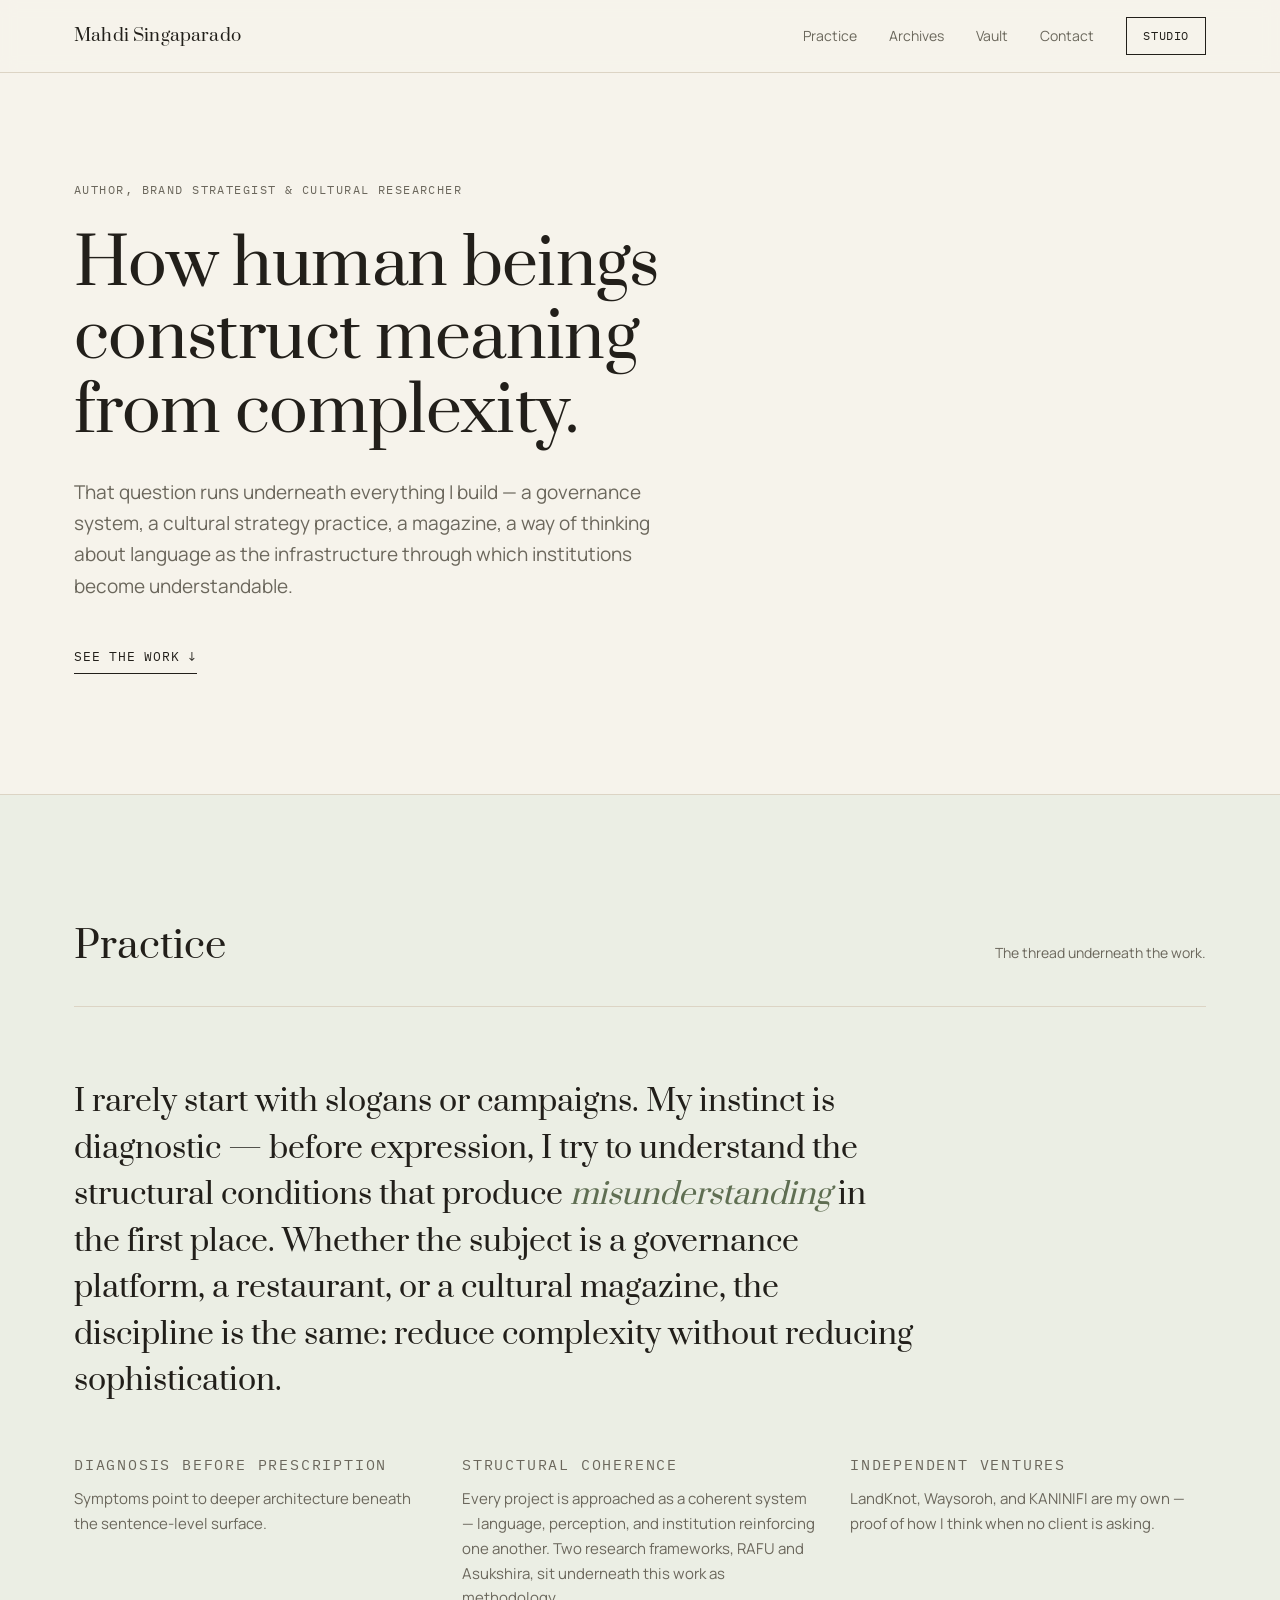
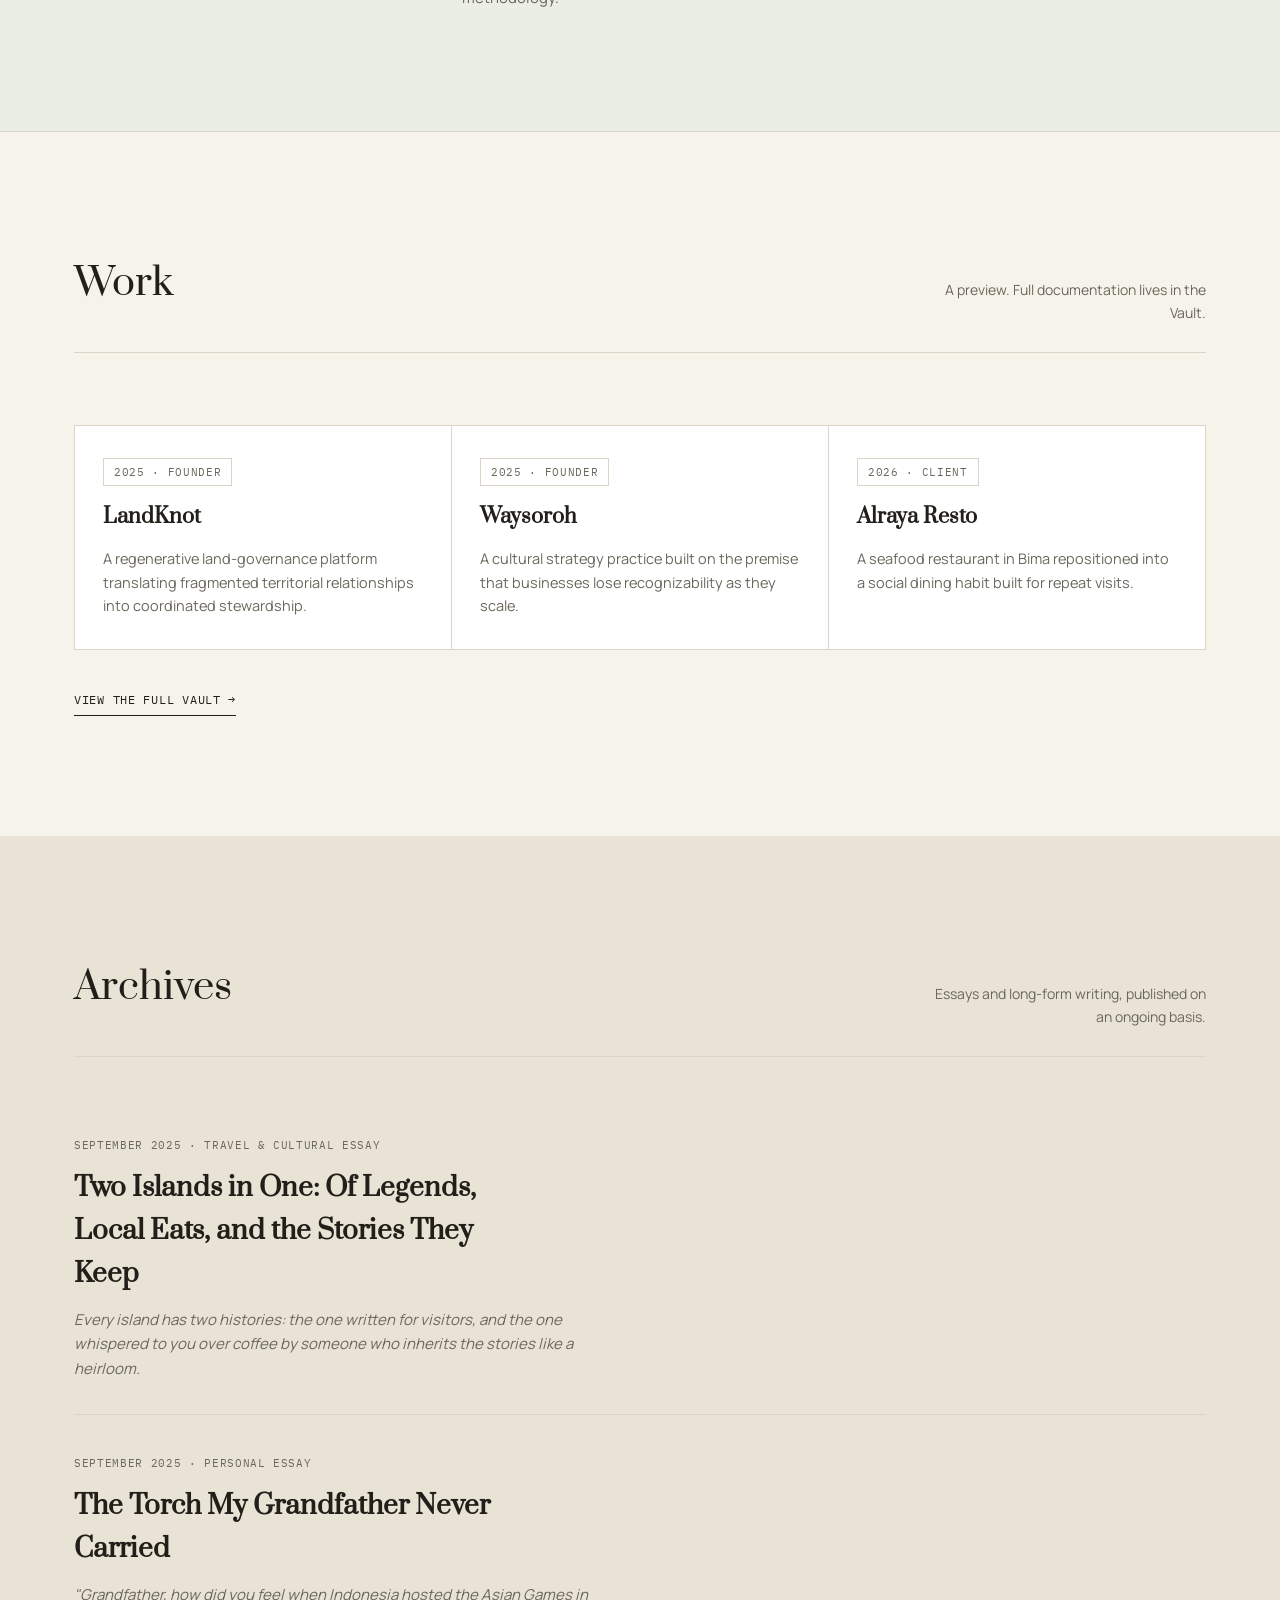
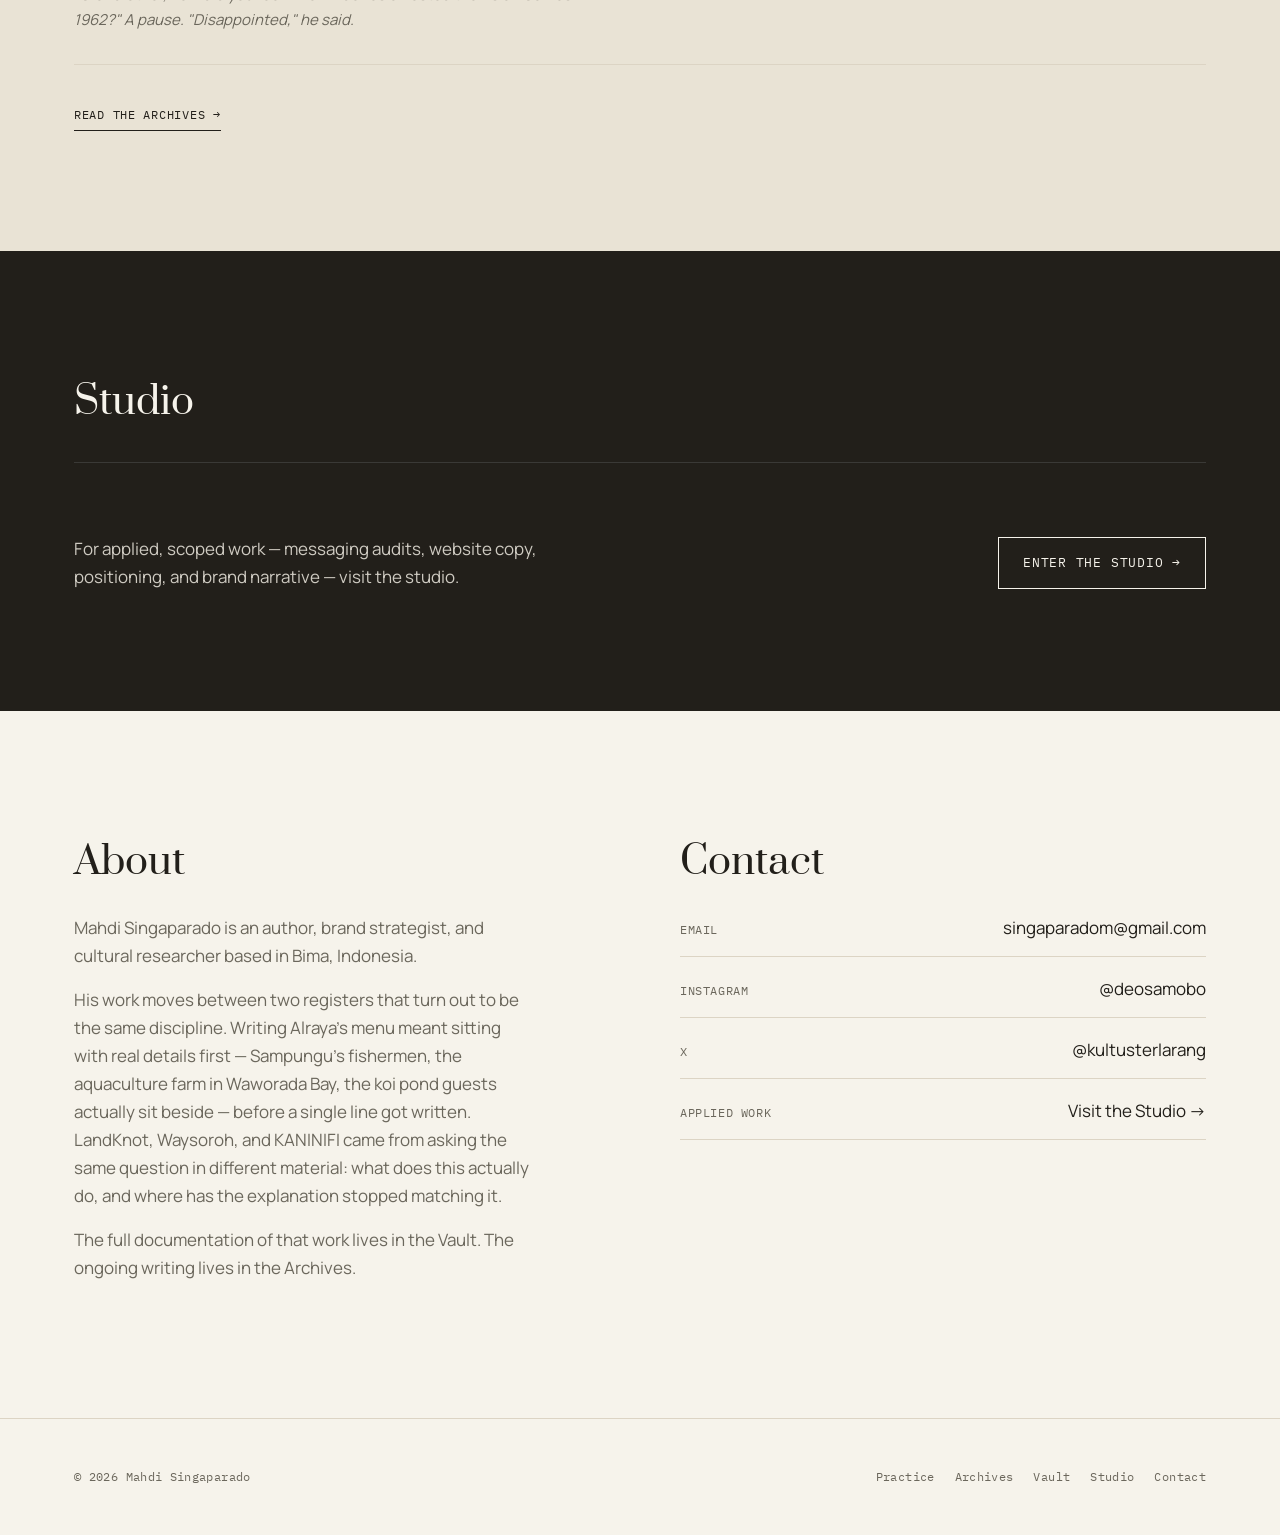
<file: index.html>
<!DOCTYPE html>
<html lang="en">
<head>
<meta charset="UTF-8">
<meta name="viewport" content="width=device-width, initial-scale=1.0">
<title>Mahdi Singaparado</title>
<meta name="description" content="Mahdi Singaparado — Author, Brand Strategist &amp; Cultural Researcher working across language, culture, and institutions. LandKnot, Waysoroh, KANINIFI, and the practice behind them.">

<link rel="preconnect" href="https://fonts.googleapis.com">
<link rel="preconnect" href="https://fonts.gstatic.com" crossorigin>
<link href="https://fonts.googleapis.com/css2?family=Prata&family=Manrope:wght@400;500;600;700&family=IBM+Plex+Mono:wght@400;500&display=swap" rel="stylesheet">
<link rel="stylesheet" href="/shared/shared.css">
<link rel="stylesheet" href="/home.css">
<link rel="icon" type="image/png" sizes="192x192" href="/icon-192.png">
<link rel="icon" type="image/png" sizes="512x512" href="/icon-512.png">
<link rel="apple-touch-icon" href="/icon-192.png">
</head>
<body>

<header>
  <nav class="container">
    <a href="#top" class="nav-name">Mahdi Singaparado</a>
    <button class="nav-toggle" id="navToggle" aria-expanded="false" aria-controls="navLinks">Menu</button>
    <div class="nav-links" id="navLinks">
      <a href="#practice">Practice</a>
      <a href="/archives">Archives</a>
      <a href="/vault">Vault</a>
      <a href="#contact">Contact</a>
      <a href="/studio" class="nav-cta">Studio</a>
    </div>
  </nav>
</header>

<main id="top">

  <!-- HERO -->
  <section class="hero">
    <div class="container">
      <p class="eyebrow hero-eyebrow">Author, Brand Strategist &amp; Cultural Researcher</p>
      <h1>How human beings construct meaning from complexity.</h1>
      <p class="hero-sub">That question runs underneath everything I build — a governance system, a cultural strategy practice, a magazine, a way of thinking about language as the infrastructure through which institutions become understandable.</p>
      <a href="#work" class="hero-cta">See the work ↓</a>
    </div>
  </section>

  <!-- PRACTICE -->
  <section id="practice" class="practice">
    <div class="container">
      <div class="section-head reveal">
        <h2 class="section-title">Practice</h2>
        <p class="section-note">The thread underneath the work.</p>
      </div>
      <p class="practice-text reveal">I rarely start with slogans or campaigns. My instinct is diagnostic — before expression, I try to understand the structural conditions that produce <em>misunderstanding</em> in the first place. Whether the subject is a governance platform, a restaurant, or a cultural magazine, the discipline is the same: reduce complexity without reducing sophistication.</p>

      <div class="practice-list reveal">
        <div class="practice-item">
          <p class="eyebrow">Diagnosis before prescription</p>
          <p>Symptoms point to deeper architecture beneath the sentence-level surface.</p>
        </div>
        <div class="practice-item">
          <p class="eyebrow">Structural coherence</p>
          <p>Every project is approached as a coherent system — language, perception, and institution reinforcing one another. Two research frameworks, RAFU and Asukshira, sit underneath this work as methodology.</p>
        </div>
        <div class="practice-item">
          <p class="eyebrow">Independent ventures</p>
          <p>LandKnot, Waysoroh, and KANINIFI are my own — proof of how I think when no client is asking.</p>
        </div>
      </div>
    </div>
  </section>

  <!-- WORK -->
  <!-- WORK PREVIEW -->
  <section id="work">
    <div class="container">
      <div class="section-head reveal">
        <h2 class="section-title">Work</h2>
        <p class="section-note">A preview. Full documentation lives in the Vault.</p>
      </div>

      <div class="preview-grid reveal">
        <a href="/vault#landknot" class="preview-card">
          <span class="chip">2025 · Founder</span>
          <h3 class="preview-name">LandKnot</h3>
          <p class="preview-line">A regenerative land-governance platform translating fragmented territorial relationships into coordinated stewardship.</p>
        </a>
        <a href="/vault#waysoroh" class="preview-card">
          <span class="chip">2025 · Founder</span>
          <h3 class="preview-name">Waysoroh</h3>
          <p class="preview-line">A cultural strategy practice built on the premise that businesses lose recognizability as they scale.</p>
        </a>
        <a href="/vault#alraya" class="preview-card">
          <span class="chip">2026 · Client</span>
          <h3 class="preview-name">Alraya Resto</h3>
          <p class="preview-line">A seafood restaurant in Bima repositioned into a social dining habit built for repeat visits.</p>
        </a>
      </div>

      <a href="/vault" class="preview-link-out">View the full Vault →</a>
    </div>
  </section>

  <!-- ARCHIVES PREVIEW -->
  <section id="archives-preview" class="tint-stone">
    <div class="container">
      <div class="section-head reveal">
        <h2 class="section-title">Archives</h2>
        <p class="section-note">Essays and long-form writing, published on an ongoing basis.</p>
      </div>

      <div class="archives-preview-list reveal">
        <a href="/archives/two-islands-in-one/" class="archives-preview-item">
          <span class="copy-label">September 2025 · Travel &amp; Cultural Essay</span>
          <h3 class="archives-preview-title">Two Islands in One: Of Legends, Local Eats, and the Stories They Keep</h3>
          <p class="archives-preview-excerpt">Every island has two histories: the one written for visitors, and the one whispered to you over coffee by someone who inherits the stories like a heirloom.</p>
        </a>
        <a href="/archives/the-torch-my-grandfather-never-carried/" class="archives-preview-item">
          <span class="copy-label">September 2025 · Personal Essay</span>
          <h3 class="archives-preview-title">The Torch My Grandfather Never Carried</h3>
          <p class="archives-preview-excerpt">"Grandfather, how did you feel when Indonesia hosted the Asian Games in 1962?" A pause. "Disappointed," he said.</p>
        </a>
      </div>

      <a href="/archives" class="preview-link-out">Read the Archives →</a>
    </div>
  </section>


  <!-- STUDIO LINK-OUT -->
  <section class="studio-band">
    <div class="container">
      <div class="section-head reveal" style="border-color:#3A3936;">
        <h2 class="section-title">Studio</h2>
      </div>
      <div class="studio-band-body reveal">
        <p>For applied, scoped work — messaging audits, website copy, positioning, and brand narrative — visit the studio.</p>
        <a href="/studio" class="studio-band-cta">Enter the Studio →</a>
      </div>
    </div>
  </section>

  <!-- ABOUT + CONTACT -->
  <section id="contact">
    <div class="container">
      <div class="about-contact">

        <div class="reveal">
          <h2 class="section-title" style="margin-bottom:20px;">About</h2>
          <div class="about-text">
            <p>Mahdi Singaparado is an author, brand strategist, and cultural researcher based in Bima, Indonesia.</p>
            <p>His work moves between two registers that turn out to be the same discipline. Writing Alraya's menu meant sitting with real details first — Sampungu's fishermen, the aquaculture farm in Waworada Bay, the koi pond guests actually sit beside — before a single line got written. LandKnot, Waysoroh, and KANINIFI came from asking the same question in different material: what does this actually do, and where has the explanation stopped matching it.</p>
            <p>The full documentation of that work lives in the Vault. The ongoing writing lives in the Archives.</p>
          </div>
        </div>

        <div class="reveal">
          <h2 class="section-title" style="margin-bottom:20px;">Contact</h2>
          <div class="contact-list">
            <a href="mailto:singaparadom@gmail.com" class="contact-row">
              <span class="contact-label">Email</span>
              <span class="contact-value">singaparadom@gmail.com</span>
            </a>
            <a href="https://instagram.com/deosamobo" target="_blank" rel="noopener" class="contact-row">
              <span class="contact-label">Instagram</span>
              <span class="contact-value">@deosamobo</span>
            </a>
            <a href="https://x.com/kultusterlarang" target="_blank" rel="noopener" class="contact-row">
              <span class="contact-label">X</span>
              <span class="contact-value">@kultusterlarang</span>
            </a>
            <a href="/studio" class="contact-row">
              <span class="contact-label">Applied Work</span>
              <span class="contact-value">Visit the Studio →</span>
            </a>
          </div>
        </div>

      </div>
    </div>
  </section>

</main>

<footer>
  <div class="container footer-row">
    <span>© 2026 Mahdi Singaparado</span>
    <div class="footer-links">
      <a href="#practice">Practice</a>
      <a href="/archives">Archives</a>
      <a href="/vault">Vault</a>
      <a href="/studio">Studio</a>
      <a href="#contact">Contact</a>
    </div>
  </div>
</footer>

<script src="/shared/shared.js"></script>
<script src="/home.js"></script>
</body>
</html>
</file>
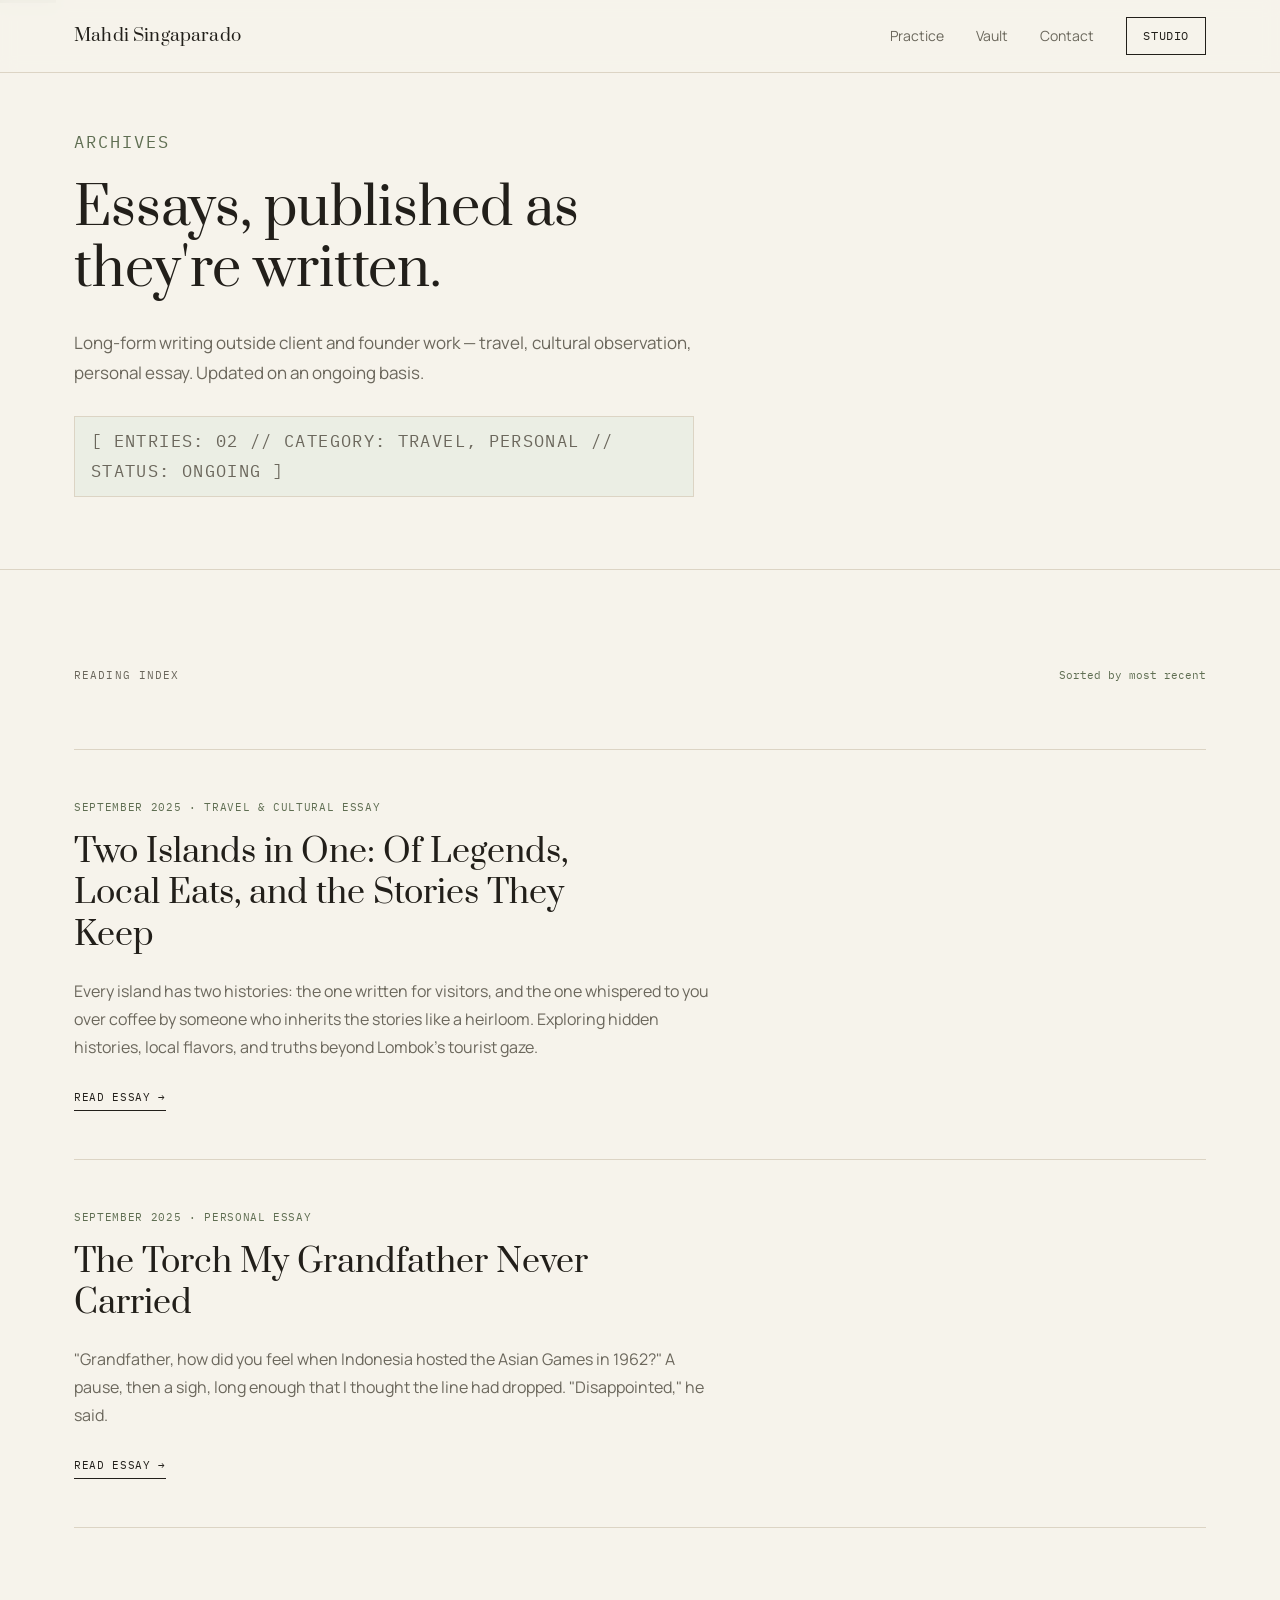
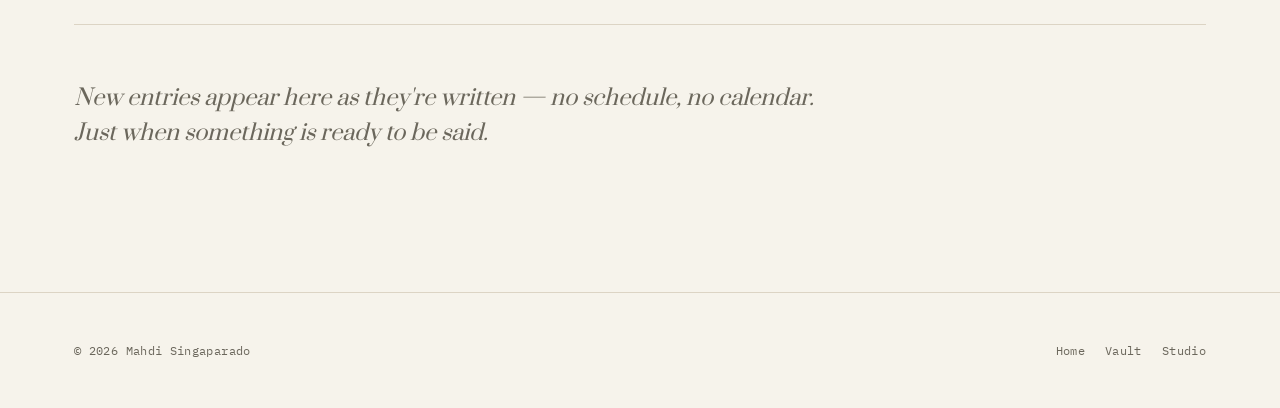
<file: archives/index.html>
<!DOCTYPE html>
<html lang="en">
<head>
<meta charset="UTF-8">
<meta name="viewport" content="width=device-width, initial-scale=1.0">
<title>Archives — Mahdi Singaparado</title>
<meta name="description" content="Essays, travel writing, and personal work by Mahdi Singaparado.">

<link rel="preconnect" href="https://fonts.googleapis.com">
<link rel="preconnect" href="https://fonts.gstatic.com" crossorigin>
<link href="https://fonts.googleapis.com/css2?family=Prata&family=Manrope:wght@400;500;600;700&family=IBM+Plex+Mono:wght@400;500&display=swap" rel="stylesheet">
<link rel="stylesheet" href="/shared/shared.css">

<style>
/* ============================================================
   ARCHIVES — INLINED. Signature accent: sage / moss.
   Editorial index feel — contemplative, essay-driven, unhurried.
   ============================================================ */

.archives-hero {
  padding: 100px 0 72px;
  border-bottom: 1px solid var(--hairline);
  position: relative;
}

.archives-hero::before {
  content: "";
  position: absolute;
  top: 0; left: 0;
  width: 56px;
  height: 3px;
  background: var(--sage);
}

.archives-hero .eyebrow {
  color: var(--moss);
  margin-bottom: 20px;
}

.archives-hero h1 {
  font-family: var(--display);
  font-weight: 400;
  font-size: clamp(34px, 5.5vw, 52px);
  line-height: 1.18;
  max-width: 15ch;
}

.archives-hero p {
  margin-top: 28px;
  max-width: 62ch;
  color: var(--slate);
  font-size: 17px;
  line-height: 1.75;
}

.archives-index-counter {
  margin-top: 40px;
  font-family: var(--mono);
  font-size: 11px;
  letter-spacing: 0.08em;
  text-transform: uppercase;
  color: var(--moss);
  border: 1px solid var(--hairline);
  display: inline-block;
  padding: 10px 16px;
  background: var(--tint-sage);
}

/* ---------- Feed section ---------- */

.archives-feed-section {
  padding: 96px 0 140px;
}

.archives-feed-head {
  display: flex;
  justify-content: space-between;
  align-items: baseline;
  gap: 24px;
  margin-bottom: 64px;
}

.archives-feed-head .feed-label {
  font-family: var(--mono);
  font-size: 11px;
  letter-spacing: 0.1em;
  text-transform: uppercase;
  color: var(--slate);
}

.archives-feed-head .feed-count {
  font-family: var(--mono);
  font-size: 11px;
  color: var(--moss);
}

.feed-list {
  display: flex;
  flex-direction: column;
}

.feed-item {
  display: block;
  padding: 48px 0;
  border-top: 1px solid var(--hairline);
  position: relative;
  transition: padding-left 0.3s ease;
}

.feed-list a:last-child { border-bottom: 1px solid var(--hairline); }

.feed-item::before {
  content: "";
  position: absolute;
  left: -24px;
  top: 48px;
  width: 3px;
  height: 0;
  background: var(--sage);
  transition: height 0.3s ease;
}

.feed-item:hover::before { height: calc(100% - 48px); }
.feed-item:hover { padding-left: 12px; }

.feed-meta {
  display: block;
  font-family: var(--mono);
  font-size: 11px;
  letter-spacing: 0.06em;
  text-transform: uppercase;
  color: var(--moss);
  margin-bottom: 16px;
}

.feed-title {
  font-family: var(--display);
  font-weight: 400;
  font-size: clamp(24px, 3.2vw, 32px);
  line-height: 1.3;
  max-width: 26ch;
  margin-bottom: 20px;
  transition: color 0.2s ease;
}

.feed-item:hover .feed-title { color: var(--moss); }

.feed-excerpt {
  font-size: 16px;
  color: var(--slate);
  line-height: 1.75;
  max-width: 64ch;
  margin-bottom: 20px;
}

.feed-read-more {
  font-family: var(--mono);
  font-size: 11px;
  letter-spacing: 0.06em;
  text-transform: uppercase;
  color: var(--ink);
  border-bottom: 1px solid var(--ink);
  display: inline-block;
  padding-bottom: 4px;
  transition: color 0.2s ease, border-color 0.2s ease;
}

.feed-item:hover .feed-read-more {
  color: var(--moss);
  border-color: var(--moss);
}

/* ---------- Closing note ---------- */

.archives-closing {
  margin-top: 96px;
  padding-top: 56px;
  border-top: 1px solid var(--hairline);
}

.archives-closing p {
  font-family: var(--display);
  font-style: italic;
  font-size: clamp(18px, 2.2vw, 22px);
  color: var(--slate);
  max-width: 52ch;
  line-height: 1.6;
}
</style>
</head>
<body>

<header>
  <nav class="container">
    <a href="/" class="nav-name">Mahdi Singaparado</a>
    <button class="nav-toggle" id="navToggle" aria-expanded="false" aria-controls="navLinks">Menu</button>
    <div class="nav-links" id="navLinks">
      <a href="/#practice">Practice</a>
      <a href="/vault">Vault</a>
      <a href="/#contact">Contact</a>
      <a href="/studio" class="nav-cta">Studio</a>
    </div>
  </nav>
</header>

<main>
  <section class="archives-hero">
    <div class="container">
      <p class="eyebrow">Archives</p>
      <h1>Essays, published as they're written.</h1>
      <p>Long-form writing outside client and founder work — travel, cultural observation, personal essay. Updated on an ongoing basis.</p>
      <p class="archives-index-counter">[ ENTRIES: 02 // CATEGORY: TRAVEL, PERSONAL // STATUS: ONGOING ]</p>
    </div>
  </section>

  <section class="archives-feed-section">
    <div class="container">

      <div class="archives-feed-head">
        <span class="feed-label">Reading Index</span>
        <span class="feed-count">Sorted by most recent</span>
      </div>

      <div class="feed-list">

        <a href="/archives/two-islands-in-one/" class="feed-item reveal">
          <span class="feed-meta">September 2025 · Travel &amp; Cultural Essay</span>
          <h2 class="feed-title">Two Islands in One: Of Legends, Local Eats, and the Stories They Keep</h2>
          <p class="feed-excerpt">Every island has two histories: the one written for visitors, and the one whispered to you over coffee by someone who inherits the stories like a heirloom. Exploring hidden histories, local flavors, and truths beyond Lombok's tourist gaze.</p>
          <span class="feed-read-more">Read Essay →</span>
        </a>

        <a href="/archives/the-torch-my-grandfather-never-carried/" class="feed-item reveal">
          <span class="feed-meta">September 2025 · Personal Essay</span>
          <h2 class="feed-title">The Torch My Grandfather Never Carried</h2>
          <p class="feed-excerpt">"Grandfather, how did you feel when Indonesia hosted the Asian Games in 1962?" A pause, then a sigh, long enough that I thought the line had dropped. "Disappointed," he said.</p>
          <span class="feed-read-more">Read Essay →</span>
        </a>

      </div>

      <div class="archives-closing reveal">
        <p>New entries appear here as they're written — no schedule, no calendar. Just when something is ready to be said.</p>
      </div>

    </div>
  </section>
</main>

<footer>
  <div class="container footer-row">
    <span>© 2026 Mahdi Singaparado</span>
    <div class="footer-links">
      <a href="/">Home</a>
      <a href="/vault">Vault</a>
      <a href="/studio">Studio</a>
    </div>
  </div>
</footer>

<script src="/shared/shared.js"></script>
</body>
</html>
</file>
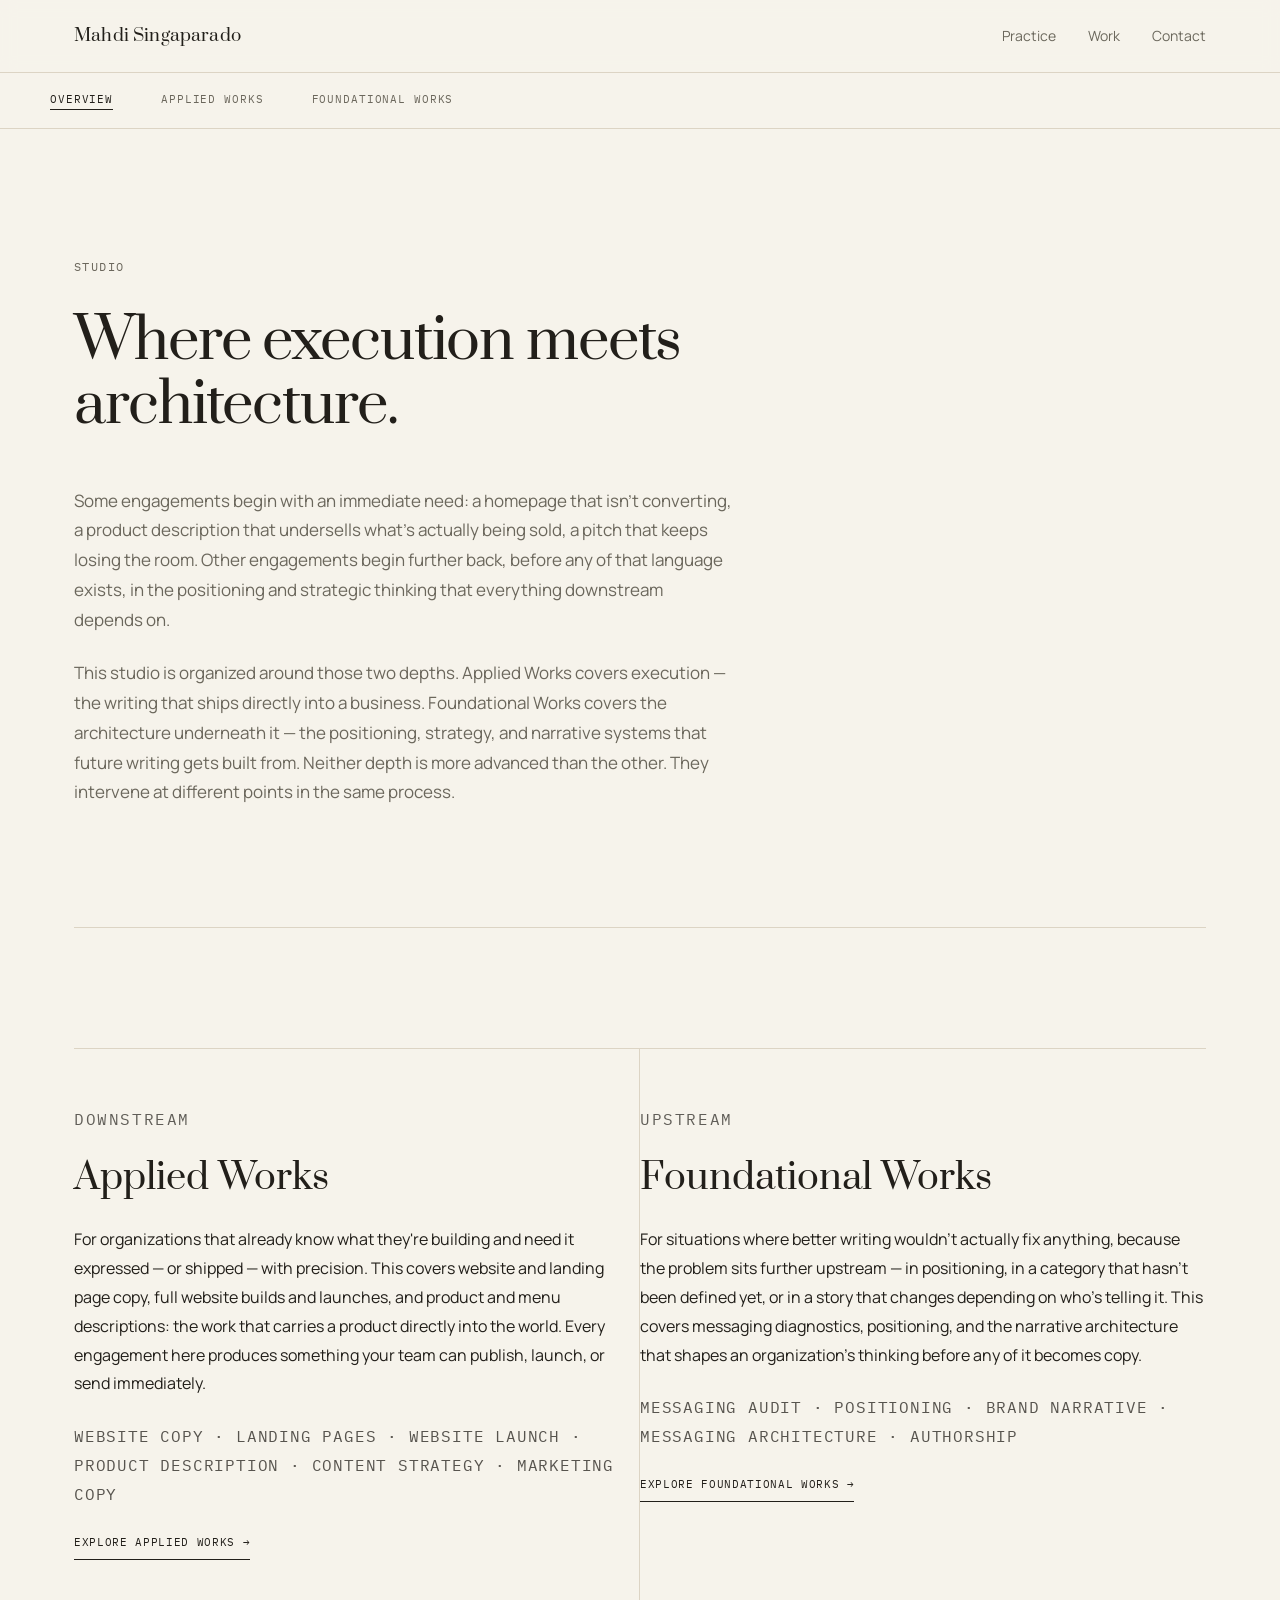
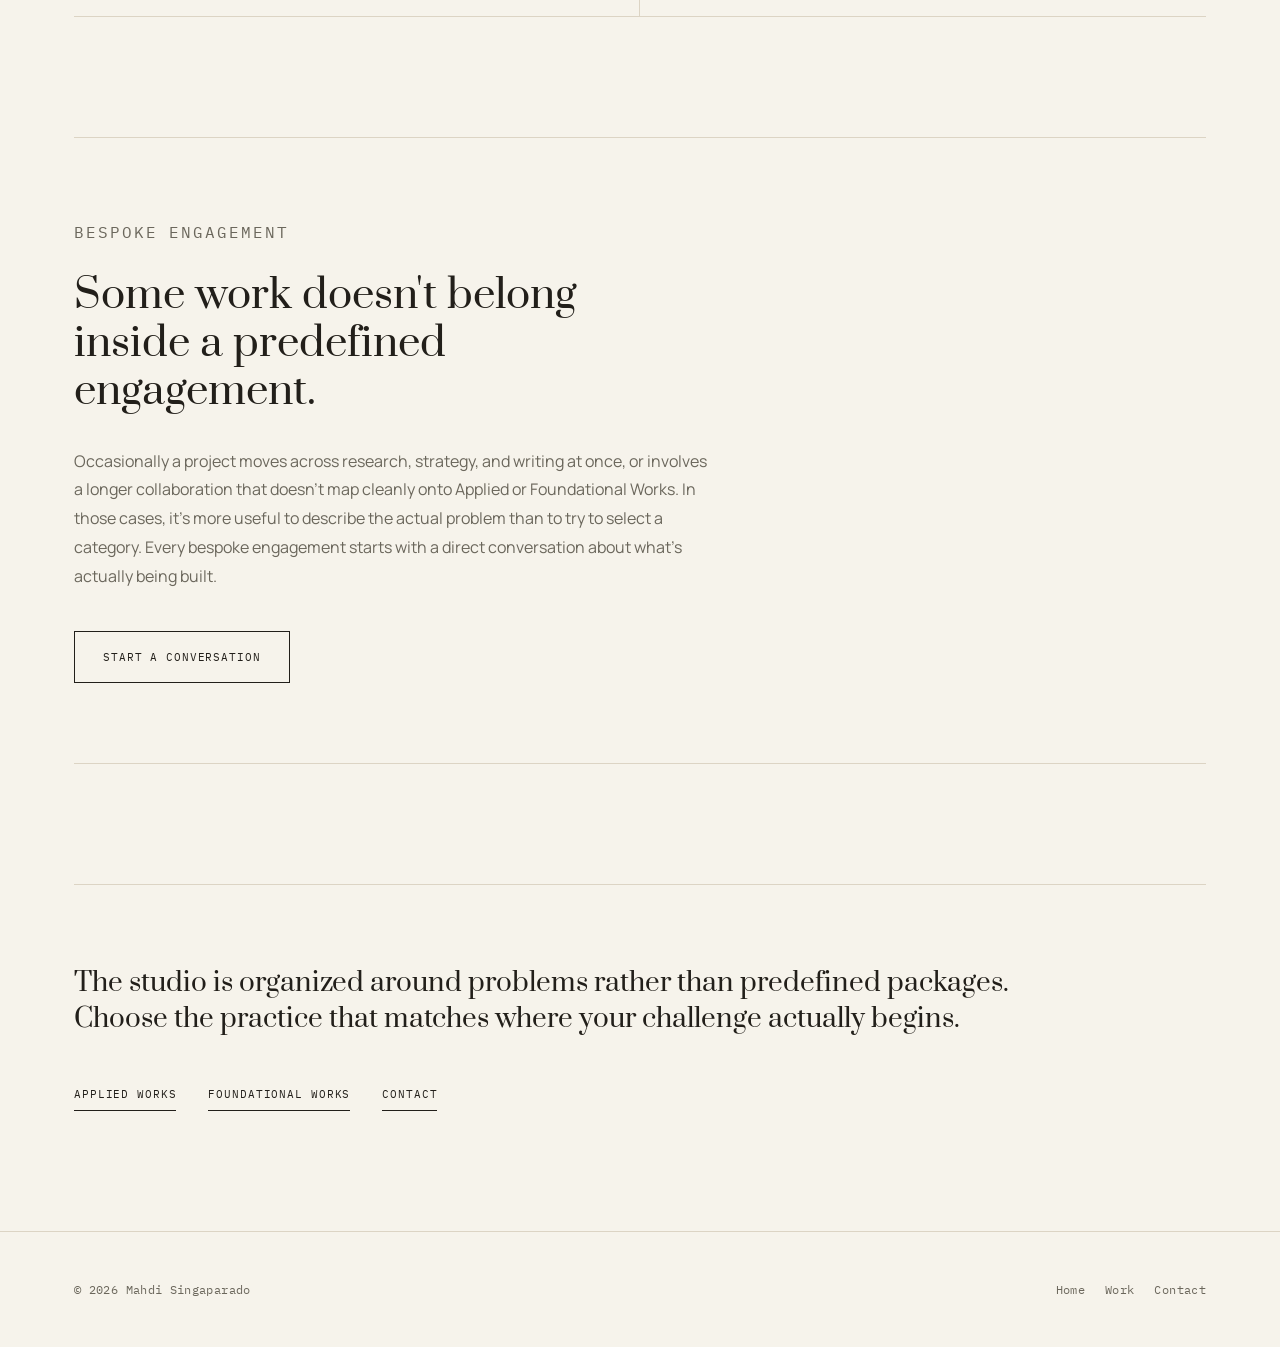
<file: studio/index.html>
<!DOCTYPE html>
<html lang="en">
<head>
<meta charset="UTF-8">
<meta name="viewport" content="width=device-width, initial-scale=1.0">
<title>Studio — Mahdi Singaparado</title>
<meta name="description" content="Applied Works and Foundational Works — the two depths of engagement inside the studio of Mahdi Singaparado.">

<link rel="preconnect" href="https://fonts.googleapis.com">
<link rel="preconnect" href="https://fonts.gstatic.com" crossorigin>
<link href="https://fonts.googleapis.com/css2?family=Prata&family=Manrope:wght@400;500;600;700&family=IBM+Plex+Mono:wght@400;500&display=swap" rel="stylesheet">
<link rel="stylesheet" href="/shared/shared.css">

<style>
/* ============================================================
   STUDIO — INLINED. No external file. No path resolution.
   No cache-busting needed. This IS the page.
   ============================================================ */

.studio-view { display: none; }
.studio-view.active { display: block; }

.studio-subnav {
  position: sticky;
  top: 72px;
  z-index: 90;
  background: var(--paper);
  border-bottom: 1px solid var(--hairline);
  backdrop-filter: none;
}

.studio-subnav-inner {
  display: flex;
  gap: 48px;
  height: 56px;
  align-items: center;
  overflow-x: auto;
  padding: 0;
}

.studio-tab {
  font-family: var(--mono);
  font-size: 11px;
  letter-spacing: 0.08em;
  text-transform: uppercase;
  color: var(--slate);
  white-space: nowrap;
  padding: 0;
  border-bottom: 1px solid transparent;
  transition: color 0.2s ease, border-color 0.2s ease;
}

.studio-tab:hover { color: var(--ink); }

.studio-tab.is-current {
  color: var(--ink);
  border-bottom: 1px solid var(--ink);
}

.studio-hero {
  padding: 80px 0 120px;
  border-bottom: 1px solid var(--hairline);
}

.studio-hero h1 {
  font-family: var(--display);
  font-weight: 400;
  font-size: clamp(36px, 6vw, 56px);
  line-height: 1.15;
  max-width: 16ch;
  margin-top: 32px;
  letter-spacing: -0.02em;
}

.studio-hero-body {
  margin-top: 48px;
  max-width: 66ch;
}

.studio-hero-body p {
  font-size: 17px;
  color: var(--slate);
  line-height: 1.75;
  margin-bottom: 24px;
}

.studio-hero-body p:last-child { margin-bottom: 0; }

.panel-grid {
  display: grid;
  grid-template-columns: 1fr 1fr;
  gap: 0;
  background: transparent;
  border-top: 1px solid var(--hairline);
  border-bottom: 1px solid var(--hairline);
  margin-top: 120px;
}

@media (max-width: 800px) {
  .panel-grid { grid-template-columns: 1fr; }
}

.panel {
  padding: 56px 0;
  display: flex;
  flex-direction: column;
  background: transparent;
  border-right: 1px solid var(--hairline);
}

.panel:last-child { border-right: none; }

@media (max-width: 800px) {
  .panel {
    border-right: none;
    border-bottom: 1px solid var(--hairline);
  }
  .panel:last-child { border-bottom: none; }
}

.panel-label {
  font-family: var(--mono);
  font-size: 10px;
  letter-spacing: 0.1em;
  text-transform: uppercase;
  color: var(--slate);
  margin-bottom: 20px;
  opacity: 0.7;
}

.panel-name {
  font-family: var(--display);
  font-size: clamp(28px, 4vw, 36px);
  line-height: 1.1;
  margin-bottom: 28px;
  font-weight: 400;
}

.panel p {
  color: var(--ink);
  font-size: 16px;
  line-height: 1.8;
  margin-bottom: 24px;
}

.panel-capabilities {
  font-family: var(--mono);
  font-size: 11px;
  letter-spacing: 0.05em;
  color: var(--slate);
  margin-bottom: 40px;
  line-height: 1.8;
  text-transform: uppercase;
  opacity: 0.75;
}

.panel-link {
  font-family: var(--mono);
  font-size: 11px;
  letter-spacing: 0.06em;
  text-transform: uppercase;
  align-self: flex-start;
  color: var(--ink);
  padding-bottom: 8px;
  border-bottom: 1px solid var(--ink);
  transition: opacity 0.2s ease;
}

.panel-link:hover { opacity: 0.65; }

.bespoke-card {
  border-top: 1px solid var(--hairline);
  border-bottom: 1px solid var(--hairline);
  padding: 80px 0;
  margin-top: 120px;
}

.bespoke-card p.eyebrow { margin-bottom: 24px; }

.bespoke-card h2 {
  font-family: var(--display);
  font-weight: 400;
  font-size: clamp(28px, 4vw, 40px);
  line-height: 1.2;
  margin: 0 0 32px;
  max-width: 18ch;
}

.bespoke-card p {
  color: var(--slate);
  font-size: 16px;
  line-height: 1.8;
  max-width: 64ch;
  margin-bottom: 40px;
}

.bespoke-button {
  display: inline-block;
  font-family: var(--mono);
  font-size: 11px;
  letter-spacing: 0.08em;
  text-transform: uppercase;
  color: var(--ink);
  background: transparent;
  border: 1px solid var(--ink);
  padding: 16px 28px;
  transition: all 0.2s ease;
}

.bespoke-button:hover { background: var(--ink); color: var(--paper); }

.studio-closing {
  margin-top: 120px;
  padding-top: 80px;
  border-top: 1px solid var(--hairline);
}

.studio-closing p {
  font-family: var(--display);
  font-size: clamp(20px, 3vw, 26px);
  line-height: 1.4;
  color: var(--ink);
  max-width: 56ch;
  margin-bottom: 48px;
  font-weight: 400;
}

.studio-closing-links {
  display: flex;
  gap: 32px;
  flex-wrap: wrap;
}

.studio-closing-links a {
  font-family: var(--mono);
  font-size: 11px;
  letter-spacing: 0.08em;
  text-transform: uppercase;
  color: var(--ink);
  border-bottom: 1px solid var(--ink);
  padding-bottom: 6px;
  transition: color 0.2s ease, border-color 0.2s ease;
}

.studio-closing-links a:hover { color: var(--slate); border-color: var(--slate); }

.view-header {
  padding: 80px 0 80px;
  border-bottom: 1px solid var(--hairline);
  margin-bottom: 120px;
}

.view-header h1 {
  font-family: var(--display);
  font-weight: 400;
  font-size: clamp(36px, 5vw, 50px);
  line-height: 1.1;
  max-width: 18ch;
  margin-top: 28px;
  letter-spacing: -0.02em;
}

.view-intro { margin-top: 48px; max-width: 68ch; }

.view-intro p {
  font-size: 17px;
  color: var(--slate);
  line-height: 1.75;
  margin-bottom: 20px;
}

.service-block {
  padding: 80px 0;
  border-bottom: 1px solid var(--hairline);
  margin-bottom: 80px;
}

.service-block:last-of-type { border-bottom: none; margin-bottom: 0; }

.service-block::before {
  content: attr(data-service-meta);
  display: block;
  font-family: var(--mono);
  font-size: 9px;
  letter-spacing: 0.12em;
  text-transform: uppercase;
  color: var(--slate);
  margin-bottom: 32px;
  opacity: 0.6;
}

.service-index {
  font-family: var(--display);
  font-size: clamp(40px, 5vw, 56px);
  line-height: 1;
  margin-bottom: 32px;
  opacity: 0.3;
}

.service-name {
  font-family: var(--display);
  font-size: clamp(28px, 4vw, 36px);
  line-height: 1.15;
  margin-bottom: 32px;
  font-weight: 400;
  max-width: 20ch;
}

.service-block p {
  font-size: 16px;
  color: var(--ink);
  line-height: 1.8;
  max-width: 68ch;
  margin-bottom: 32px;
}

.service-deliverables {
  list-style: none;
  margin: 0 0 40px;
  padding: 32px 0 0;
  display: grid;
  gap: 20px;
  border-top: 1px solid var(--hairline);
}

.service-deliverables li {
  font-size: 15px;
  color: var(--ink);
  line-height: 1.7;
  max-width: 64ch;
}

.service-deliverables strong {
  font-weight: 600;
  display: block;
  margin-bottom: 6px;
}

.service-footer {
  display: grid;
  grid-template-columns: 1fr auto;
  gap: 32px;
  align-items: flex-start;
  padding-top: 32px;
  border-top: 1px solid var(--hairline);
}

.service-price {
  font-family: var(--mono);
  font-size: 11px;
  letter-spacing: 0.05em;
  color: var(--slate);
  text-transform: uppercase;
  line-height: 1.6;
}

.service-cta {
  font-family: var(--mono);
  font-size: 11px;
  letter-spacing: 0.08em;
  text-transform: uppercase;
  color: var(--ink);
  border: 1px solid var(--ink);
  padding: 14px 24px;
  white-space: nowrap;
  transition: all 0.2s ease;
  background: transparent;
}

.service-cta:hover { background: var(--ink); color: var(--paper); }

.engagement-note {
  margin-top: 120px;
  padding-top: 80px;
  border-top: 1px solid var(--hairline);
}

.engagement-note p {
  font-size: 16px;
  color: var(--slate);
  line-height: 1.8;
  max-width: 68ch;
}
</style>
</head>
<body>

<header>
  <nav class="container">
    <a href="/" class="nav-name">Mahdi Singaparado</a>
    <button class="nav-toggle" id="navToggle" aria-expanded="false" aria-controls="navLinks">Menu</button>
    <div class="nav-links" id="navLinks">
      <a href="/#practice">Practice</a>
      <a href="/#work">Work</a>
      <a href="/#contact">Contact</a>
    </div>
  </nav>
</header>

<div class="studio-subnav">
  <div class="container studio-subnav-inner">
    <a href="#" class="studio-tab is-current" data-view-link="studio-home">Overview</a>
    <a href="#" class="studio-tab" data-view-link="applied">Applied Works</a>
    <a href="#" class="studio-tab" data-view-link="foundational">Foundational Works</a>
  </div>
</div>

<main>

  <!-- ============ STUDIO HOME ============ -->
  <section id="studio-home" class="studio-view active">
    <div class="container">

      <div class="studio-hero">
        <p class="eyebrow">Studio</p>
        <h1>Where execution meets architecture.</h1>
        <div class="studio-hero-body">
          <p>Some engagements begin with an immediate need: a homepage that isn't converting, a product description that undersells what's actually being sold, a pitch that keeps losing the room. Other engagements begin further back, before any of that language exists, in the positioning and strategic thinking that everything downstream depends on.</p>
          <p>This studio is organized around those two depths. Applied Works covers execution — the writing that ships directly into a business. Foundational Works covers the architecture underneath it — the positioning, strategy, and narrative systems that future writing gets built from. Neither depth is more advanced than the other. They intervene at different points in the same process.</p>
        </div>
      </div>

      <div class="panel-grid reveal">
        <div class="panel">
          <p class="panel-label">Downstream</p>
          <h2 class="panel-name">Applied Works</h2>
          <p>For organizations that already know what they're building and need it expressed — or shipped — with precision. This covers website and landing page copy, full website builds and launches, and product and menu descriptions: the work that carries a product directly into the world. Every engagement here produces something your team can publish, launch, or send immediately.</p>
          <p class="panel-capabilities">Website Copy · Landing Pages · Website Launch · Product Description · Content Strategy · Marketing Copy</p>
          <a href="#" class="panel-link" data-view-link="applied">Explore Applied Works →</a>
        </div>
        <div class="panel">
          <p class="panel-label">Upstream</p>
          <h2 class="panel-name">Foundational Works</h2>
          <p>For situations where better writing wouldn't actually fix anything, because the problem sits further upstream — in positioning, in a category that hasn't been defined yet, or in a story that changes depending on who's telling it. This covers messaging diagnostics, positioning, and the narrative architecture that shapes an organization's thinking before any of it becomes copy.</p>
          <p class="panel-capabilities">Messaging Audit · Positioning · Brand Narrative · Messaging Architecture · Authorship</p>
          <a href="#" class="panel-link" data-view-link="foundational">Explore Foundational Works →</a>
        </div>
      </div>

      <div class="bespoke-card reveal">
        <p class="eyebrow">Bespoke Engagement</p>
        <h2>Some work doesn't belong inside a predefined engagement.</h2>
        <p>Occasionally a project moves across research, strategy, and writing at once, or involves a longer collaboration that doesn't map cleanly onto Applied or Foundational Works. In those cases, it's more useful to describe the actual problem than to try to select a category. Every bespoke engagement starts with a direct conversation about what's actually being built.</p>
        <a href="mailto:singaparadom@gmail.com?subject=Bespoke%20Engagement" class="bespoke-button">Start a Conversation</a>
      </div>

      <div class="studio-closing reveal">
        <p>The studio is organized around problems rather than predefined packages. Choose the practice that matches where your challenge actually begins.</p>
        <div class="studio-closing-links">
          <a href="#" data-view-link="applied">Applied Works</a>
          <a href="#" data-view-link="foundational">Foundational Works</a>
          <a href="mailto:singaparadom@gmail.com">Contact</a>
        </div>
      </div>

    </div>
  </section>

  <!-- ============ APPLIED WORKS ============ -->
  <section id="applied" class="studio-view view-applied">
    <div class="container">

      <div class="view-header">
        <p class="eyebrow">Applied Works · Downstream</p>
        <h1>Execution for products already in motion.</h1>
        <div class="view-intro">
          <p>Applied Works assumes the thinking already exists. The strategy is set, the product is real, and what's missing is either language sharp enough to carry it into a browser tab, a menu, or a product page — or a working site to put that language on in the first place. These engagements move quickly because they don't start from zero — they start from what's already true about the business and either say it well or ship it.</p>
        </div>
      </div>

      <div class="service-block reveal" data-service-meta="Service 01 · Copywriting · Execution">
        <div class="service-index">01</div>
        <h2 class="service-name">Website &amp; Landing Page Copy</h2>
        <p>A homepage rarely underperforms because of bad sentences alone. More often, the page has accumulated decisions over time — a feature added here, a headline changed there — until the structure of the story stops holding together, even when each individual line reads fine on its own. This engagement rebuilds that structure from a single narrative logic, so every section earns the attention of the one that follows it instead of repeating what came before.</p>
        <ul class="service-deliverables">
          <li><strong>Full page rewrite</strong> — homepage or landing page, hero to CTA.</li>
          <li><strong>Headline system</strong> — three to five directions, each built around a different angle a buyer might already believe.</li>
          <li><strong>One revision round</strong> — built in, based on your specific pushback after the first draft lands.</li>
        </ul>
        <div class="service-footer">
          <span class="service-price">$1,500–4,000 · 1–2 weeks</span>
          <a href="/work-with-me/website-copy" class="service-cta">Start →</a>
        </div>
      </div>

      <div class="service-block reveal" data-service-meta="Service 02 · Copywriting · Execution">
        <div class="service-index">02</div>
        <h2 class="service-name">Product &amp; Menu Description Writing</h2>
        <p>A product without the right words sits in a catalog waiting to be scrolled past. This is the same work behind Alraya — turning a plate of grilled fish into something someone wants before they've tasted it. The method stays sensory and specific: a real detail about sourcing, preparation, or material, rather than an adjective borrowed from every other listing nearby.</p>
        <ul class="service-deliverables">
          <li><strong>Up to 10 descriptions</strong> — each grounded in a real detail rather than a generic superlative.</li>
          <li><strong>One overarching line</strong> — a single thread tying the full catalog together.</li>
          <li><strong>Tone note</strong> — a short reference so future additions can match without hiring again.</li>
        </ul>
        <div class="service-footer">
          <span class="service-price">$450–1,200 · 3–5 days</span>
          <a href="/work-with-me/product-description" class="service-cta">Start →</a>
        </div>
      </div>

      <div class="service-block reveal" data-service-meta="Service 03 · Build &amp; Deploy · Execution">
        <div class="service-index">03</div>
        <h2 class="service-name">Website Launch</h2>
        <p>Some businesses don't have a website with weak copy — they have no website at all, or one that's effectively invisible to the people searching for them. This engagement closes that gap directly: a working site, built and shipped on your own domain, structured so that both visitors and search engines can find and understand it. It's the fastest route from having no credible presence online to having one that holds up the moment someone looks you up.</p>
        <ul class="service-deliverables">
          <li><strong>Built &amp; deployed site</strong> — up to five pages, responsive, live on your own domain.</li>
          <li><strong>Search setup</strong> — Google Search Console verification, sitemap submission, core metadata and technical SEO on every page.</li>
          <li><strong>14 days of post-launch fixes</strong> — covering anything that breaks or needs adjusting after going live.</li>
        </ul>
        <div class="service-footer">
          <span class="service-price">$600–1,800 · 5–7 days</span>
          <a href="/work-with-me/website-launch" class="service-cta">Start →</a>
        </div>
      </div>

      <div class="engagement-note reveal">
        <p>Every Applied Works engagement begins with a short conversation about what already exists — the product, the audience, and whatever language is currently in place. Scope and price are confirmed before anything is billed.</p>
      </div>

    </div>
  </section>

  <!-- ============ FOUNDATIONAL WORKS ============ -->
  <section id="foundational" class="studio-view view-foundational">
    <div class="container">

      <div class="view-header">
        <p class="eyebrow">Foundational Works · Upstream</p>
        <h1>The architecture that shapes everything downstream.</h1>
        <div class="view-intro">
          <p>Some communication problems can't be solved by rewriting a page, because the page was never really the problem. The confusion sits further back — in a positioning that never got decided, or a story that changes depending on who inside the company is telling it. Foundational Works addresses that layer directly, before any copy gets written, so that everything produced afterward comes from the same coherent source.</p>
        </div>
      </div>

      <div class="service-block reveal" data-service-meta="Service 01 · Audit · Architecture">
        <div class="service-index">01</div>
        <h2 class="service-name">Messaging Audit</h2>
        <p>Somewhere between what's actually been built and how people perceive it, a signal gets lost. This engagement finds exactly where that thread snaps — reading a homepage, a pitch deck, or a product page the way a buyer encounters it cold, with no context and a finger already hovering over the back button, to map every point where real authority gets buried under predictable phrasing.</p>
        <ul class="service-deliverables">
          <li><strong>Friction map</strong> — line-by-line audit of your homepage, pitch, or product pages.</li>
          <li><strong>Five-second read test</strong> — what a stranger actually understands, cold.</li>
          <li><strong>Priority fix list</strong> — ranked by how much clarity each line recovers.</li>
        </ul>
        <div class="service-footer">
          <span class="service-price">$350–650 · 3–5 days</span>
          <a href="/work-with-me/messaging-audit" class="service-cta">Start →</a>
        </div>
      </div>

      <div class="service-block reveal" data-service-meta="Service 02 · Strategy · Architecture">
        <div class="service-index">02</div>
        <h2 class="service-name">Product Positioning</h2>
        <p>When a team gives a different answer every time someone asks what they do, the issue usually isn't a lack of words — it's that the actual position has never been pinned down. This engagement sits inside that gap and finds the one sentence the product has been circling without landing on, then builds the language that lets the whole team say it identically, without softening it.</p>
        <ul class="service-deliverables">
          <li><strong>Positioning statement</strong> — one sentence, stress-tested against real objections.</li>
          <li><strong>Buyer language map</strong> — the words your buyers already use, redirected back at them.</li>
          <li><strong>Competitive contrast</strong> — what you're not, so what you are stops needing explaining.</li>
        </ul>
        <div class="service-footer">
          <span class="service-price">$2,500–6,000 · 2–3 weeks</span>
          <a href="/work-with-me/positioning" class="service-cta">Start →</a>
        </div>
      </div>

      <div class="service-block reveal" data-service-meta="Service 03 · Strategy · Architecture">
        <div class="service-index">03</div>
        <h2 class="service-name">Brand Narrative &amp; Messaging Systems</h2>
        <p>Past a certain point, one good headline stops being enough, because every touchpoint needs to say the same thing without being rewritten from scratch each time. This engagement builds the underlying narrative architecture — the story, the voice, and the rules governing both — so future copy gets produced from one coherent source instead of reinvented per channel.</p>
        <ul class="service-deliverables">
          <li><strong>Narrative &amp; voice document</strong> — with real examples of what fits and what doesn't.</li>
          <li><strong>Applied copy set</strong> — across your priority touchpoints, site to deck to campaign.</li>
          <li><strong>Direct consultation</strong> — available throughout delivery.</li>
        </ul>
        <div class="service-footer">
          <span class="service-price">$5,000–15,000 · 4–6 weeks</span>
          <a href="/work-with-me/brand-narrative" class="service-cta">Start →</a>
        </div>
      </div>

      <div class="engagement-note reveal">
        <p>Foundational engagements begin with a longer initial conversation, since the goal is to correctly diagnose where the problem actually lives before any scope gets fixed. Some conversations that start here end up needing only an Applied Works engagement — that's a fine outcome too.</p>
      </div>

    </div>
  </section>

</main>

<footer>
  <div class="container footer-row">
    <span>© 2026 Mahdi Singaparado</span>
    <div class="footer-links">
      <a href="/">Home</a>
      <a href="/#work">Work</a>
      <a href="/#contact">Contact</a>
    </div>
  </div>
</footer>

<script src="/shared/shared.js"></script>
<script>
// STUDIO — INLINED. Same reason as the CSS: no external file, no path bug possible.
(function () {
  var VIEWS = ['studio-home', 'applied', 'foundational'];
  var TITLES = {
    'studio-home': 'Studio — Mahdi Singaparado',
    'applied': 'Applied Works — Studio — Mahdi Singaparado',
    'foundational': 'Foundational Works — Studio — Mahdi Singaparado'
  };

  function showView(id, push) {
    if (VIEWS.indexOf(id) === -1) id = 'studio-home';

    VIEWS.forEach(function (v) {
      var el = document.getElementById(v);
      if (el) el.classList.toggle('active', v === id);
    });

    document.querySelectorAll('[data-view-link]').forEach(function (a) {
      a.classList.toggle('is-current', a.getAttribute('data-view-link') === id);
    });

    document.title = TITLES[id];
    window.scrollTo({ top: 0, behavior: 'smooth' });

    if (push) {
      var hash = id === 'studio-home' ? '' : ('#' + id);
      history.pushState({ view: id }, '', '/studio' + hash);
    }

    if (typeof initReveal === 'function') {
      var el2 = document.getElementById(id);
      if (el2) initReveal(el2);
    }
  }

  document.querySelectorAll('[data-view-link]').forEach(function (a) {
    a.addEventListener('click', function (e) {
      e.preventDefault();
      showView(a.getAttribute('data-view-link'), true);
    });
  });

  window.addEventListener('popstate', function (e) {
    var id = (e.state && e.state.view) || (location.hash ? location.hash.slice(1) : 'studio-home');
    showView(id, false);
  });

  var initial = location.hash ? location.hash.slice(1) : 'studio-home';
  showView(initial, false);
})();
</script>
</body>
</html>
</file>
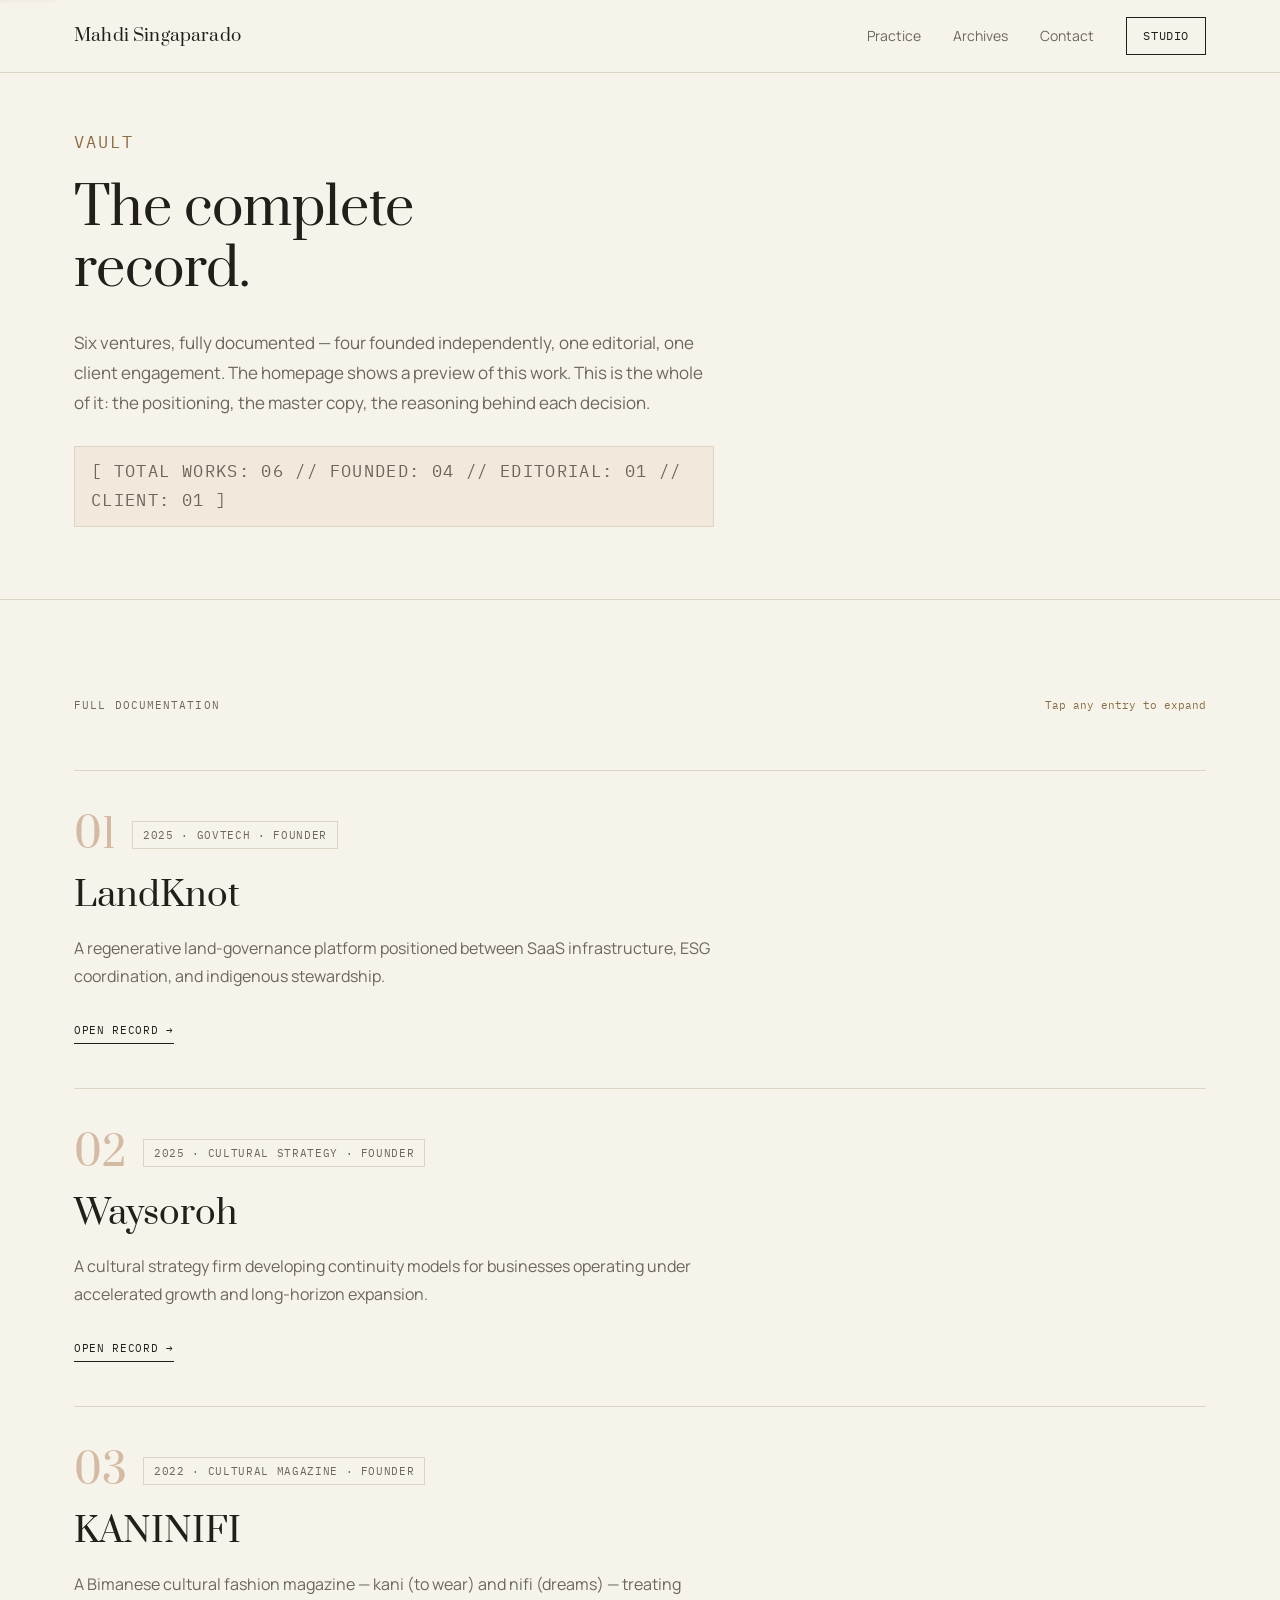
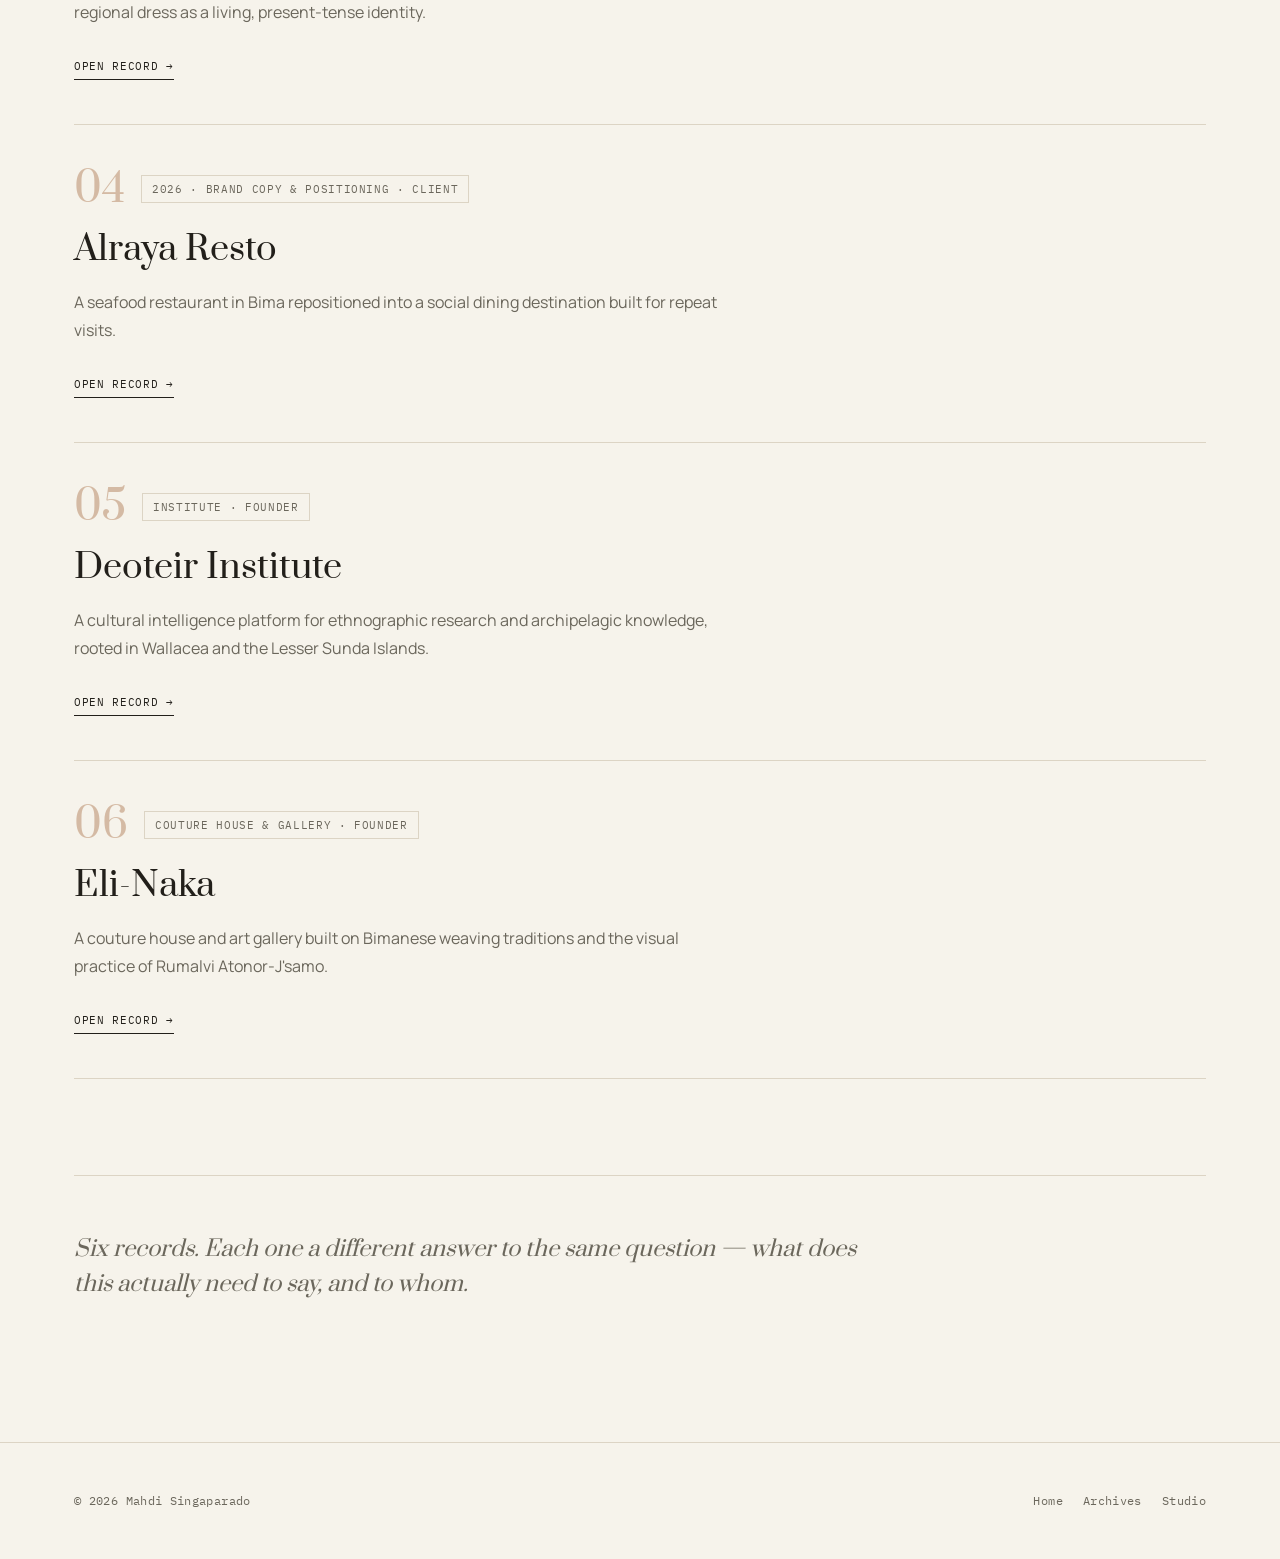
<file: vault/index.html>
<!DOCTYPE html>
<html lang="en">
<head>
<meta charset="UTF-8">
<meta name="viewport" content="width=device-width, initial-scale=1.0">
<title>Vault — Mahdi Singaparado</title>
<meta name="description" content="Full documentation of founded ventures and client work: LandKnot, Waysoroh, KANINIFI, Alraya, Deoteir, and Eli-Naka.">

<link rel="preconnect" href="https://fonts.googleapis.com">
<link rel="preconnect" href="https://fonts.gstatic.com" crossorigin>
<link href="https://fonts.googleapis.com/css2?family=Prata&family=Manrope:wght@400;500;600;700&family=IBM+Plex+Mono:wght@400;500&display=swap" rel="stylesheet">
<link rel="stylesheet" href="/shared/shared.css">

<style>
/* ============================================================
   VAULT — INLINED. Signature accent: clay / bronze.
   Archival, documentary feel — warm, weighty, catalogued.
   ============================================================ */

.vault-hero {
  padding: 100px 0 72px;
  border-bottom: 1px solid var(--hairline);
  position: relative;
}

.vault-hero::before {
  content: "";
  position: absolute;
  top: 0; left: 0;
  width: 56px;
  height: 3px;
  background: var(--clay);
}

.vault-hero .eyebrow { color: var(--bronze); margin-bottom: 20px; }

.vault-hero h1 {
  font-family: var(--display);
  font-weight: 400;
  font-size: clamp(34px, 5.5vw, 52px);
  line-height: 1.18;
  max-width: 14ch;
}

.vault-hero p {
  margin-top: 28px;
  max-width: 64ch;
  color: var(--slate);
  font-size: 17px;
  line-height: 1.75;
}

.vault-counter {
  margin-top: 40px;
  font-family: var(--mono);
  font-size: 11px;
  letter-spacing: 0.08em;
  text-transform: uppercase;
  color: var(--bronze);
  border: 1px solid var(--hairline);
  display: inline-block;
  padding: 10px 16px;
  background: var(--tint-clay);
}

/* ---------- Entry list section ---------- */

.vault-list-section { padding: 96px 0 140px; }

.vault-list-head {
  display: flex;
  justify-content: space-between;
  align-items: baseline;
  gap: 24px;
  margin-bottom: 56px;
}

.vault-list-head .vault-label {
  font-family: var(--mono);
  font-size: 11px;
  letter-spacing: 0.1em;
  text-transform: uppercase;
  color: var(--slate);
}

.vault-list-head .vault-hint {
  font-family: var(--mono);
  font-size: 11px;
  color: var(--bronze);
}

.vault-list { display: flex; flex-direction: column; }

.vault-entry {
  border-top: 1px solid var(--hairline);
  padding: 0;
}

.vault-list details.vault-entry:last-child { border-bottom: 1px solid var(--hairline); }

.vault-entry summary {
  list-style: none;
  cursor: pointer;
  padding: 44px 0;
}

.vault-entry summary::-webkit-details-marker { display: none; }

.vault-card { position: relative; padding-left: 0; }

.vault-card-meta {
  display: flex;
  align-items: center;
  gap: 16px;
  margin-bottom: 20px;
}

.vault-index {
  font-family: var(--display);
  font-size: clamp(30px, 3.6vw, 40px);
  color: var(--clay);
  opacity: 0.5;
  line-height: 1;
}

.vault-name {
  font-family: var(--display);
  font-weight: 400;
  font-size: clamp(26px, 3.6vw, 34px);
  line-height: 1.2;
  margin-bottom: 18px;
}

.vault-oneline {
  font-size: 16px;
  color: var(--slate);
  line-height: 1.75;
  max-width: 66ch;
  margin-bottom: 24px;
}

.vault-cue {
  font-family: var(--mono);
  font-size: 11px;
  letter-spacing: 0.06em;
  text-transform: uppercase;
  color: var(--ink);
  border-bottom: 1px solid var(--ink);
  display: inline-block;
  padding-bottom: 4px;
  transition: color 0.2s ease, border-color 0.2s ease;
}

.vault-entry:hover .vault-cue { color: var(--bronze); border-color: var(--bronze); }

.cue-close { display: none; }
.vault-entry[open] .cue-open { display: none; }
.vault-entry[open] .cue-close { display: inline; }

/* ---------- Expanded document ---------- */

.vault-document {
  padding: 8px 0 56px;
  border-left: 3px solid var(--clay);
  padding-left: 32px;
  margin-left: 4px;
}

@media (max-width: 600px) {
  .vault-document { padding-left: 20px; margin-left: 0; }
}

.vault-document-label {
  font-family: var(--mono);
  font-size: 10px;
  letter-spacing: 0.1em;
  text-transform: uppercase;
  color: var(--bronze);
  margin-bottom: 24px;
}

.vault-quote {
  font-family: var(--display);
  font-style: italic;
  font-size: clamp(19px, 2.4vw, 24px);
  color: var(--ink);
  max-width: 52ch;
  line-height: 1.5;
  margin-bottom: 40px;
}

/* copy-block, copy-label, copy-text, copy-display, tagline-list, spec-grid
   already come from shared.css — no need to redefine */

.vault-document .copy-block { margin-bottom: 36px; }
.vault-document .spec-grid { margin-top: 36px; gap: 28px; }
.vault-document .spec-row {
  padding-top: 20px;
  border-top: 1px solid var(--hairline);
}
.vault-document .spec-row:first-child { border-top: none; padding-top: 0; }

/* ---------- Closing note ---------- */

.vault-closing {
  margin-top: 96px;
  padding-top: 56px;
  border-top: 1px solid var(--hairline);
}

.vault-closing p {
  font-family: var(--display);
  font-style: italic;
  font-size: clamp(18px, 2.2vw, 22px);
  color: var(--slate);
  max-width: 54ch;
  line-height: 1.6;
}
</style>
</head>
<body>

<header>
  <nav class="container">
    <a href="/" class="nav-name">Mahdi Singaparado</a>
    <button class="nav-toggle" id="navToggle" aria-expanded="false" aria-controls="navLinks">Menu</button>
    <div class="nav-links" id="navLinks">
      <a href="/#practice">Practice</a>
      <a href="/archives">Archives</a>
      <a href="/#contact">Contact</a>
      <a href="/studio" class="nav-cta">Studio</a>
    </div>
  </nav>
</header>

<main>
  <section class="vault-hero">
    <div class="container">
      <p class="eyebrow">Vault</p>
      <h1>The complete record.</h1>
      <p>Six ventures, fully documented — four founded independently, one editorial, one client engagement. The homepage shows a preview of this work. This is the whole of it: the positioning, the master copy, the reasoning behind each decision.</p>
      <p class="vault-counter">[ TOTAL WORKS: 06 // FOUNDED: 04 // EDITORIAL: 01 // CLIENT: 01 ]</p>
    </div>
  </section>

  <section class="vault-list-section">
    <div class="container">

      <div class="vault-list-head">
        <span class="vault-label">Full Documentation</span>
        <span class="vault-hint">Tap any entry to expand</span>
      </div>

      <div class="vault-list">

        <!-- 01 / LANDKNOT -->
        <details class="vault-entry reveal" id="landknot">
          <summary>
            <div class="vault-card">
              <div class="vault-card-meta">
                <span class="vault-index">01</span>
                <span class="chip">2025 · GovTech · Founder</span>
              </div>
              <h2 class="vault-name">LandKnot</h2>
              <p class="vault-oneline">A regenerative land-governance platform positioned between SaaS infrastructure, ESG coordination, and indigenous stewardship.</p>
              <span class="vault-cue">
                <span class="cue-open">Open Record →</span>
                <span class="cue-close">Close Record ←</span>
              </span>
            </div>
          </summary>
          <div class="vault-document">
            <p class="vault-document-label">Vault — 01 / LandKnot</p>
            <p class="vault-quote">"The future of land requires coordination."</p>
            <div class="copy-block">
              <p class="copy-label">Positioning line</p>
              <p class="copy-display">The Structural Peace Interface for Regenerative Land Systems</p>
              <p class="copy-label" style="margin-top:6px;">SaaS · Climate · Land Governance</p>
            </div>
            <div class="copy-block">
              <p class="copy-text">The platform was developed from a structural observation: millions of hectares across emerging economies remain underutilized, disputed, or institutionally inaccessible despite rising global demand for agriculture, ecological restoration, and sustainable development. Simultaneously, indigenous and customary communities continue to face legal fragmentation, extractive expansion, and limited participation within formal economic systems.</p>
              <p class="copy-text">LandKnot addresses this gap through a governance-oriented software architecture that integrates land verification, stakeholder coordination, ethical data systems, and participatory stewardship models into a scalable platform logic. LandKnot reframed land from static property into relational infrastructure: measurable, regenerative, and economically interoperable.</p>
            </div>
            <div class="spec-grid">
              <div class="spec-row">
                <p class="copy-label">Brand Positioning</p>
                <p class="copy-text">LandKnot transforms fragmented land systems into coordinated stewardship networks.</p>
              </div>
              <div class="spec-row">
                <p class="copy-label">Hero Page Copy</p>
                <p class="copy-display">The Future of Land Requires Coordination</p>
                <p class="copy-text">Land systems today operate through disconnected stakeholders, fragmented regulations, and extractive incentives. LandKnot provides an integrated governance infrastructure that enables transparency, participation, and adaptive territorial management at scale.</p>
              </div>
              <div class="spec-row">
                <p class="copy-label">Product Copy</p>
                <p class="copy-text">Built for Complex Land Systems — LandKnot integrates verification systems, ethical data architecture, stakeholder coordination, and reciprocity-based governance into a unified operational platform designed for long-term territorial stability.</p>
              </div>
            </div>
          </div>
        </details>

        <!-- 02 / WAYSOROH -->
        <details class="vault-entry reveal" id="waysoroh">
          <summary>
            <div class="vault-card">
              <div class="vault-card-meta">
                <span class="vault-index">02</span>
                <span class="chip">2025 · Cultural Strategy · Founder</span>
              </div>
              <h2 class="vault-name">Waysoroh</h2>
              <p class="vault-oneline">A cultural strategy firm developing continuity models for businesses operating under accelerated growth and long-horizon expansion.</p>
              <span class="vault-cue">
                <span class="cue-open">Open Record →</span>
                <span class="cue-close">Close Record ←</span>
              </span>
            </div>
          </summary>
          <div class="vault-document">
            <p class="vault-document-label">Vault — 02 / Waysoroh</p>
            <p class="vault-quote">"Expansion without continuity produces structural drift."</p>
            <div class="copy-block">
              <p class="copy-label">B2B · Cultural Strategy Firm</p>
              <p class="copy-text">As businesses expand, the number of active layers increases simultaneously. Products evolve across different timelines. Partnerships introduce competing priorities. Customer experience extends across new markets, interfaces, and operational conditions. This accumulation gradually alters how a business is perceived.</p>
              <p class="copy-text">Waysoroh addresses this condition by coordinating how perception, behavior, experience, and institutional direction continue reinforcing one another as complexity increases. The result is long-horizon continuity capable of sustaining growth without weakening clarity, recognizability, or strategic gravity.</p>
            </div>
            <div class="spec-grid">
              <div class="spec-row">
                <p class="copy-label">Hero Page — Primary Statement</p>
                <p class="copy-text">Strategic identity infrastructure for businesses navigating rapid growth, market expansion, and increasing complexity.</p>
              </div>
              <div class="spec-row">
                <p class="copy-label">Hero Page — Supporting Line</p>
                <p class="copy-text">Operating across hospitality, luxury, technology, and institutional sectors where perception, experience, and continuity shape competitive durability over time.</p>
              </div>
            </div>
          </div>
        </details>

        <!-- 03 / KANINIFI -->
        <details class="vault-entry reveal" id="kaninifi">
          <summary>
            <div class="vault-card">
              <div class="vault-card-meta">
                <span class="vault-index">03</span>
                <span class="chip">2022 · Cultural Magazine · Founder</span>
              </div>
              <h2 class="vault-name">KANINIFI</h2>
              <p class="vault-oneline">A Bimanese cultural fashion magazine — kani (to wear) and nifi (dreams) — treating regional dress as a living, present-tense identity.</p>
              <span class="vault-cue">
                <span class="cue-open">Open Record →</span>
                <span class="cue-close">Close Record ←</span>
              </span>
            </div>
          </summary>
          <div class="vault-document">
            <p class="vault-document-label">Vault — 03 / KANINIFI</p>
            <p class="vault-quote">"You were always the reference."</p>
            <div class="copy-block">
              <p class="copy-display">A Publication the Culture Had Been Waiting For</p>
              <p class="copy-text">The magazine began in 2022, out of Bima, from a conviction that Indonesian cultural life had been waiting for a publication that would take it at its full weight. The textiles. The ceremonies. The regional dress traditions carried forward by hands that learned them young and kept practicing.</p>
            </div>
            <div class="copy-block">
              <p class="copy-display">The Present Tense Is Where the Culture Lives</p>
              <p class="copy-text">Nostalgia looks backward with longing. KANINIFI looks at the present and finds the culture already there. Indonesian heritage, in these pages, was never a subject from the past brought forward for appreciation. It is the living context inside which contemporary Indonesian identity is being worked out, worn out, figured out, right now.</p>
            </div>
            <div class="copy-block">
              <p class="copy-label">Taglines</p>
              <div class="tagline-list">
                <span>#WEARYOURDREAM</span>
                <span>Heritage That Gets Dressed Every Morning</span>
              </div>
            </div>
          </div>
        </details>

        <!-- 04 / ALRAYA -->
        <details class="vault-entry reveal" id="alraya">
          <summary>
            <div class="vault-card">
              <div class="vault-card-meta">
                <span class="vault-index">04</span>
                <span class="chip">2026 · Brand Copy &amp; Positioning · Client</span>
              </div>
              <h2 class="vault-name">Alraya Resto</h2>
              <p class="vault-oneline">A seafood restaurant in Bima repositioned into a social dining destination built for repeat visits.</p>
              <span class="vault-cue">
                <span class="cue-open">Open Record →</span>
                <span class="cue-close">Close Record ←</span>
              </span>
            </div>
          </summary>
          <div class="vault-document">
            <p class="vault-document-label">Vault — 04 / Alraya Resto</p>
            <p class="vault-quote">"The ocean, on your plate."</p>
            <div class="copy-block">
              <p class="copy-label">Master Copy</p>
              <p class="copy-text">Alraya emerged to offer a coastal memory defined by robust seasoning and nautical flavours drawn from the day's finest catch by Sampungu's fishermen, and the bespoke harvests of Alraya's own farms in Waworada Bay. Set within an integrated leisure enclave as a meeting ground for families, professionals, and communities, Alraya brings together fire, spice, and sea into a dining experience that lingers in your mind.</p>
            </div>
            <div class="copy-block">
              <p class="copy-display">A Seaside Harvest Without the Sea</p>
              <p class="copy-text" style="margin-top:14px;">Fishing in the vast ocean for fresh catches? That sounds stressful. The sun is burning over your head as saltwater dries sticky on your skin. Alraya's aquaculture farm provides all the organic seafood you could ever want, delivered straight to our live tank — from Barramundi and Giant Trevally, to Lobster and King Crab.</p>
              <p class="copy-text">Small talk matters here. While waiting for your meal, you'll share stories with friends, loved ones, or colleagues. And rest assured, your seafood will arrive at the gazebo just as your tale ends in laughter.</p>
            </div>
            <div class="copy-block">
              <p class="copy-label">Taglines</p>
              <div class="tagline-list">
                <span>From the sea to the table, taste the impeccable.</span>
                <span>Pesta Cita Rasa; The Feast of Flavour</span>
              </div>
            </div>
          </div>
        </details>

        <!-- 05 / DEOTEIR -->
        <details class="vault-entry reveal" id="deoteir">
          <summary>
            <div class="vault-card">
              <div class="vault-card-meta">
                <span class="vault-index">05</span>
                <span class="chip">Institute · Founder</span>
              </div>
              <h2 class="vault-name">Deoteir Institute</h2>
              <p class="vault-oneline">A cultural intelligence platform for ethnographic research and archipelagic knowledge, rooted in Wallacea and the Lesser Sunda Islands.</p>
              <span class="vault-cue">
                <span class="cue-open">Open Record →</span>
                <span class="cue-close">Close Record ←</span>
              </span>
            </div>
          </summary>
          <div class="vault-document">
            <p class="vault-document-label">Vault — 05 / Deoteir Institute</p>
            <div class="copy-block">
              <p class="copy-display">Culture as an Intelligence System</p>
              <p class="copy-text">The central proposition of Deoteir Institute is that culture should not be understood merely as heritage, identity, or artistic production. Rather, culture functions as an intelligence system — a distributed network through which societies encode environmental adaptation, moral reasoning, historical continuity, technological innovation, symbolic organization, and collective memory.</p>
              <p class="copy-text">Many cultural institutions specialize in collecting information. Deoteir Institute specializes in producing interpretation.</p>
            </div>
            <div class="copy-block">
              <p class="copy-label">The Wallacean Orientation</p>
              <p class="copy-text">Although its intellectual framework possesses global relevance, Deoteir Institute is intentionally rooted within Wallacea, particularly the Lesser Sunda Islands. Wallacea remains significantly underrepresented within international scholarship, media, publishing, and cultural documentation. Much existing literature continues to privilege Java or Bali as representative of Indonesian culture, leaving numerous eastern traditions comparatively invisible within global discourse.</p>
            </div>
          </div>
        </details>

        <!-- 06 / ELI-NAKA -->
        <details class="vault-entry reveal" id="eli-naka">
          <summary>
            <div class="vault-card">
              <div class="vault-card-meta">
                <span class="vault-index">06</span>
                <span class="chip">Couture House &amp; Gallery · Founder</span>
              </div>
              <h2 class="vault-name">Eli-Naka</h2>
              <p class="vault-oneline">A couture house and art gallery built on Bimanese weaving traditions and the visual practice of Rumalvi Atonor-J'samo.</p>
              <span class="vault-cue">
                <span class="cue-open">Open Record →</span>
                <span class="cue-close">Close Record ←</span>
              </span>
            </div>
          </summary>
          <div class="vault-document">
            <p class="vault-document-label">Vault — 06 / Eli-Naka</p>
            <div class="copy-block">
              <p class="copy-label">Origin</p>
              <p class="copy-text">The name Eli-Naka comes from the Bimanese language. Eli refers to voice or resonance, and naka refers to ancestral beings associated with the earliest layers of memory in Bima. Together, the name points to a continuity between present expression and inherited presence.</p>
            </div>
            <div class="copy-block">
              <p class="copy-label">Positioning</p>
              <p class="copy-text">Within Eli-Naka, artworks, fabrics, and garments are developed in continuity. Visual motifs move from painting into textile, from textile into clothing, and from clothing into presentation. A painting may become a woven structure, a woven structure may inform a garment surface, and a garment may later return into photographic or exhibition form.</p>
              <p class="copy-text">The visual identity centers on deep chromatic tones — indigo, dark blue, maroon, dark green, and brown — and a pattern structure built from circular formations, cellular arrangements, and rhythmic repetition, drawing from visual traditions across Bima, the Lesser Sunda Islands, and the Moluccas.</p>
            </div>
          </div>
        </details>

      </div>

      <div class="vault-closing reveal">
        <p>Six records. Each one a different answer to the same question — what does this actually need to say, and to whom.</p>
      </div>

    </div>
  </section>
</main>

<footer>
  <div class="container footer-row">
    <span>© 2026 Mahdi Singaparado</span>
    <div class="footer-links">
      <a href="/">Home</a>
      <a href="/archives">Archives</a>
      <a href="/studio">Studio</a>
    </div>
  </div>
</footer>

<script src="/shared/shared.js"></script>
</body>
</html>
</file>
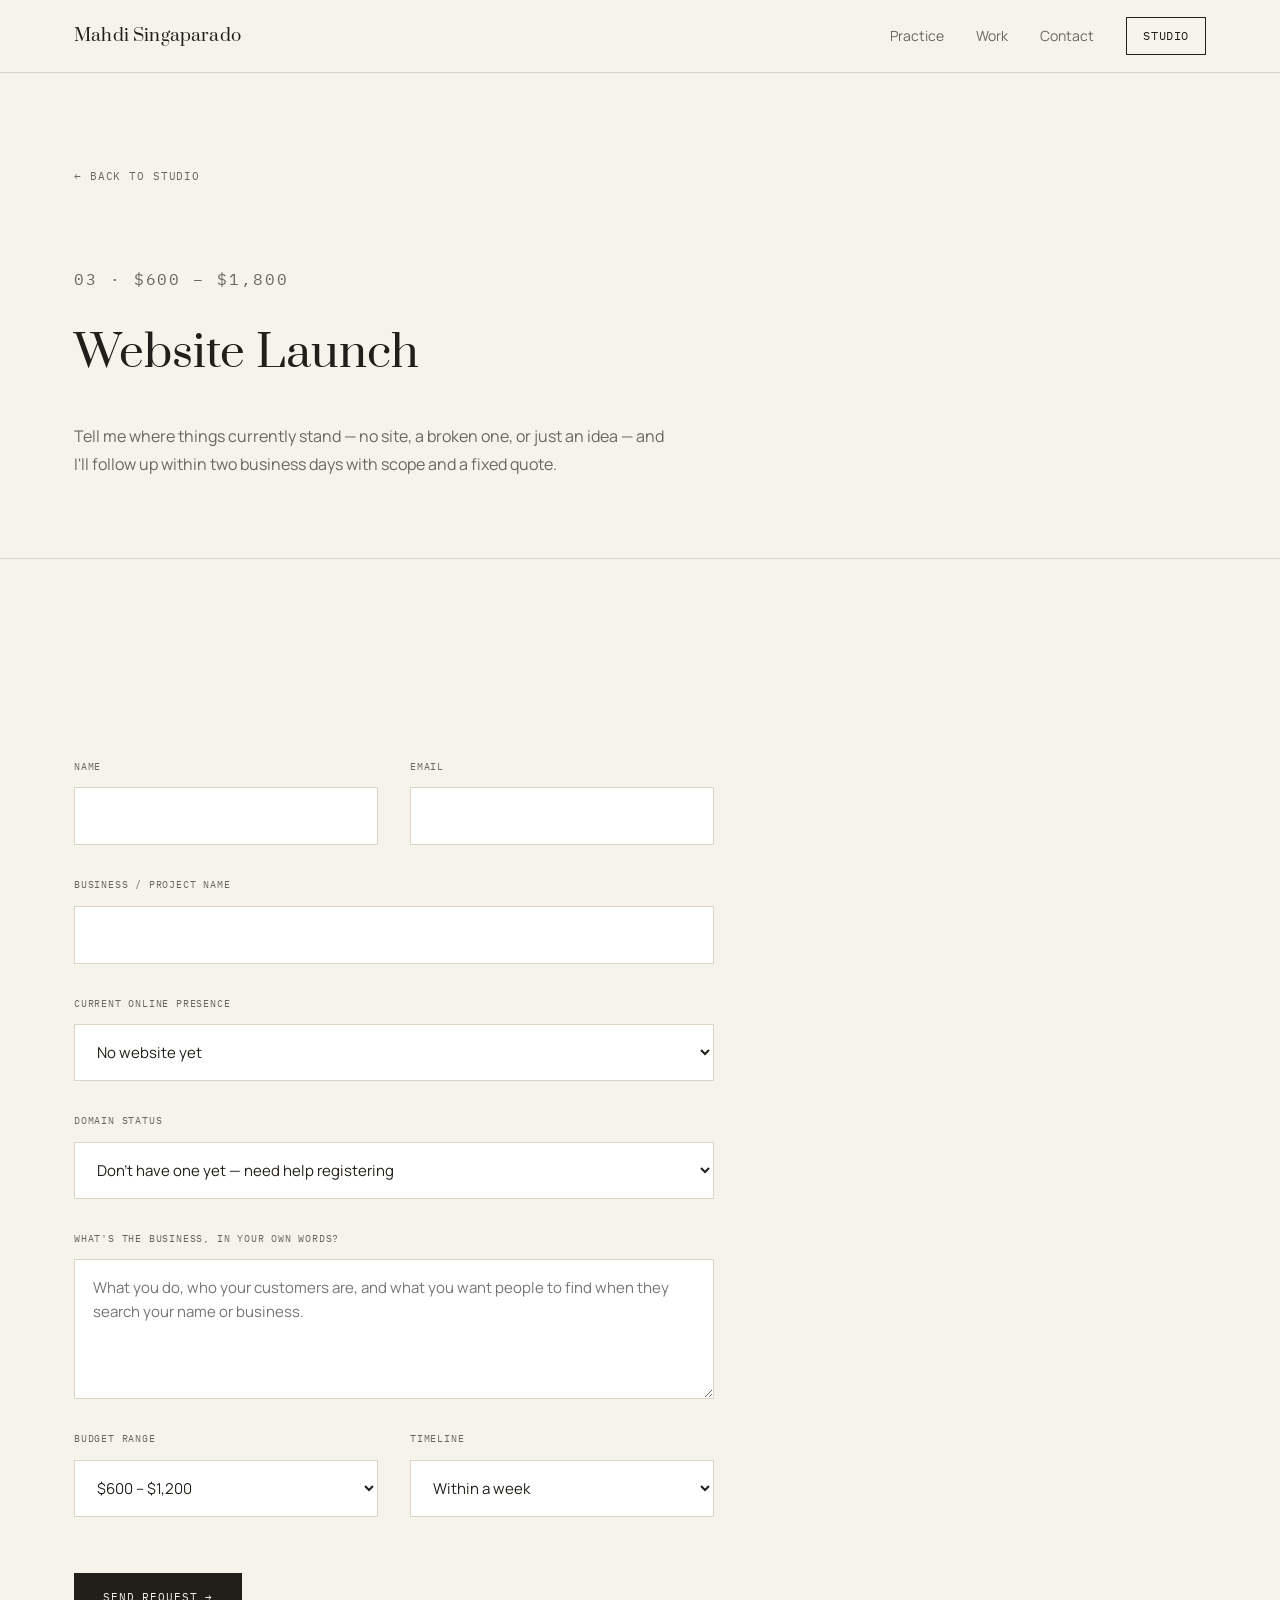
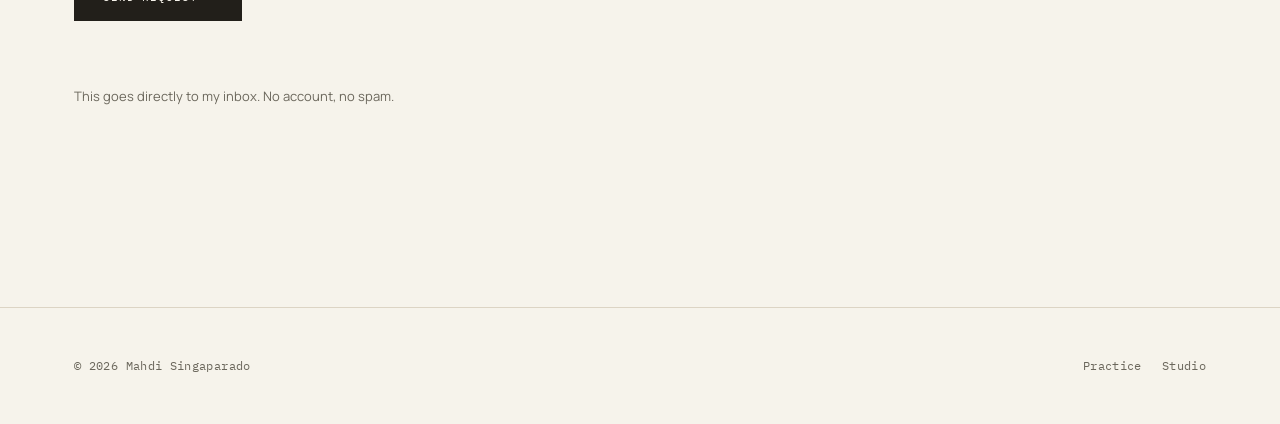
<file: work-with-me/index.html>
<!DOCTYPE html>
<html lang="en">
<head>
<meta charset="UTF-8">
<meta name="viewport" content="width=device-width, initial-scale=1.0">
<title>Website Launch — Work With Me</title>
<link rel="preconnect" href="https://fonts.googleapis.com">
<link rel="preconnect" href="https://fonts.gstatic.com" crossorigin>
<link href="https://fonts.googleapis.com/css2?family=Prata&family=Manrope:wght@400;500;600;700&family=IBM+Plex+Mono:wght@400;500&display=swap" rel="stylesheet">
<link rel="stylesheet" href="/shared/shared.css">
<link rel="stylesheet" href="/studio/studio.css">
<link rel="icon" type="image/png" sizes="192x192" href="/icon-192.png">
<link rel="icon" type="image/png" sizes="512x512" href="/icon-512.png">
<link rel="apple-touch-icon" href="/icon-192.png">
</head>
<body>

<header>
  <nav class="container">
    <a href="/" class="nav-name">Mahdi Singaparado</a>
    <button class="nav-toggle" id="navToggle" aria-expanded="false" aria-controls="navLinks">Menu</button>
    <div class="nav-links" id="navLinks">
      <a href="/#practice">Practice</a>
      <a href="/#work">Work</a>
      <a href="/#contact">Contact</a>
      <a href="/studio" class="nav-cta">Studio</a>
    </div>
  </nav>
</header>

<main>
  <section class="form-hero">
    <div class="container">
      <a href="/studio" class="form-back">← Back to Studio</a>
      <p class="eyebrow">03 · $600 – $1,800</p>
      <h1>Website Launch</h1>
      <p>Tell me where things currently stand — no site, a broken one, or just an idea — and I'll follow up within two business days with scope and a fixed quote.</p>
    </div>
  </section>

  <section>
    <div class="container">
      <form class="intake-form" action="https://formspree.io/f/YOUR_FORM_ID" method="POST">
        <input type="hidden" name="service" value="Website Launch">

        <div class="field-row">
          <div class="field">
            <label for="name">Name</label>
            <input type="text" id="name" name="name" required>
          </div>
          <div class="field">
            <label for="email">Email</label>
            <input type="email" id="email" name="email" required>
          </div>
        </div>

        <div class="field">
          <label for="company">Business / Project name</label>
          <input type="text" id="company" name="company">
        </div>

        <div class="field">
          <label for="current">Current online presence</label>
          <select id="current" name="current">
            <option>No website yet</option>
            <option>Have a website, but it's outdated or hard to find</option>
            <option>Only social media (Instagram, Facebook, etc.)</option>
            <option>Something else</option>
          </select>
        </div>

        <div class="field">
          <label for="domain">Domain status</label>
          <select id="domain" name="domain">
            <option>Don't have one yet — need help registering</option>
            <option>Already own a domain</option>
            <option>Not sure</option>
          </select>
        </div>

        <div class="field">
          <label for="details">What's the business, in your own words?</label>
          <textarea id="details" name="details" placeholder="What you do, who your customers are, and what you want people to find when they search your name or business."></textarea>
        </div>

        <div class="field-row">
          <div class="field">
            <label for="budget">Budget range</label>
            <select id="budget" name="budget">
              <option>$600 – $1,200</option>
              <option>$1,200 – $1,800</option>
              <option>Not sure yet</option>
            </select>
          </div>
          <div class="field">
            <label for="timeline">Timeline</label>
            <select id="timeline" name="timeline">
              <option>Within a week</option>
              <option>Within a month</option>
              <option>No rush</option>
            </select>
          </div>
        </div>

        <button type="submit" class="submit-btn">Send request →</button>
        <p class="form-note">This goes directly to my inbox. No account, no spam.</p>
      </form>
    </div>
  </section>
</main>

<footer>
  <div class="container footer-row">
    <span>© 2026 Mahdi Singaparado</span>
    <div class="footer-links">
      <a href="/">Practice</a>
      <a href="/studio">Studio</a>
    </div>
  </div>
</footer>

<script src="/shared/shared.js"></script>
</body>
</html>
</file>
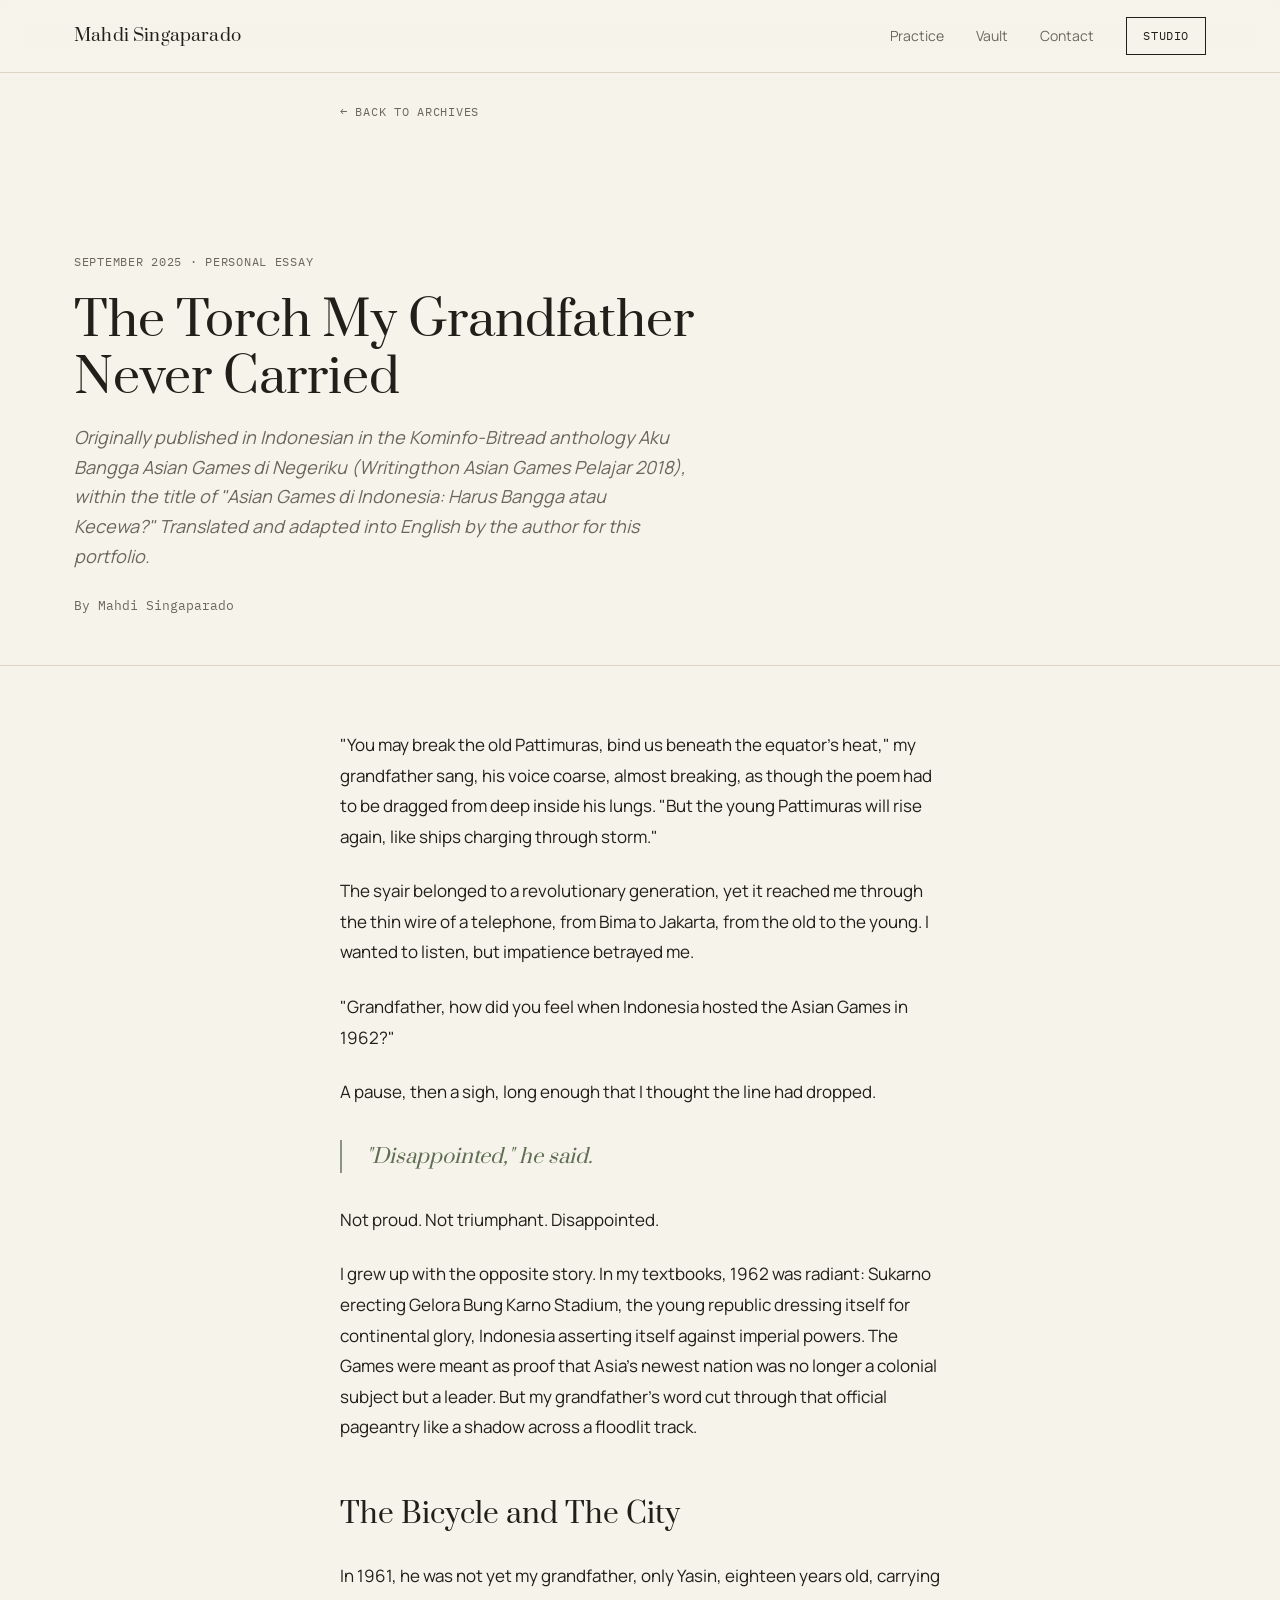
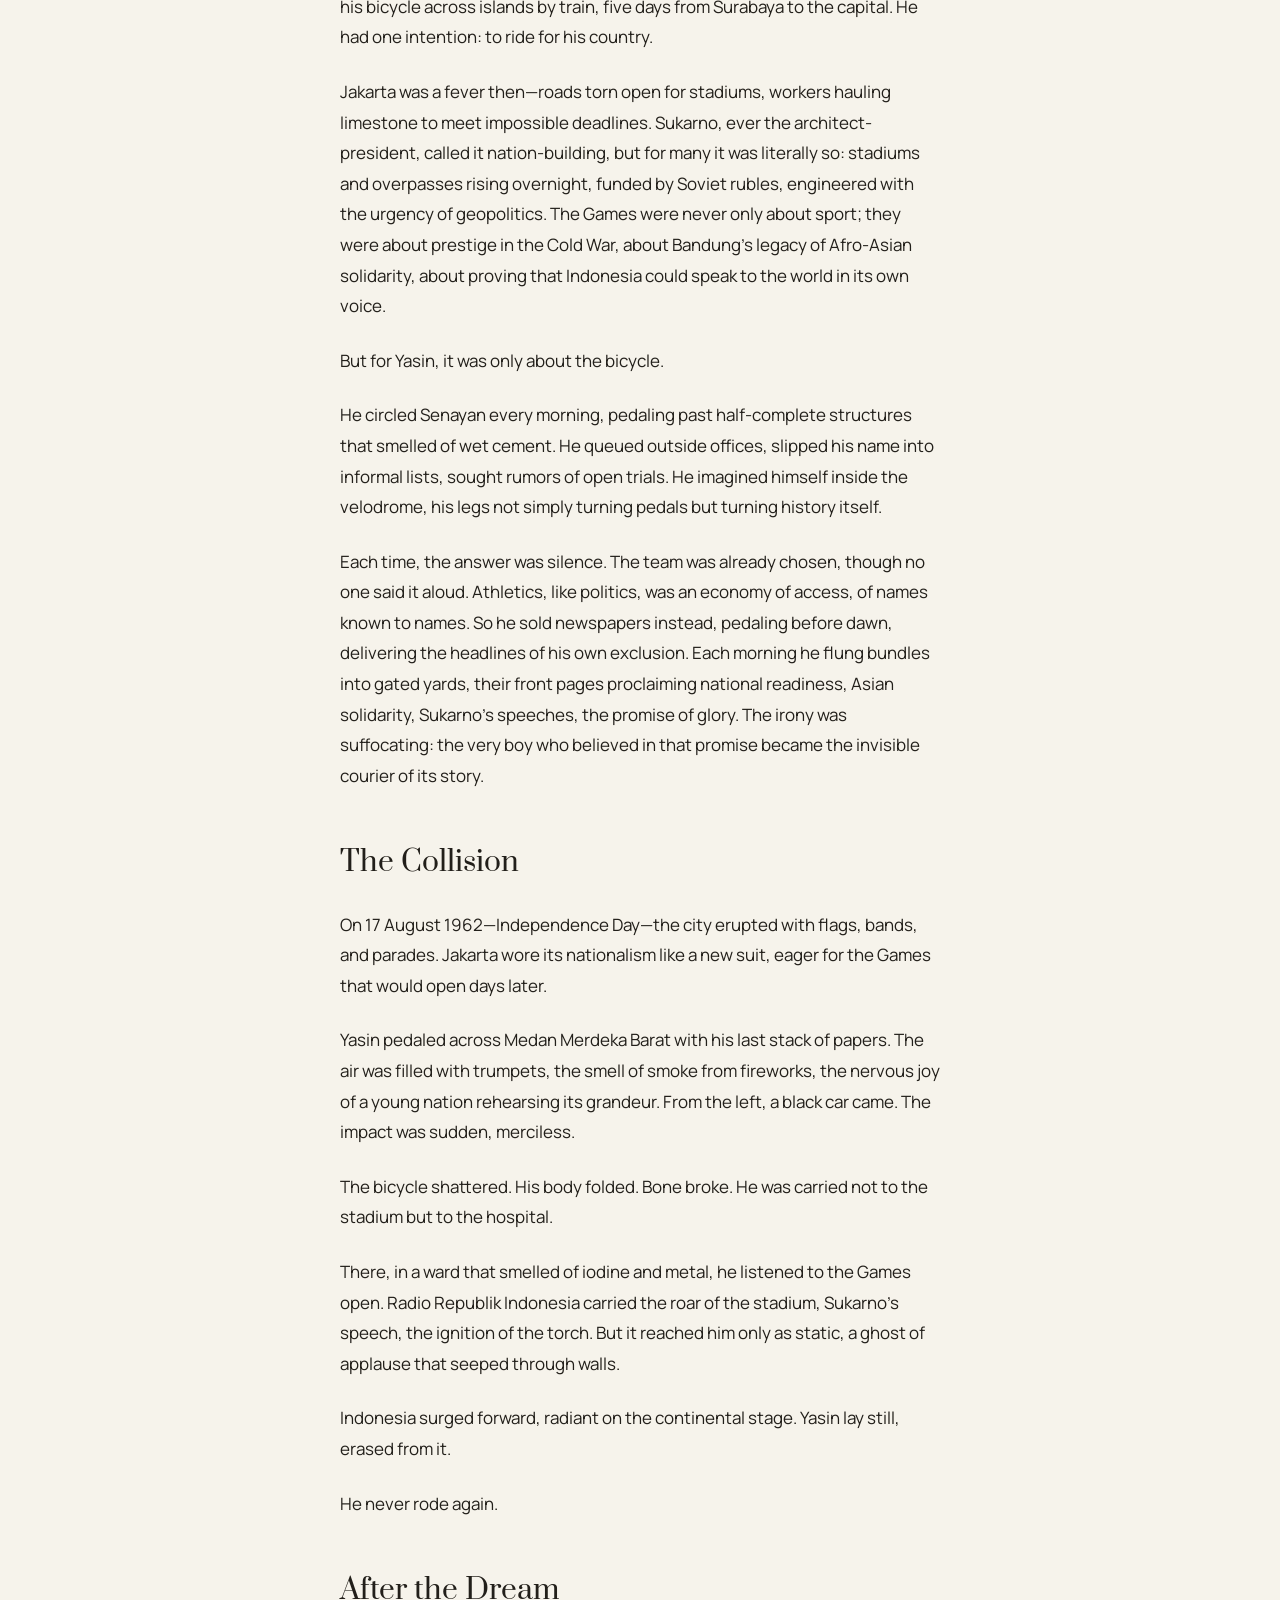
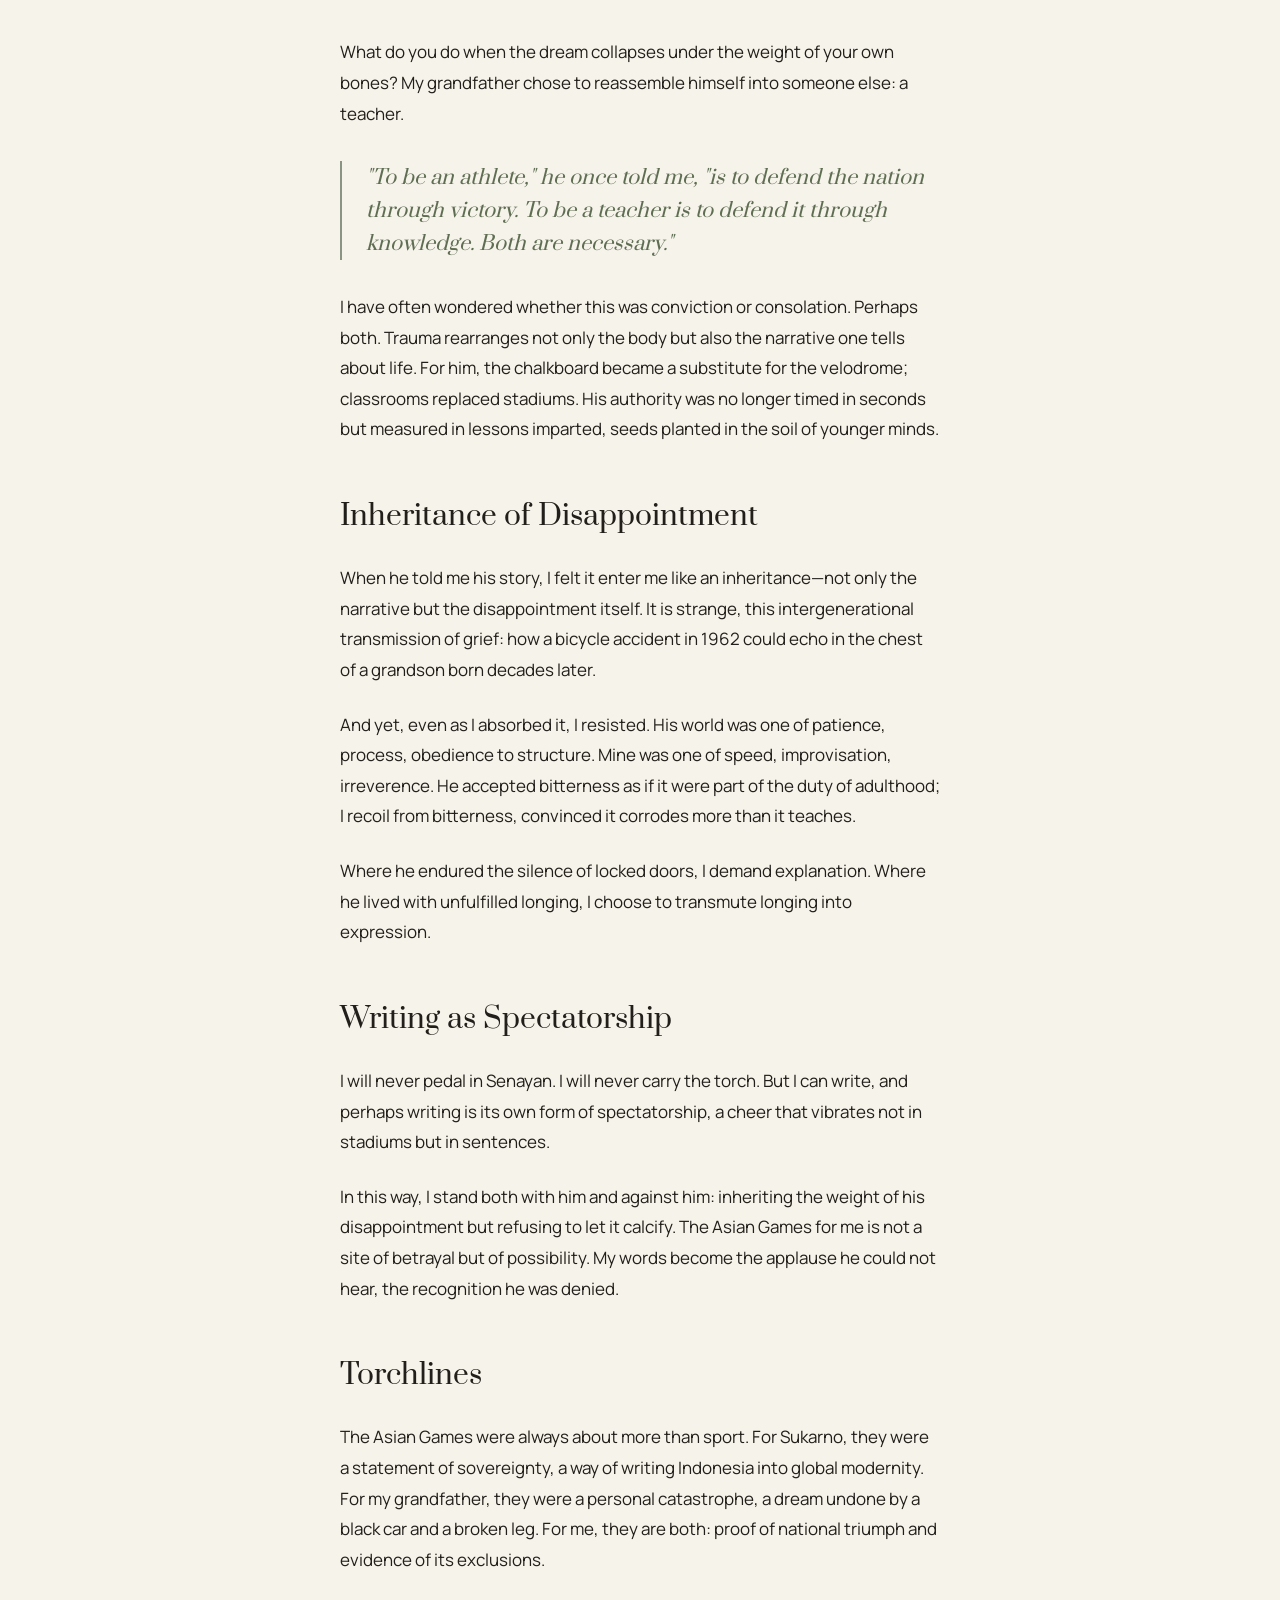
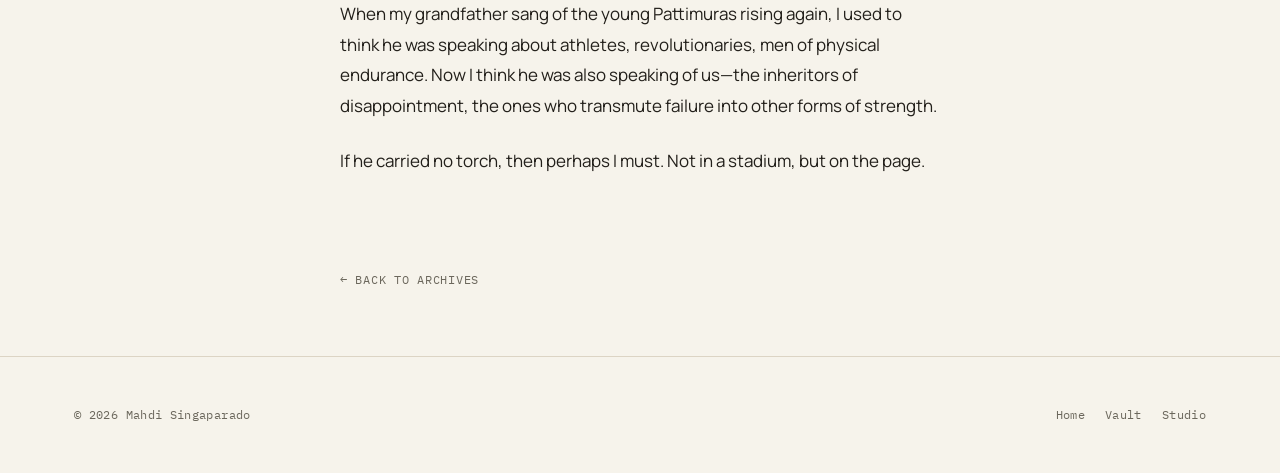
<file: archives/the-torch-my-grandfather-never-carried/index.html>
<!DOCTYPE html>
<html lang="en">
<head>
<meta charset="UTF-8">
<meta name="viewport" content="width=device-width, initial-scale=1.0">
<title>The Torch My Grandfather Never Carried — Mahdi Singaparado</title>
<meta name="description" content="A personal essay on inheritance, disappointment, and the 1962 Asian Games.">

<link rel="preconnect" href="https://fonts.googleapis.com">
<link rel="preconnect" href="https://fonts.gstatic.com" crossorigin>
<link href="https://fonts.googleapis.com/css2?family=Prata&family=Manrope:wght@400;500;600;700&family=IBM+Plex+Mono:wght@400;500&display=swap" rel="stylesheet">
<link rel="stylesheet" href="/shared/shared.css">
<link rel="stylesheet" href="/archives/archives.css">
</head>
<body>

<header>
  <nav class="container">
    <a href="/" class="nav-name">Mahdi Singaparado</a>
    <button class="nav-toggle" id="navToggle" aria-expanded="false" aria-controls="navLinks">Menu</button>
    <div class="nav-links" id="navLinks">
      <a href="/#practice">Practice</a>
      <a href="/vault">Vault</a>
      <a href="/#contact">Contact</a>
      <a href="/studio" class="nav-cta">Studio</a>
    </div>
  </nav>
</header>

<main>
  <div class="essay-nav container" style="padding-top:96px;">
    <a href="/archives">← Back to Archives</a>
  </div>

  <div class="essay-header">
    <div class="container">
      <p class="essay-meta">September 2025 · Personal Essay</p>
      <h1 class="essay-title">The Torch My Grandfather Never Carried</h1>
      <p class="essay-subtitle">Originally published in Indonesian in the Kominfo-Bitread anthology <em>Aku Bangga Asian Games di Negeriku</em> (Writingthon Asian Games Pelajar 2018), within the title of "Asian Games di Indonesia: Harus Bangga atau Kecewa?" Translated and adapted into English by the author for this portfolio.</p>
      <p class="essay-byline">By Mahdi Singaparado</p>
    </div>
  </div>

  <article class="essay-body container">

    <p>"You may break the old Pattimuras, bind us beneath the equator's heat," my grandfather sang, his voice coarse, almost breaking, as though the poem had to be dragged from deep inside his lungs. "But the young Pattimuras will rise again, like ships charging through storm."</p>
    <p>The syair belonged to a revolutionary generation, yet it reached me through the thin wire of a telephone, from Bima to Jakarta, from the old to the young. I wanted to listen, but impatience betrayed me.</p>
    <p>"Grandfather, how did you feel when Indonesia hosted the Asian Games in 1962?"</p>
    <p>A pause, then a sigh, long enough that I thought the line had dropped.</p>
    <blockquote>"Disappointed," he said.</blockquote>
    <p>Not proud. Not triumphant. Disappointed.</p>
    <p>I grew up with the opposite story. In my textbooks, 1962 was radiant: Sukarno erecting Gelora Bung Karno Stadium, the young republic dressing itself for continental glory, Indonesia asserting itself against imperial powers. The Games were meant as proof that Asia's newest nation was no longer a colonial subject but a leader. But my grandfather's word cut through that official pageantry like a shadow across a floodlit track.</p>

    <h2>The Bicycle and The City</h2>
    <p>In 1961, he was not yet my grandfather, only Yasin, eighteen years old, carrying his bicycle across islands by train, five days from Surabaya to the capital. He had one intention: to ride for his country.</p>
    <p>Jakarta was a fever then—roads torn open for stadiums, workers hauling limestone to meet impossible deadlines. Sukarno, ever the architect-president, called it nation-building, but for many it was literally so: stadiums and overpasses rising overnight, funded by Soviet rubles, engineered with the urgency of geopolitics. The Games were never only about sport; they were about prestige in the Cold War, about Bandung's legacy of Afro-Asian solidarity, about proving that Indonesia could speak to the world in its own voice.</p>
    <p>But for Yasin, it was only about the bicycle.</p>
    <p>He circled Senayan every morning, pedaling past half-complete structures that smelled of wet cement. He queued outside offices, slipped his name into informal lists, sought rumors of open trials. He imagined himself inside the velodrome, his legs not simply turning pedals but turning history itself.</p>
    <p>Each time, the answer was silence. The team was already chosen, though no one said it aloud. Athletics, like politics, was an economy of access, of names known to names. So he sold newspapers instead, pedaling before dawn, delivering the headlines of his own exclusion. Each morning he flung bundles into gated yards, their front pages proclaiming national readiness, Asian solidarity, Sukarno's speeches, the promise of glory. The irony was suffocating: the very boy who believed in that promise became the invisible courier of its story.</p>

    <h2>The Collision</h2>
    <p>On 17 August 1962—Independence Day—the city erupted with flags, bands, and parades. Jakarta wore its nationalism like a new suit, eager for the Games that would open days later.</p>
    <p>Yasin pedaled across Medan Merdeka Barat with his last stack of papers. The air was filled with trumpets, the smell of smoke from fireworks, the nervous joy of a young nation rehearsing its grandeur. From the left, a black car came. The impact was sudden, merciless.</p>
    <p>The bicycle shattered. His body folded. Bone broke. He was carried not to the stadium but to the hospital.</p>
    <p>There, in a ward that smelled of iodine and metal, he listened to the Games open. Radio Republik Indonesia carried the roar of the stadium, Sukarno's speech, the ignition of the torch. But it reached him only as static, a ghost of applause that seeped through walls.</p>
    <p>Indonesia surged forward, radiant on the continental stage. Yasin lay still, erased from it.</p>
    <p>He never rode again.</p>

    <h2>After the Dream</h2>
    <p>What do you do when the dream collapses under the weight of your own bones? My grandfather chose to reassemble himself into someone else: a teacher.</p>
    <blockquote>"To be an athlete," he once told me, "is to defend the nation through victory. To be a teacher is to defend it through knowledge. Both are necessary."</blockquote>
    <p>I have often wondered whether this was conviction or consolation. Perhaps both. Trauma rearranges not only the body but also the narrative one tells about life. For him, the chalkboard became a substitute for the velodrome; classrooms replaced stadiums. His authority was no longer timed in seconds but measured in lessons imparted, seeds planted in the soil of younger minds.</p>

    <h2>Inheritance of Disappointment</h2>
    <p>When he told me his story, I felt it enter me like an inheritance—not only the narrative but the disappointment itself. It is strange, this intergenerational transmission of grief: how a bicycle accident in 1962 could echo in the chest of a grandson born decades later.</p>
    <p>And yet, even as I absorbed it, I resisted. His world was one of patience, process, obedience to structure. Mine was one of speed, improvisation, irreverence. He accepted bitterness as if it were part of the duty of adulthood; I recoil from bitterness, convinced it corrodes more than it teaches.</p>
    <p>Where he endured the silence of locked doors, I demand explanation. Where he lived with unfulfilled longing, I choose to transmute longing into expression.</p>

    <h2>Writing as Spectatorship</h2>
    <p>I will never pedal in Senayan. I will never carry the torch. But I can write, and perhaps writing is its own form of spectatorship, a cheer that vibrates not in stadiums but in sentences.</p>
    <p>In this way, I stand both with him and against him: inheriting the weight of his disappointment but refusing to let it calcify. The Asian Games for me is not a site of betrayal but of possibility. My words become the applause he could not hear, the recognition he was denied.</p>

    <h2>Torchlines</h2>
    <p>The Asian Games were always about more than sport. For Sukarno, they were a statement of sovereignty, a way of writing Indonesia into global modernity. For my grandfather, they were a personal catastrophe, a dream undone by a black car and a broken leg. For me, they are both: proof of national triumph and evidence of its exclusions.</p>
    <p>When my grandfather sang of the young Pattimuras rising again, I used to think he was speaking about athletes, revolutionaries, men of physical endurance. Now I think he was also speaking of us—the inheritors of disappointment, the ones who transmute failure into other forms of strength.</p>
    <p>If he carried no torch, then perhaps I must. Not in a stadium, but on the page.</p>

  </article>

  <div class="essay-nav container">
    <a href="/archives">← Back to Archives</a>
  </div>
</main>

<footer>
  <div class="container footer-row">
    <span>© 2026 Mahdi Singaparado</span>
    <div class="footer-links">
      <a href="/">Home</a>
      <a href="/vault">Vault</a>
      <a href="/studio">Studio</a>
    </div>
  </div>
</footer>

<script src="/shared/shared.js"></script>
</body>
</html>
</file>
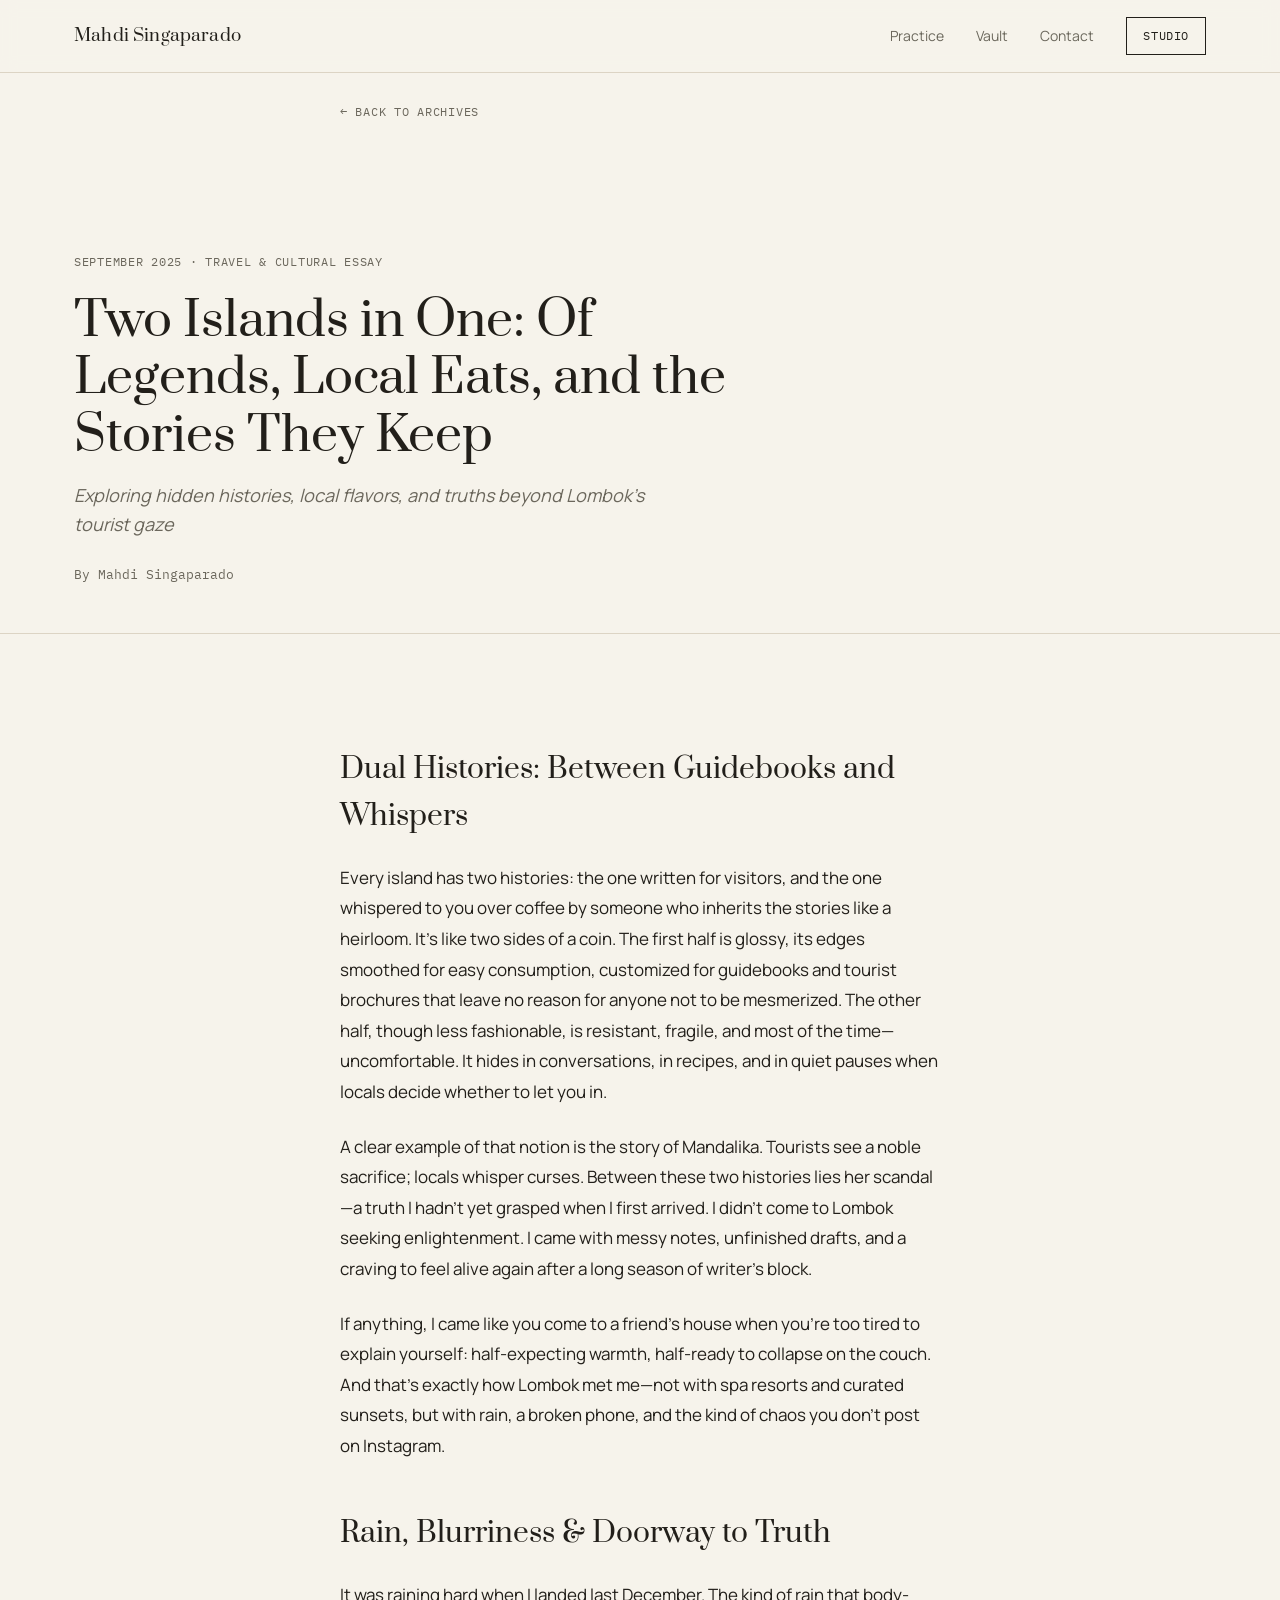
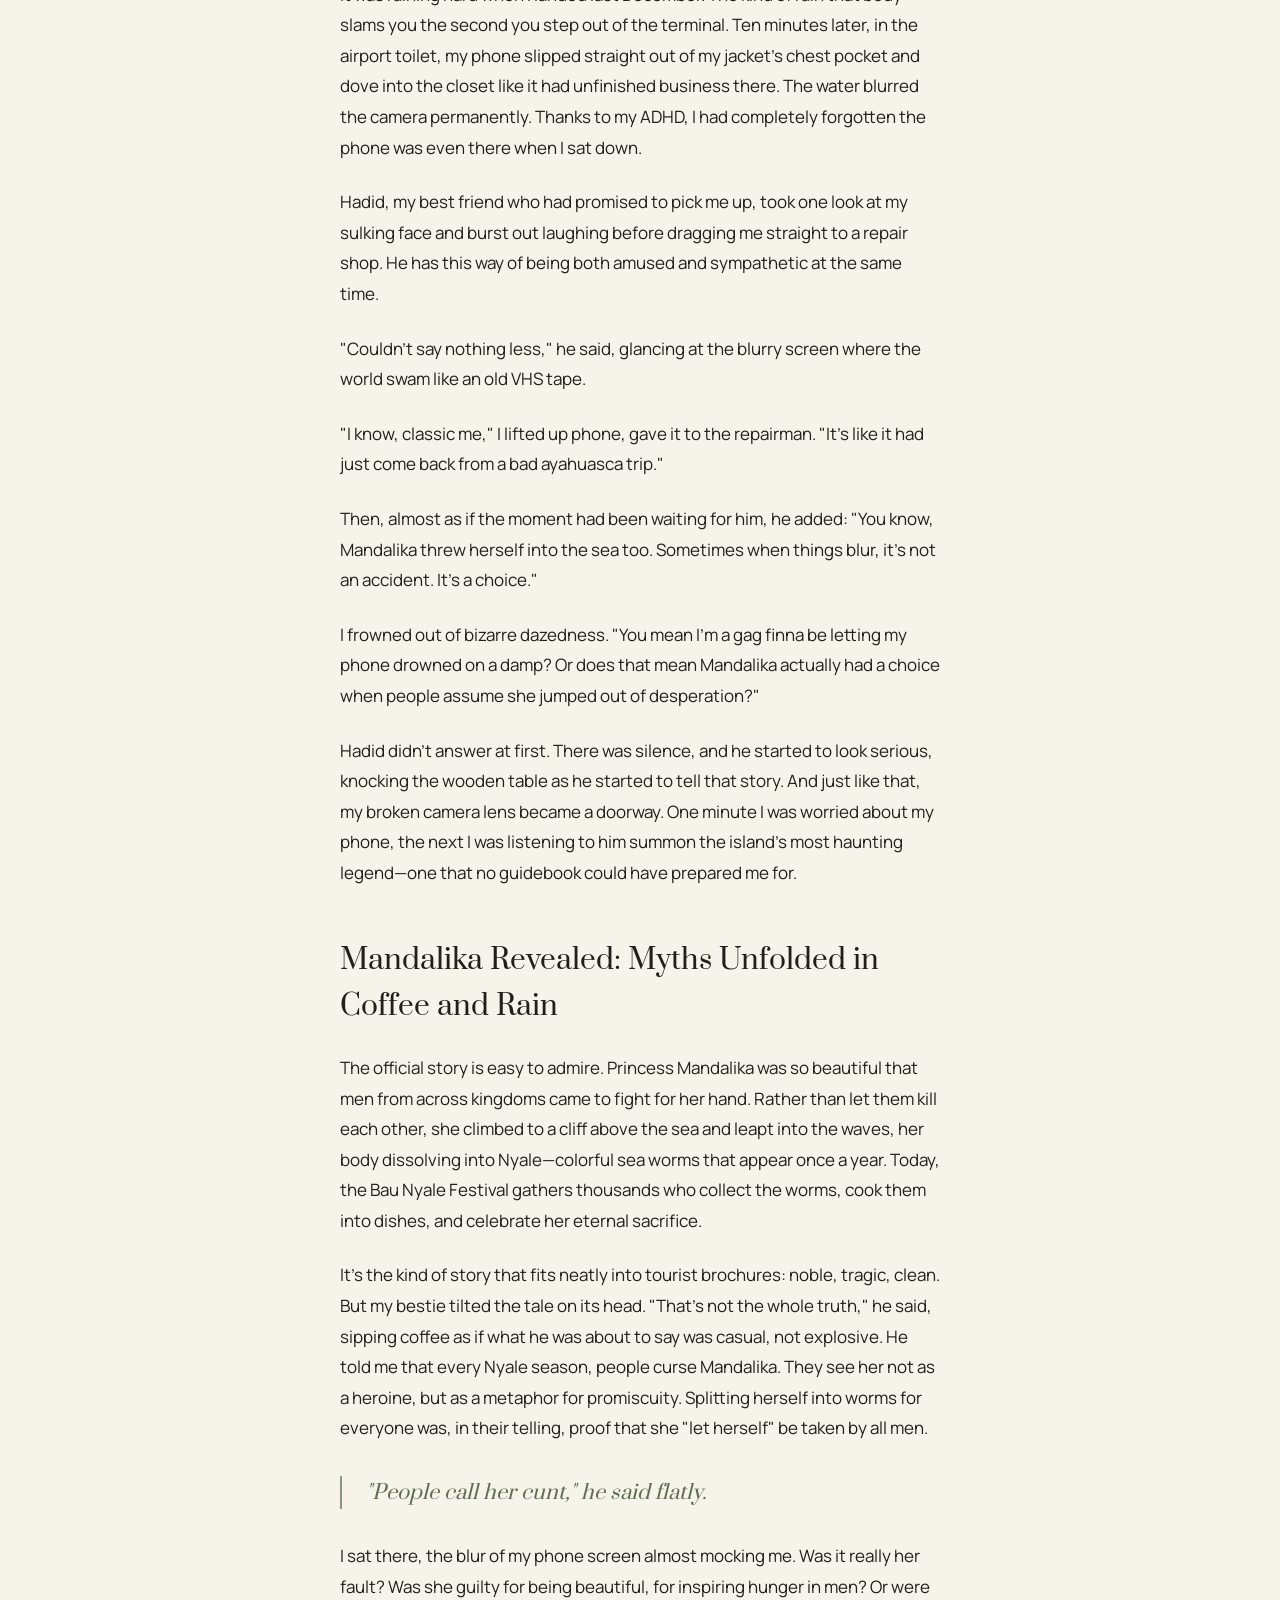
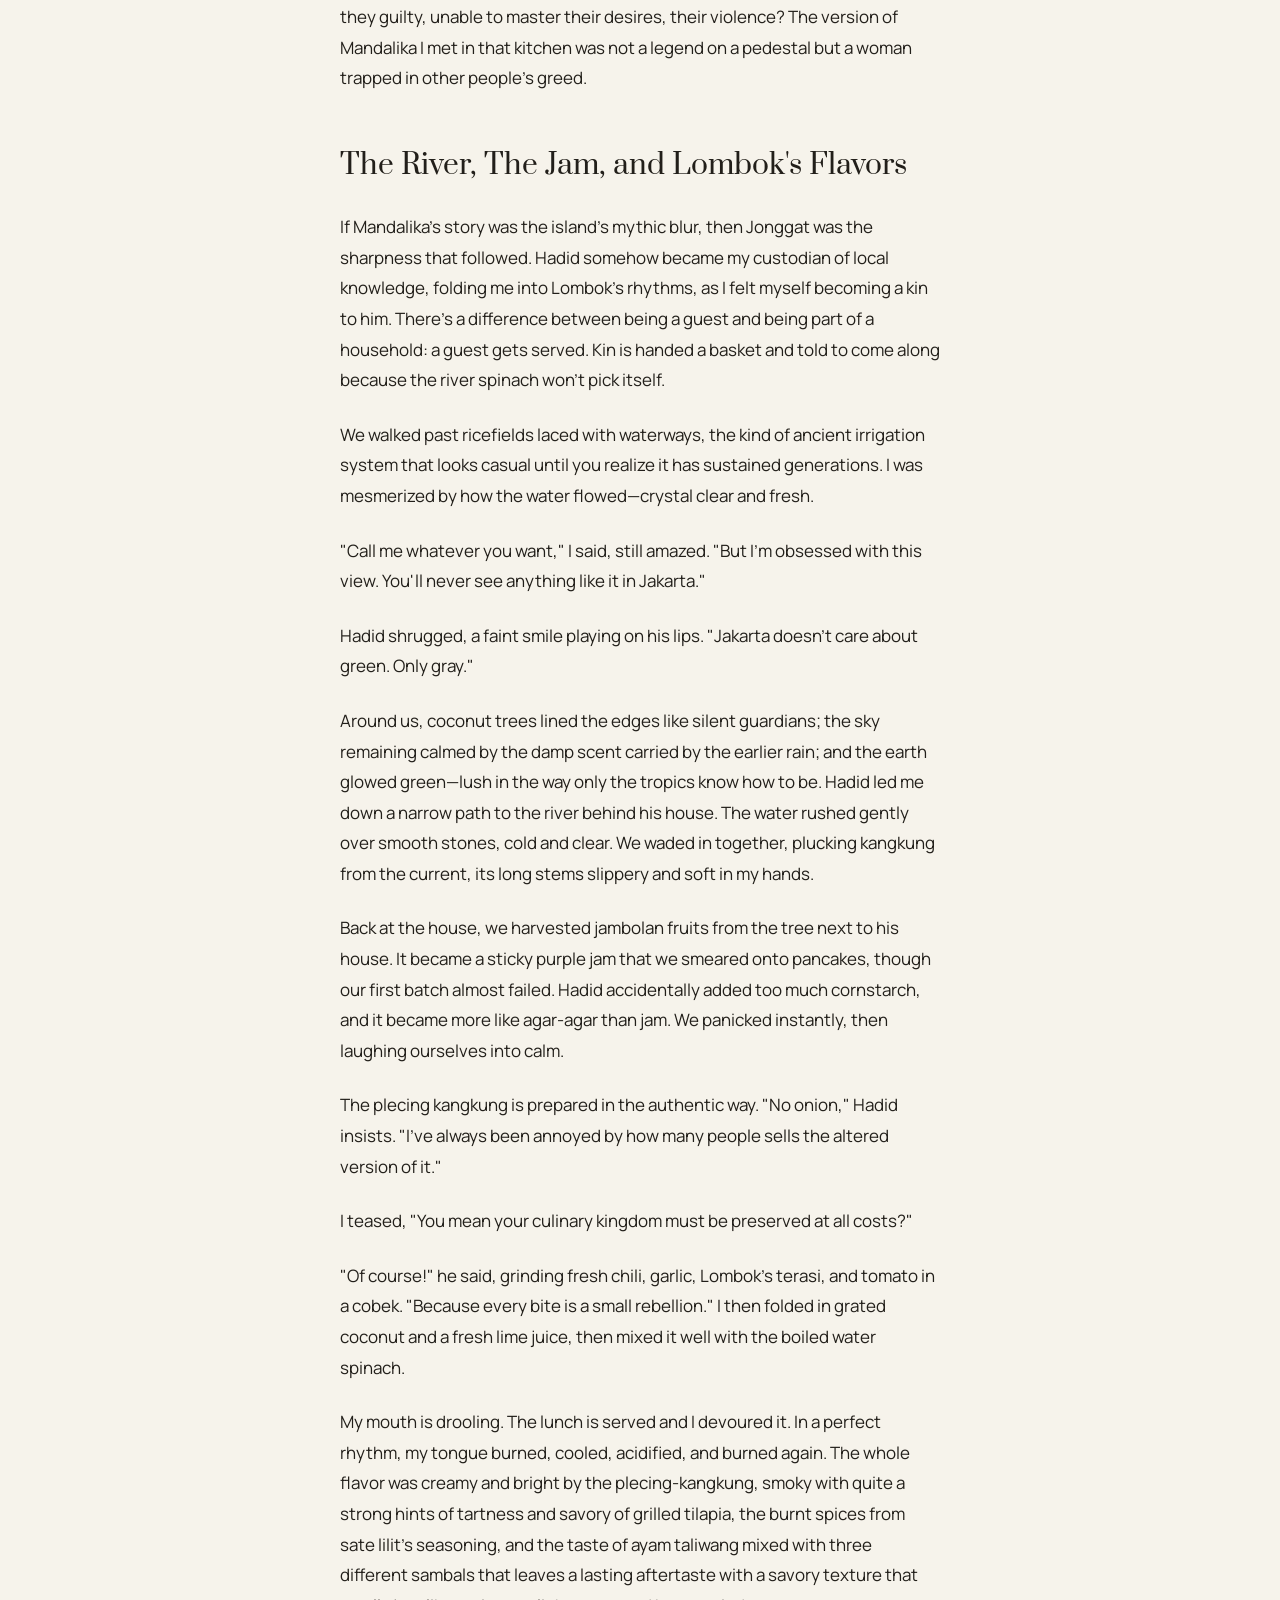
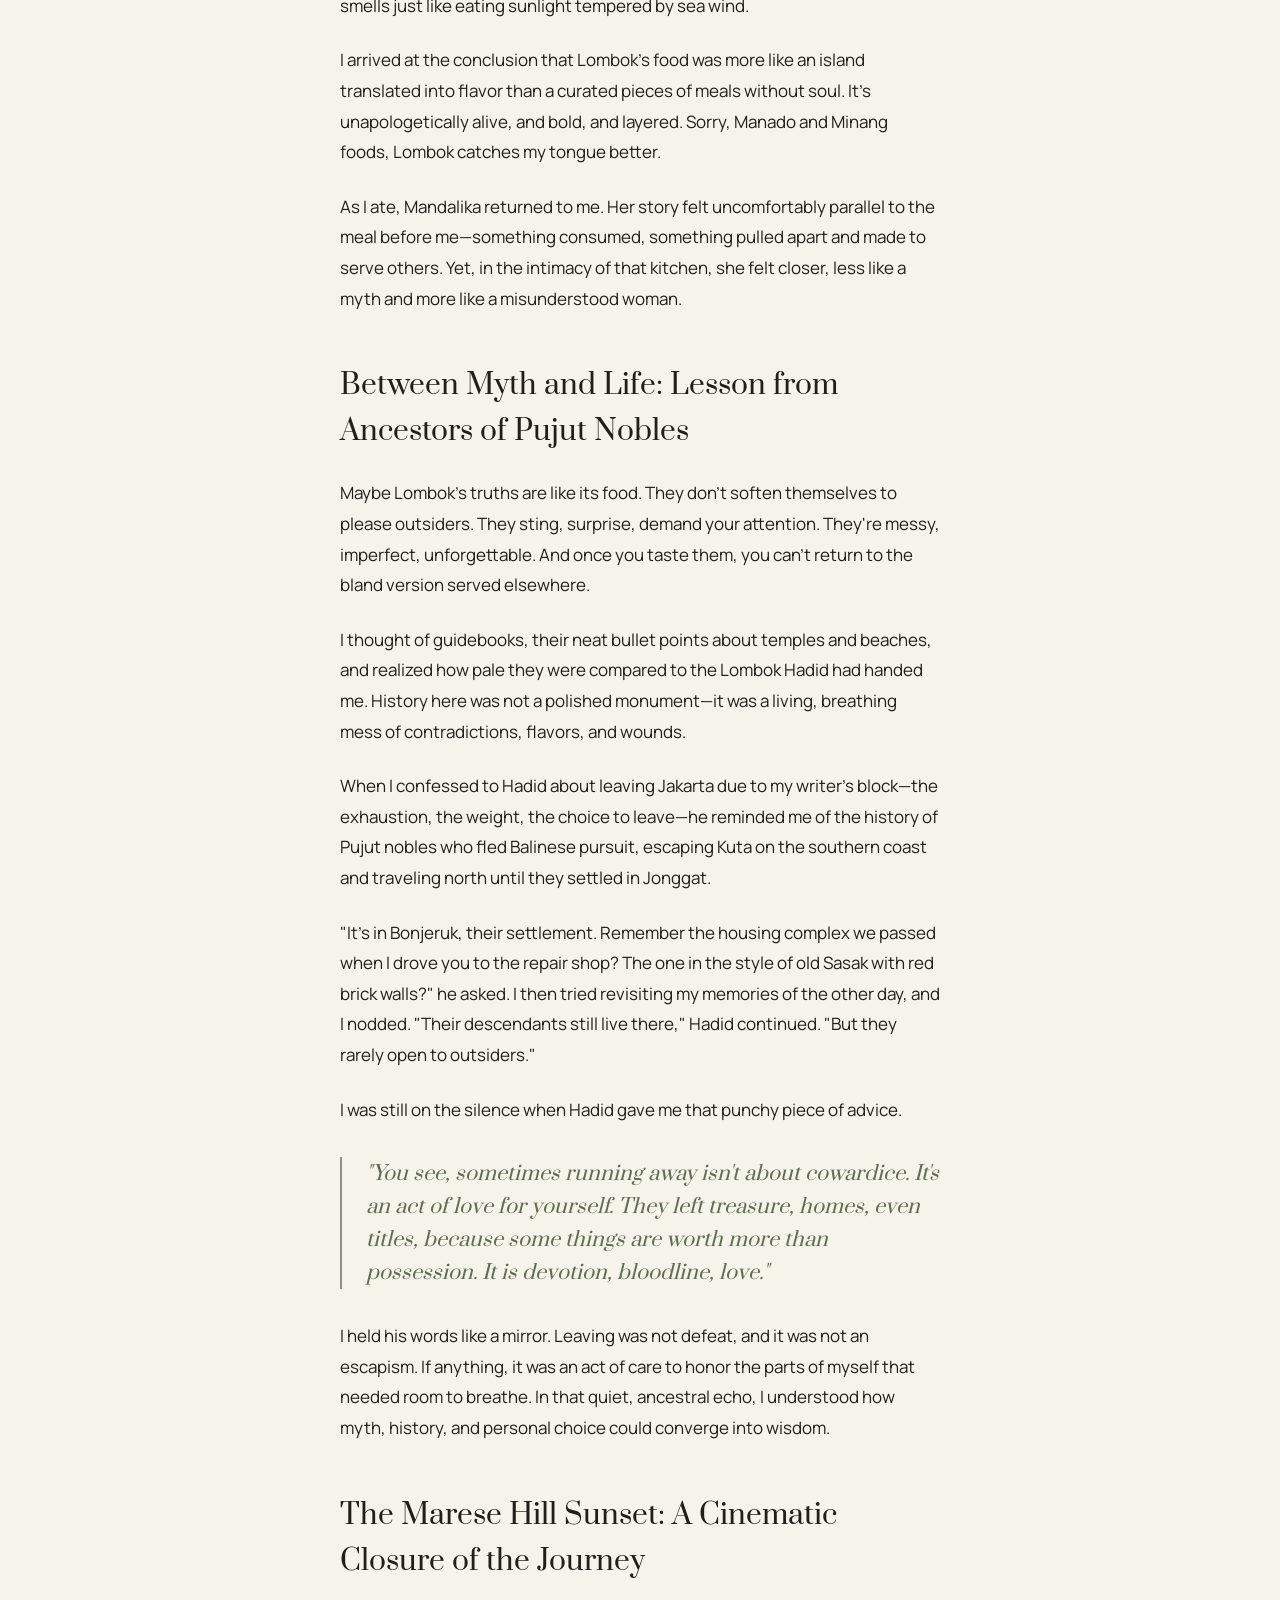
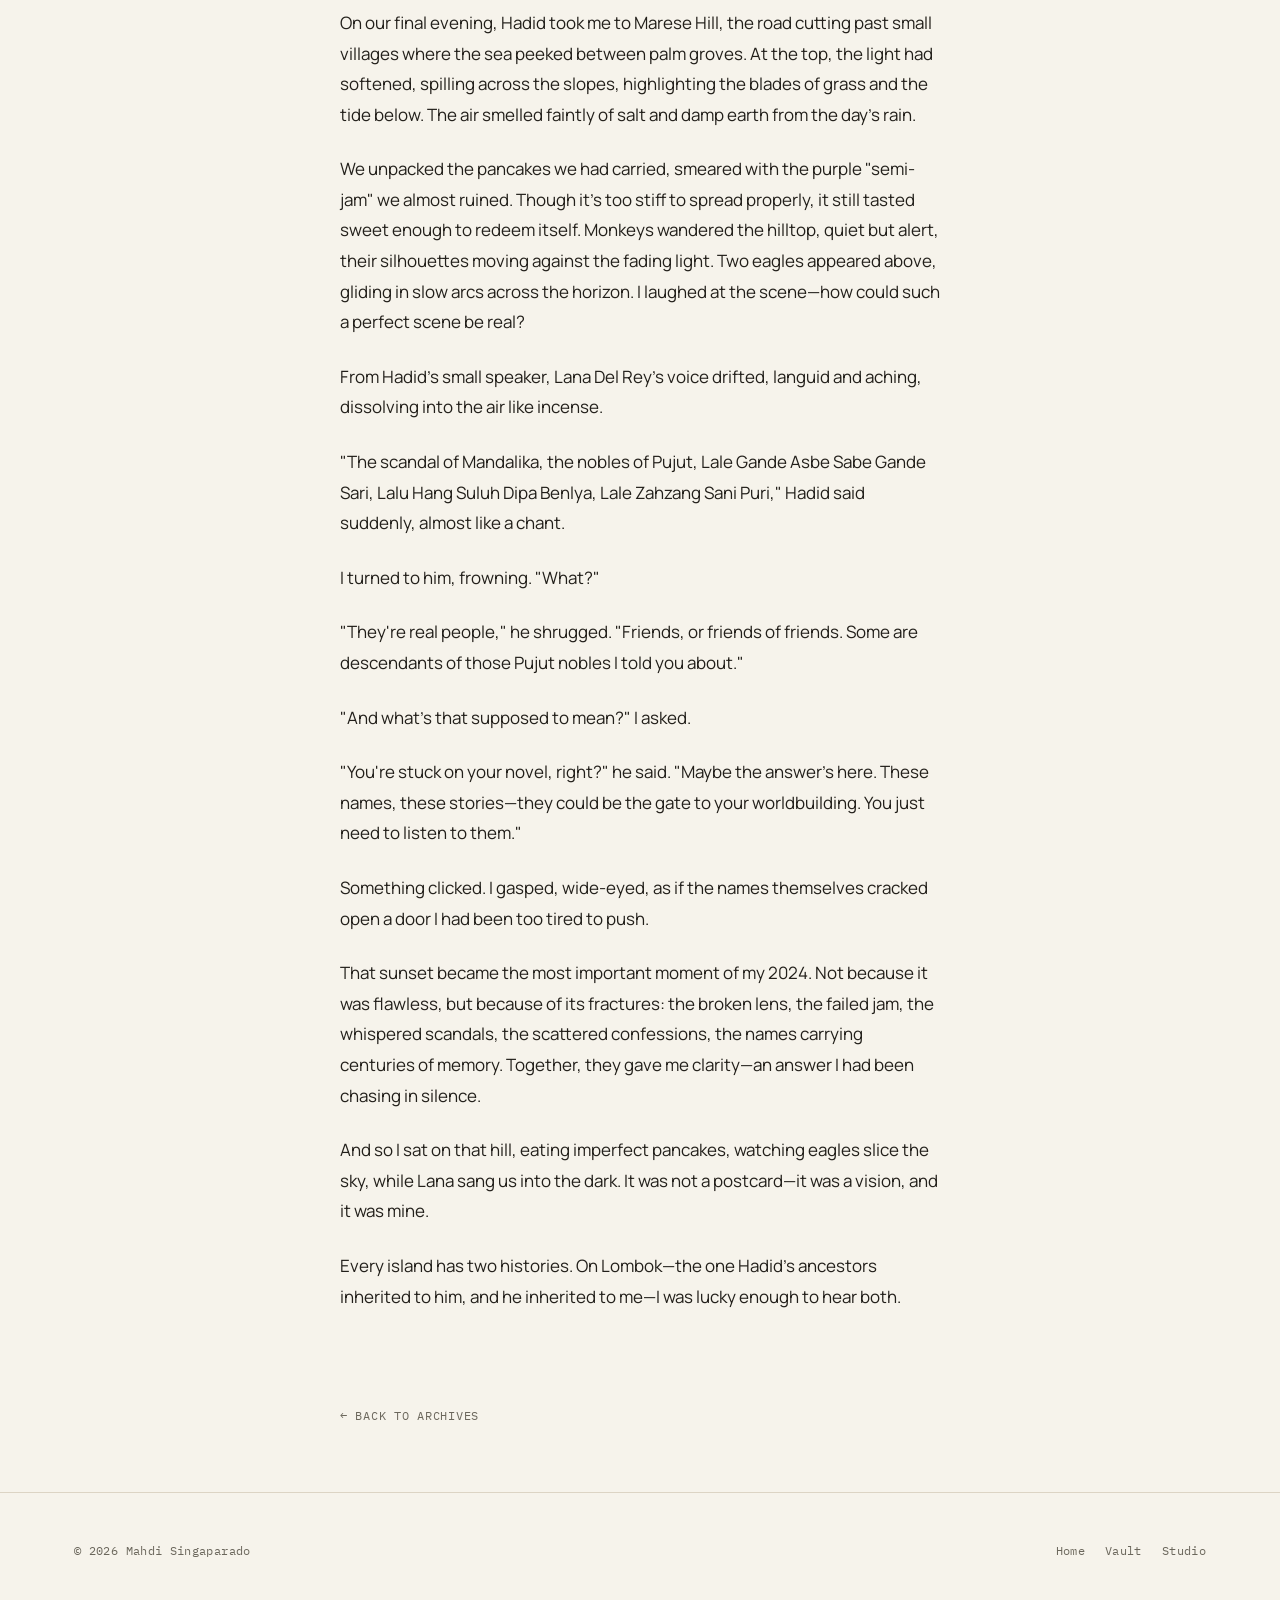
<file: archives/two-islands-in-one/index.html>
<!DOCTYPE html>
<html lang="en">
<head>
<meta charset="UTF-8">
<meta name="viewport" content="width=device-width, initial-scale=1.0">
<title>Two Islands in One — Mahdi Singaparado</title>
<meta name="description" content="Exploring hidden histories, local flavors, and truths beyond Lombok's tourist gaze.">

<link rel="preconnect" href="https://fonts.googleapis.com">
<link rel="preconnect" href="https://fonts.gstatic.com" crossorigin>
<link href="https://fonts.googleapis.com/css2?family=Prata&family=Manrope:wght@400;500;600;700&family=IBM+Plex+Mono:wght@400;500&display=swap" rel="stylesheet">
<link rel="stylesheet" href="/shared/shared.css">
<link rel="stylesheet" href="/archives/archives.css">
</head>
<body>

<header>
  <nav class="container">
    <a href="/" class="nav-name">Mahdi Singaparado</a>
    <button class="nav-toggle" id="navToggle" aria-expanded="false" aria-controls="navLinks">Menu</button>
    <div class="nav-links" id="navLinks">
      <a href="/#practice">Practice</a>
      <a href="/vault">Vault</a>
      <a href="/#contact">Contact</a>
      <a href="/studio" class="nav-cta">Studio</a>
    </div>
  </nav>
</header>

<main>
  <div class="essay-nav container" style="padding-top:96px;">
    <a href="/archives">← Back to Archives</a>
  </div>

  <div class="essay-header">
    <div class="container">
      <p class="essay-meta">September 2025 · Travel &amp; Cultural Essay</p>
      <h1 class="essay-title">Two Islands in One: Of Legends, Local Eats, and the Stories They Keep</h1>
      <p class="essay-subtitle">Exploring hidden histories, local flavors, and truths beyond Lombok's tourist gaze</p>
      <p class="essay-byline">By Mahdi Singaparado</p>
    </div>
  </div>

  <article class="essay-body container">

    <h2>Dual Histories: Between Guidebooks and Whispers</h2>
    <p>Every island has two histories: the one written for visitors, and the one whispered to you over coffee by someone who inherits the stories like a heirloom. It's like two sides of a coin. The first half is glossy, its edges smoothed for easy consumption, customized for guidebooks and tourist brochures that leave no reason for anyone not to be mesmerized. The other half, though less fashionable, is resistant, fragile, and most of the time—uncomfortable. It hides in conversations, in recipes, and in quiet pauses when locals decide whether to let you in.</p>
    <p>A clear example of that notion is the story of Mandalika. Tourists see a noble sacrifice; locals whisper curses. Between these two histories lies her scandal—a truth I hadn't yet grasped when I first arrived. I didn't come to Lombok seeking enlightenment. I came with messy notes, unfinished drafts, and a craving to feel alive again after a long season of writer's block.</p>
    <p>If anything, I came like you come to a friend's house when you're too tired to explain yourself: half-expecting warmth, half-ready to collapse on the couch. And that's exactly how Lombok met me—not with spa resorts and curated sunsets, but with rain, a broken phone, and the kind of chaos you don't post on Instagram.</p>

    <h2>Rain, Blurriness &amp; Doorway to Truth</h2>
    <p>It was raining hard when I landed last December. The kind of rain that body-slams you the second you step out of the terminal. Ten minutes later, in the airport toilet, my phone slipped straight out of my jacket's chest pocket and dove into the closet like it had unfinished business there. The water blurred the camera permanently. Thanks to my ADHD, I had completely forgotten the phone was even there when I sat down.</p>
    <p>Hadid, my best friend who had promised to pick me up, took one look at my sulking face and burst out laughing before dragging me straight to a repair shop. He has this way of being both amused and sympathetic at the same time.</p>
    <p>"Couldn't say nothing less," he said, glancing at the blurry screen where the world swam like an old VHS tape.</p>
    <p>"I know, classic me," I lifted up phone, gave it to the repairman. "It's like it had just come back from a bad ayahuasca trip."</p>
    <p>Then, almost as if the moment had been waiting for him, he added: "You know, Mandalika threw herself into the sea too. Sometimes when things blur, it's not an accident. It's a choice."</p>
    <p>I frowned out of bizarre dazedness. "You mean I'm a gag finna be letting my phone drowned on a damp? Or does that mean Mandalika actually had a choice when people assume she jumped out of desperation?"</p>
    <p>Hadid didn't answer at first. There was silence, and he started to look serious, knocking the wooden table as he started to tell that story. And just like that, my broken camera lens became a doorway. One minute I was worried about my phone, the next I was listening to him summon the island's most haunting legend—one that no guidebook could have prepared me for.</p>

    <h2>Mandalika Revealed: Myths Unfolded in Coffee and Rain</h2>
    <p>The official story is easy to admire. Princess Mandalika was so beautiful that men from across kingdoms came to fight for her hand. Rather than let them kill each other, she climbed to a cliff above the sea and leapt into the waves, her body dissolving into Nyale—colorful sea worms that appear once a year. Today, the Bau Nyale Festival gathers thousands who collect the worms, cook them into dishes, and celebrate her eternal sacrifice.</p>
    <p>It's the kind of story that fits neatly into tourist brochures: noble, tragic, clean. But my bestie tilted the tale on its head. "That's not the whole truth," he said, sipping coffee as if what he was about to say was casual, not explosive. He told me that every Nyale season, people curse Mandalika. They see her not as a heroine, but as a metaphor for promiscuity. Splitting herself into worms for everyone was, in their telling, proof that she "let herself" be taken by all men.</p>
    <blockquote>"People call her cunt," he said flatly.</blockquote>
    <p>I sat there, the blur of my phone screen almost mocking me. Was it really her fault? Was she guilty for being beautiful, for inspiring hunger in men? Or were they guilty, unable to master their desires, their violence? The version of Mandalika I met in that kitchen was not a legend on a pedestal but a woman trapped in other people's greed.</p>

    <h2>The River, The Jam, and Lombok's Flavors</h2>
    <p>If Mandalika's story was the island's mythic blur, then Jonggat was the sharpness that followed. Hadid somehow became my custodian of local knowledge, folding me into Lombok's rhythms, as I felt myself becoming a kin to him. There's a difference between being a guest and being part of a household: a guest gets served. Kin is handed a basket and told to come along because the river spinach won't pick itself.</p>
    <p>We walked past ricefields laced with waterways, the kind of ancient irrigation system that looks casual until you realize it has sustained generations. I was mesmerized by how the water flowed—crystal clear and fresh.</p>
    <p>"Call me whatever you want," I said, still amazed. "But I'm obsessed with this view. You'll never see anything like it in Jakarta."</p>
    <p>Hadid shrugged, a faint smile playing on his lips. "Jakarta doesn't care about green. Only gray."</p>
    <p>Around us, coconut trees lined the edges like silent guardians; the sky remaining calmed by the damp scent carried by the earlier rain; and the earth glowed green—lush in the way only the tropics know how to be. Hadid led me down a narrow path to the river behind his house. The water rushed gently over smooth stones, cold and clear. We waded in together, plucking kangkung from the current, its long stems slippery and soft in my hands.</p>
    <p>Back at the house, we harvested jambolan fruits from the tree next to his house. It became a sticky purple jam that we smeared onto pancakes, though our first batch almost failed. Hadid accidentally added too much cornstarch, and it became more like agar-agar than jam. We panicked instantly, then laughing ourselves into calm.</p>
    <p>The plecing kangkung is prepared in the authentic way. "No onion," Hadid insists. "I've always been annoyed by how many people sells the altered version of it."</p>
    <p>I teased, "You mean your culinary kingdom must be preserved at all costs?"</p>
    <p>"Of course!" he said, grinding fresh chili, garlic, Lombok's terasi, and tomato in a cobek. "Because every bite is a small rebellion." I then folded in grated coconut and a fresh lime juice, then mixed it well with the boiled water spinach.</p>
    <p>My mouth is drooling. The lunch is served and I devoured it. In a perfect rhythm, my tongue burned, cooled, acidified, and burned again. The whole flavor was creamy and bright by the plecing-kangkung, smoky with quite a strong hints of tartness and savory of grilled tilapia, the burnt spices from sate lilit's seasoning, and the taste of ayam taliwang mixed with three different sambals that leaves a lasting aftertaste with a savory texture that smells just like eating sunlight tempered by sea wind.</p>
    <p>I arrived at the conclusion that Lombok's food was more like an island translated into flavor than a curated pieces of meals without soul. It's unapologetically alive, and bold, and layered. Sorry, Manado and Minang foods, Lombok catches my tongue better.</p>
    <p>As I ate, Mandalika returned to me. Her story felt uncomfortably parallel to the meal before me—something consumed, something pulled apart and made to serve others. Yet, in the intimacy of that kitchen, she felt closer, less like a myth and more like a misunderstood woman.</p>

    <h2>Between Myth and Life: Lesson from Ancestors of Pujut Nobles</h2>
    <p>Maybe Lombok's truths are like its food. They don't soften themselves to please outsiders. They sting, surprise, demand your attention. They're messy, imperfect, unforgettable. And once you taste them, you can't return to the bland version served elsewhere.</p>
    <p>I thought of guidebooks, their neat bullet points about temples and beaches, and realized how pale they were compared to the Lombok Hadid had handed me. History here was not a polished monument—it was a living, breathing mess of contradictions, flavors, and wounds.</p>
    <p>When I confessed to Hadid about leaving Jakarta due to my writer's block—the exhaustion, the weight, the choice to leave—he reminded me of the history of Pujut nobles who fled Balinese pursuit, escaping Kuta on the southern coast and traveling north until they settled in Jonggat.</p>
    <p>"It's in Bonjeruk, their settlement. Remember the housing complex we passed when I drove you to the repair shop? The one in the style of old Sasak with red brick walls?" he asked. I then tried revisiting my memories of the other day, and I nodded. "Their descendants still live there," Hadid continued. "But they rarely open to outsiders."</p>
    <p>I was still on the silence when Hadid gave me that punchy piece of advice.</p>
    <blockquote>"You see, sometimes running away isn't about cowardice. It's an act of love for yourself. They left treasure, homes, even titles, because some things are worth more than possession. It is devotion, bloodline, love."</blockquote>
    <p>I held his words like a mirror. Leaving was not defeat, and it was not an escapism. If anything, it was an act of care to honor the parts of myself that needed room to breathe. In that quiet, ancestral echo, I understood how myth, history, and personal choice could converge into wisdom.</p>

    <h2>The Marese Hill Sunset: A Cinematic Closure of the Journey</h2>
    <p>On our final evening, Hadid took me to Marese Hill, the road cutting past small villages where the sea peeked between palm groves. At the top, the light had softened, spilling across the slopes, highlighting the blades of grass and the tide below. The air smelled faintly of salt and damp earth from the day's rain.</p>
    <p>We unpacked the pancakes we had carried, smeared with the purple "semi-jam" we almost ruined. Though it's too stiff to spread properly, it still tasted sweet enough to redeem itself. Monkeys wandered the hilltop, quiet but alert, their silhouettes moving against the fading light. Two eagles appeared above, gliding in slow arcs across the horizon. I laughed at the scene—how could such a perfect scene be real?</p>
    <p>From Hadid's small speaker, Lana Del Rey's voice drifted, languid and aching, dissolving into the air like incense.</p>
    <p>"The scandal of Mandalika, the nobles of Pujut, Lale Gande Asbe Sabe Gande Sari, Lalu Hang Suluh Dipa Benlya, Lale Zahzang Sani Puri," Hadid said suddenly, almost like a chant.</p>
    <p>I turned to him, frowning. "What?"</p>
    <p>"They're real people," he shrugged. "Friends, or friends of friends. Some are descendants of those Pujut nobles I told you about."</p>
    <p>"And what's that supposed to mean?" I asked.</p>
    <p>"You're stuck on your novel, right?" he said. "Maybe the answer's here. These names, these stories—they could be the gate to your worldbuilding. You just need to listen to them."</p>
    <p>Something clicked. I gasped, wide-eyed, as if the names themselves cracked open a door I had been too tired to push.</p>
    <p>That sunset became the most important moment of my 2024. Not because it was flawless, but because of its fractures: the broken lens, the failed jam, the whispered scandals, the scattered confessions, the names carrying centuries of memory. Together, they gave me clarity—an answer I had been chasing in silence.</p>
    <p>And so I sat on that hill, eating imperfect pancakes, watching eagles slice the sky, while Lana sang us into the dark. It was not a postcard—it was a vision, and it was mine.</p>
    <p>Every island has two histories. On Lombok—the one Hadid's ancestors inherited to him, and he inherited to me—I was lucky enough to hear both.</p>

  </article>

  <div class="essay-nav container">
    <a href="/archives">← Back to Archives</a>
  </div>
</main>

<footer>
  <div class="container footer-row">
    <span>© 2026 Mahdi Singaparado</span>
    <div class="footer-links">
      <a href="/">Home</a>
      <a href="/vault">Vault</a>
      <a href="/studio">Studio</a>
    </div>
  </div>
</footer>

<script src="/shared/shared.js"></script>
</body>
</html>
</file>
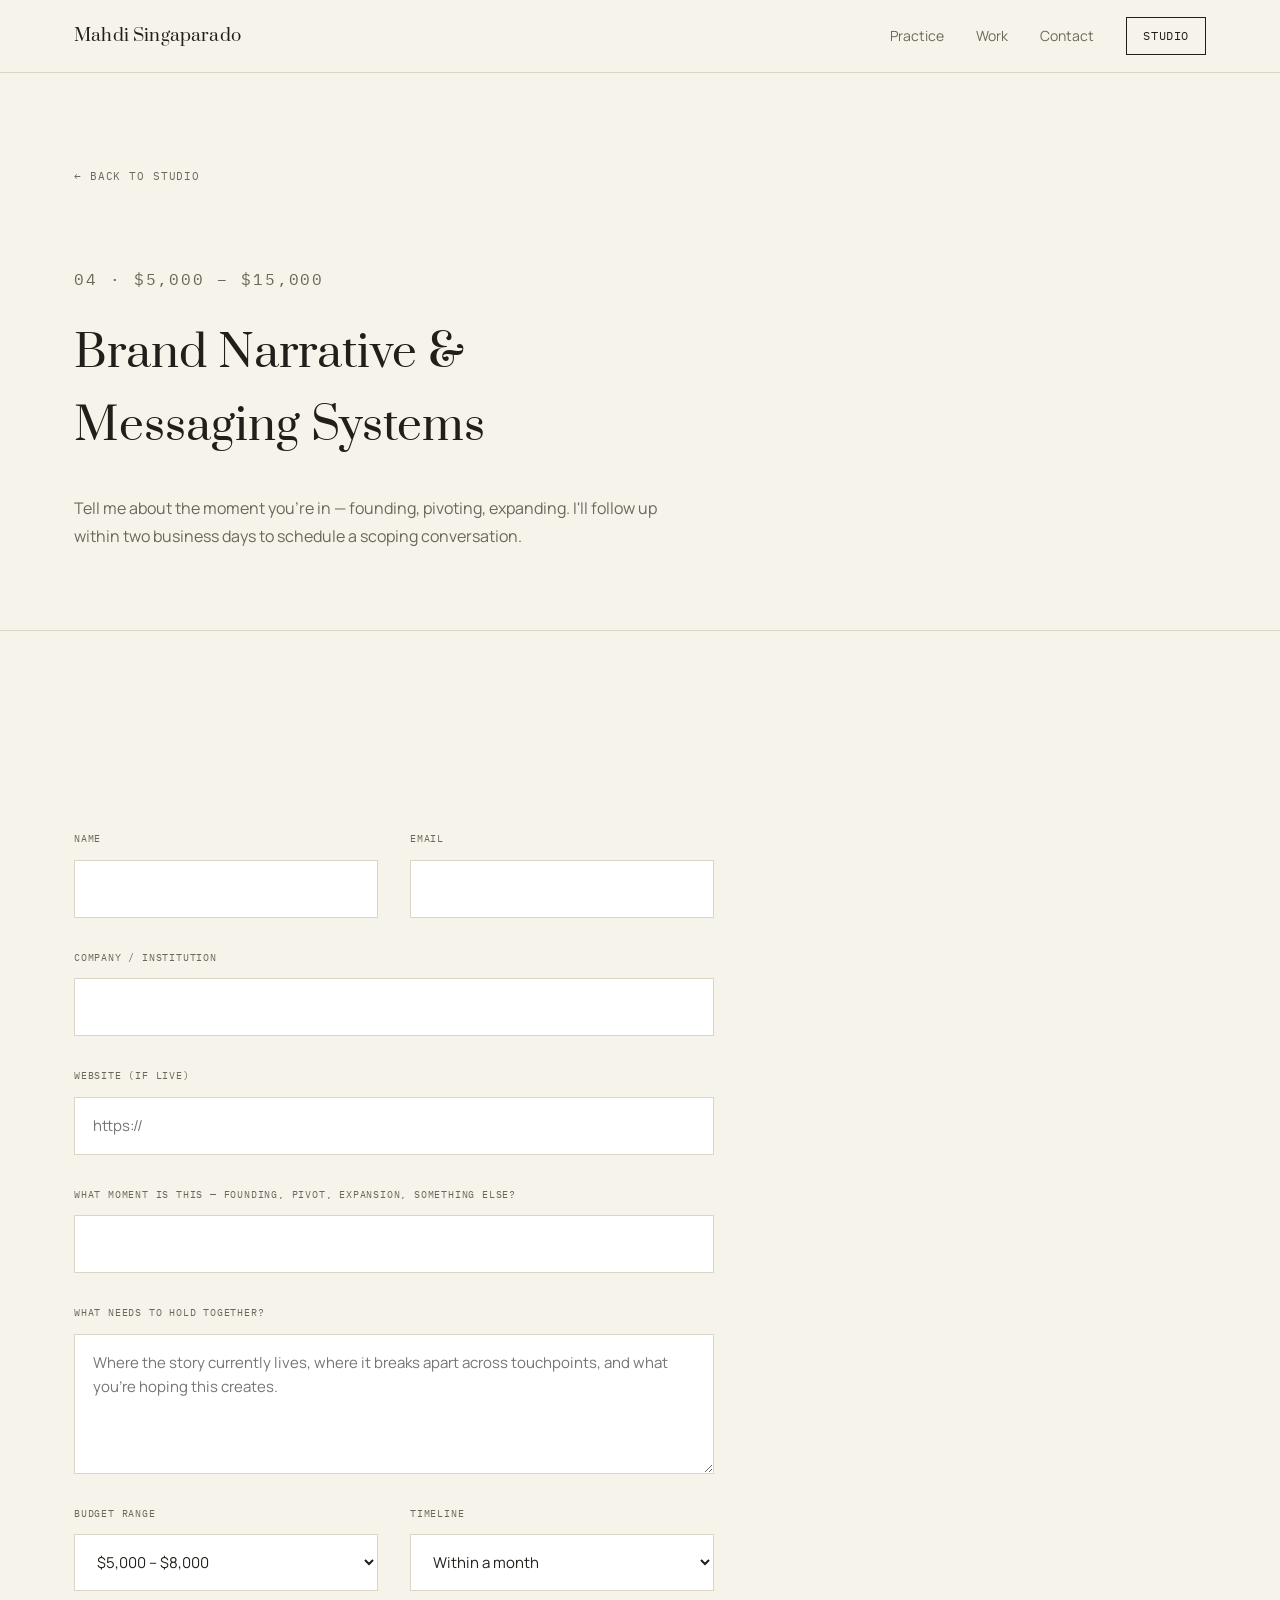
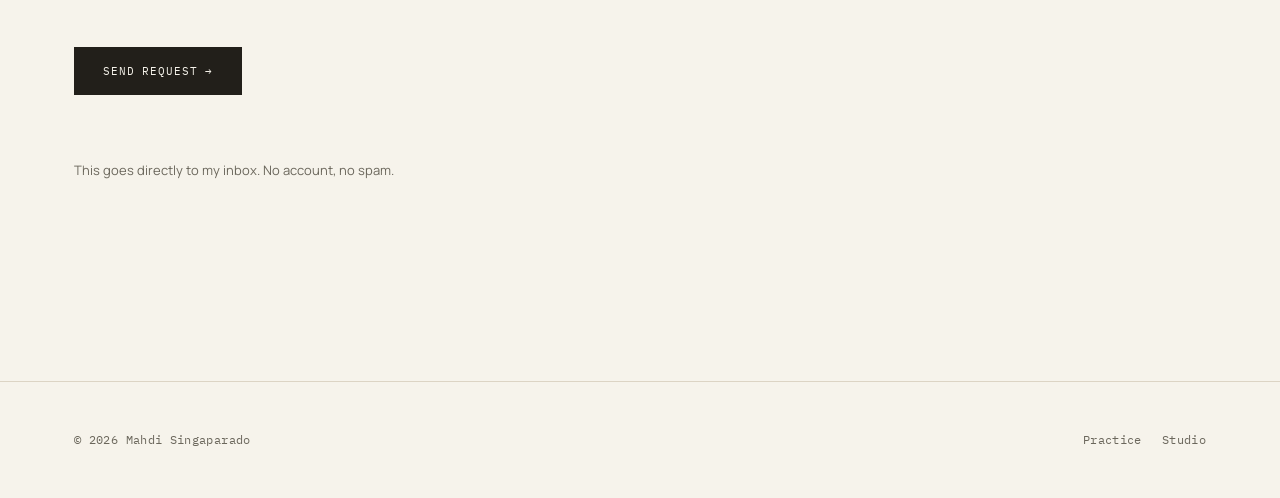
<file: work-with-me/brand-narrative/index.html>
<!DOCTYPE html>
<html lang="en">
<head>
<meta charset="UTF-8">
<meta name="viewport" content="width=device-width, initial-scale=1.0">
<title>Brand Narrative &amp; Messaging Systems — Work With Me</title>
<link rel="preconnect" href="https://fonts.googleapis.com">
<link rel="preconnect" href="https://fonts.gstatic.com" crossorigin>
<link href="https://fonts.googleapis.com/css2?family=Prata&family=Manrope:wght@400;500;600;700&family=IBM+Plex+Mono:wght@400;500&display=swap" rel="stylesheet">
<link rel="stylesheet" href="/shared/shared.css">
<link rel="stylesheet" href="/studio/studio.css">
</head>
<body>

<header>
  <nav class="container">
    <a href="/" class="nav-name">Mahdi Singaparado</a>
    <button class="nav-toggle" id="navToggle" aria-expanded="false" aria-controls="navLinks">Menu</button>
    <div class="nav-links" id="navLinks">
      <a href="/#practice">Practice</a>
      <a href="/#work">Work</a>
      <a href="/#contact">Contact</a>
      <a href="/studio" class="nav-cta">Studio</a>
    </div>
  </nav>
</header>

<main>
  <section class="form-hero">
    <div class="container">
      <a href="/studio" class="form-back">← Back to Studio</a>
      <p class="eyebrow">04 · $5,000 – $15,000</p>
      <h1>Brand Narrative &amp; Messaging Systems</h1>
      <p>Tell me about the moment you're in — founding, pivoting, expanding. I'll follow up within two business days to schedule a scoping conversation.</p>
    </div>
  </section>

  <section>
    <div class="container">
      <form class="intake-form" action="https://formspree.io/f/YOUR_FORM_ID" method="POST">
        <input type="hidden" name="service" value="Brand Narrative & Messaging Systems">

        <div class="field-row">
          <div class="field">
            <label for="name">Name</label>
            <input type="text" id="name" name="name" required>
          </div>
          <div class="field">
            <label for="email">Email</label>
            <input type="email" id="email" name="email" required>
          </div>
        </div>

        <div class="field">
          <label for="company">Company / Institution</label>
          <input type="text" id="company" name="company">
        </div>

        <div class="field">
          <label for="url">Website (if live)</label>
          <input type="url" id="url" name="url" placeholder="https://">
        </div>

        <div class="field">
          <label for="moment">What moment is this — founding, pivot, expansion, something else?</label>
          <input type="text" id="moment" name="moment">
        </div>

        <div class="field">
          <label for="details">What needs to hold together?</label>
          <textarea id="details" name="details" placeholder="Where the story currently lives, where it breaks apart across touchpoints, and what you're hoping this creates."></textarea>
        </div>

        <div class="field-row">
          <div class="field">
            <label for="budget">Budget range</label>
            <select id="budget" name="budget">
              <option>$5,000 – $8,000</option>
              <option>$8,000 – $15,000</option>
              <option>Let's discuss</option>
            </select>
          </div>
          <div class="field">
            <label for="timeline">Timeline</label>
            <select id="timeline" name="timeline">
              <option>Within a month</option>
              <option>1–3 months out</option>
              <option>No rush</option>
            </select>
          </div>
        </div>

        <button type="submit" class="submit-btn">Send request →</button>
        <p class="form-note">This goes directly to my inbox. No account, no spam.</p>
      </form>
    </div>
  </section>
</main>

<footer>
  <div class="container footer-row">
    <span>© 2026 Mahdi Singaparado</span>
    <div class="footer-links">
      <a href="/">Practice</a>
      <a href="/studio">Studio</a>
    </div>
  </div>
</footer>

<script src="/shared/shared.js"></script>
</body>
</html>
</file>
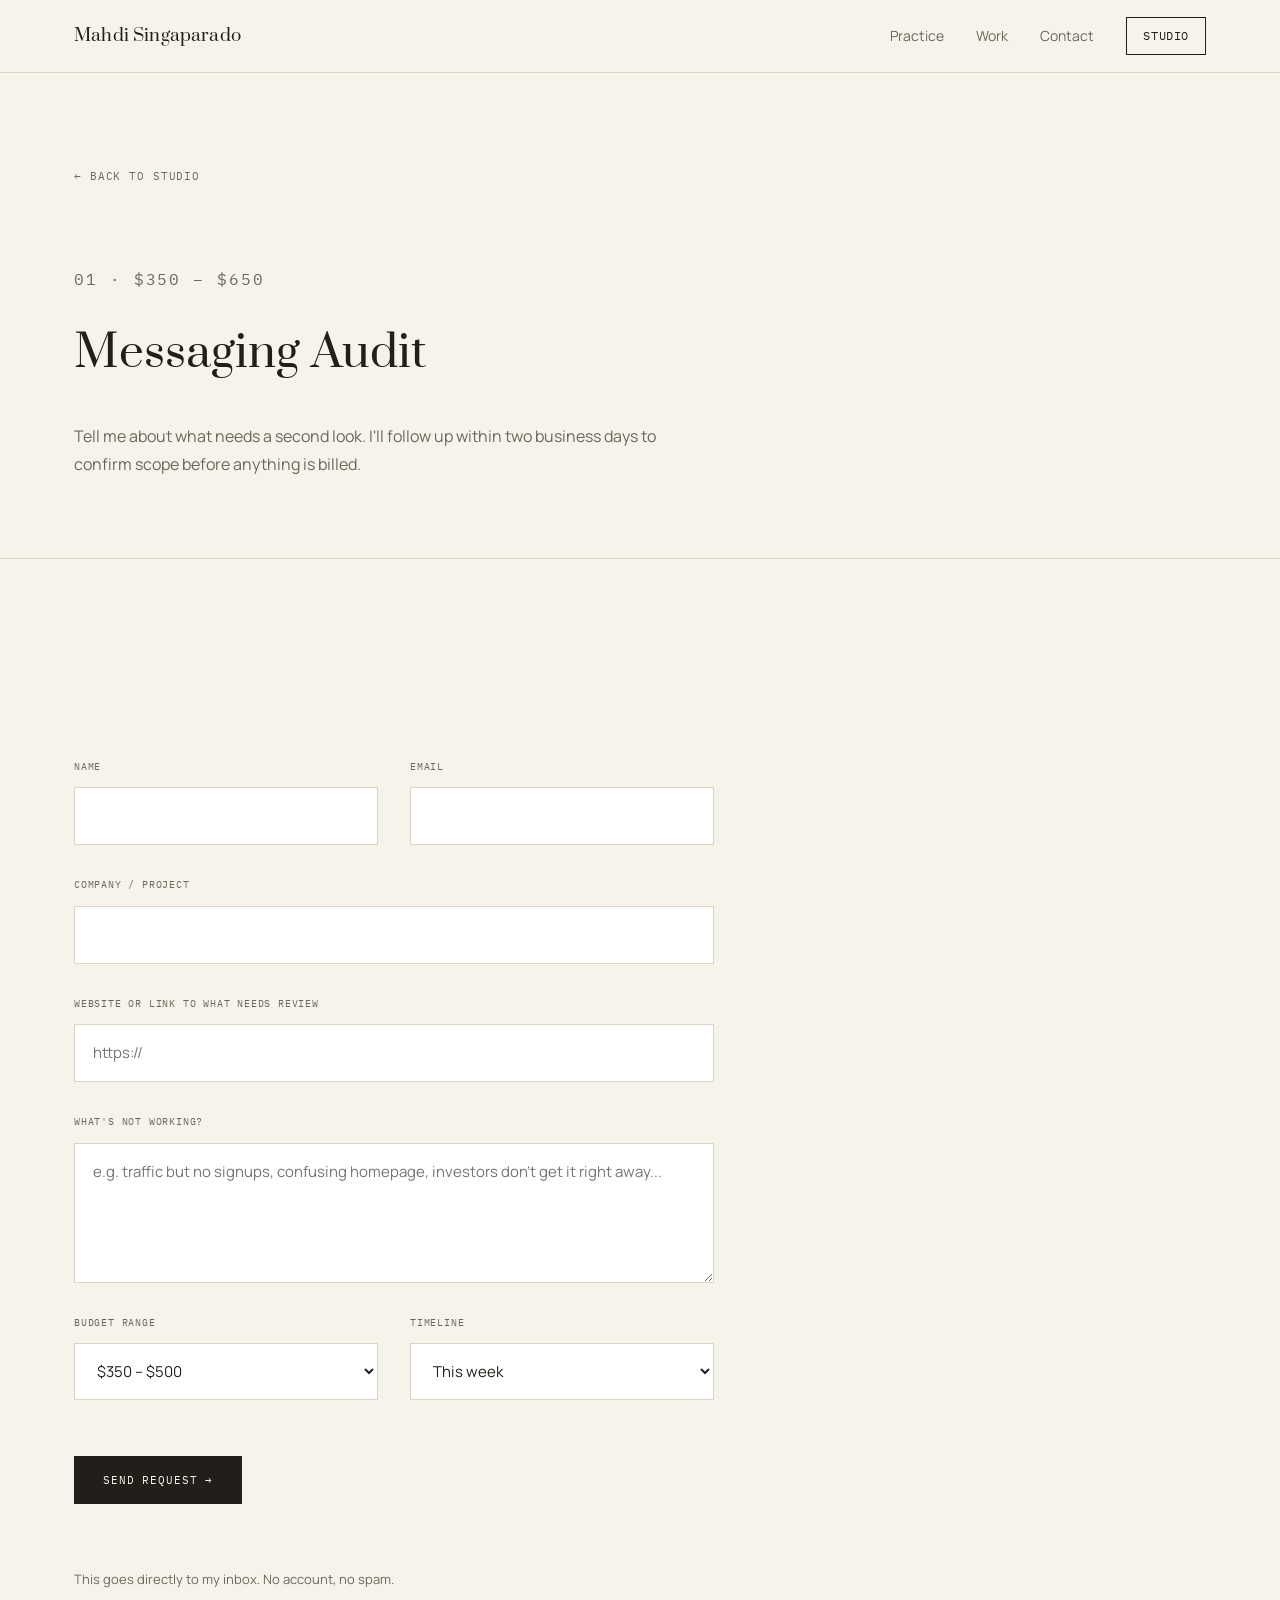
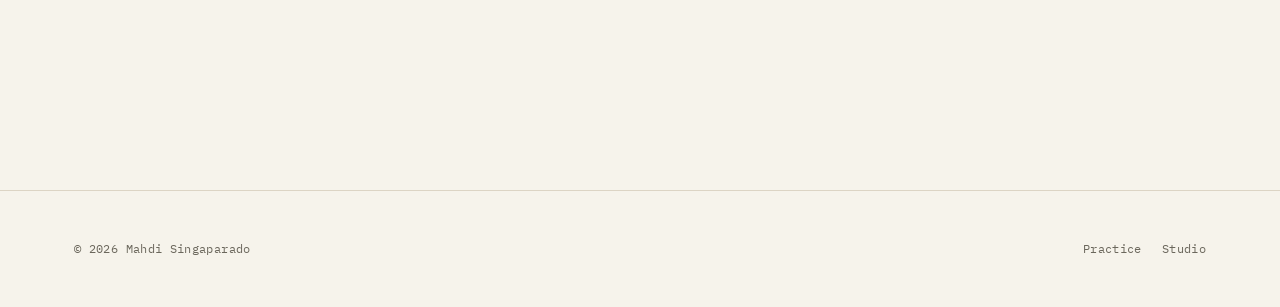
<file: work-with-me/messaging-audit/index.html>
<!DOCTYPE html>
<html lang="en">
<head>
<meta charset="UTF-8">
<meta name="viewport" content="width=device-width, initial-scale=1.0">
<title>Messaging Audit — Work With Me</title>
<link rel="preconnect" href="https://fonts.googleapis.com">
<link rel="preconnect" href="https://fonts.gstatic.com" crossorigin>
<link href="https://fonts.googleapis.com/css2?family=Prata&family=Manrope:wght@400;500;600;700&family=IBM+Plex+Mono:wght@400;500&display=swap" rel="stylesheet">
<link rel="stylesheet" href="/shared/shared.css">
<link rel="stylesheet" href="/studio/studio.css">
</head>
<body>

<header>
  <nav class="container">
    <a href="/" class="nav-name">Mahdi Singaparado</a>
    <button class="nav-toggle" id="navToggle" aria-expanded="false" aria-controls="navLinks">Menu</button>
    <div class="nav-links" id="navLinks">
      <a href="/#practice">Practice</a>
      <a href="/#work">Work</a>
      <a href="/#contact">Contact</a>
      <a href="/studio" class="nav-cta">Studio</a>
    </div>
  </nav>
</header>

<main>
  <section class="form-hero">
    <div class="container">
      <a href="/studio" class="form-back">← Back to Studio</a>
      <p class="eyebrow">01 · $350 – $650</p>
      <h1>Messaging Audit</h1>
      <p>Tell me about what needs a second look. I'll follow up within two business days to confirm scope before anything is billed.</p>
    </div>
  </section>

  <section>
    <div class="container">
      <form class="intake-form" action="https://formspree.io/f/YOUR_FORM_ID" method="POST">
        <input type="hidden" name="service" value="Messaging Audit">

        <div class="field-row">
          <div class="field">
            <label for="name">Name</label>
            <input type="text" id="name" name="name" required>
          </div>
          <div class="field">
            <label for="email">Email</label>
            <input type="email" id="email" name="email" required>
          </div>
        </div>

        <div class="field">
          <label for="company">Company / Project</label>
          <input type="text" id="company" name="company">
        </div>

        <div class="field">
          <label for="url">Website or link to what needs review</label>
          <input type="url" id="url" name="url" placeholder="https://">
        </div>

        <div class="field">
          <label for="details">What's not working?</label>
          <textarea id="details" name="details" placeholder="e.g. traffic but no signups, confusing homepage, investors don't get it right away..."></textarea>
        </div>

        <div class="field-row">
          <div class="field">
            <label for="budget">Budget range</label>
            <select id="budget" name="budget">
              <option>$350 – $500</option>
              <option>$500 – $650</option>
              <option>Not sure yet</option>
            </select>
          </div>
          <div class="field">
            <label for="timeline">Timeline</label>
            <select id="timeline" name="timeline">
              <option>This week</option>
              <option>Next 2 weeks</option>
              <option>No rush</option>
            </select>
          </div>
        </div>

        <button type="submit" class="submit-btn">Send request →</button>
        <p class="form-note">This goes directly to my inbox. No account, no spam.</p>
      </form>
    </div>
  </section>
</main>

<footer>
  <div class="container footer-row">
    <span>© 2026 Mahdi Singaparado</span>
    <div class="footer-links">
      <a href="/">Practice</a>
      <a href="/studio">Studio</a>
    </div>
  </div>
</footer>

<script src="/shared/shared.js"></script>
</body>
</html>
</file>
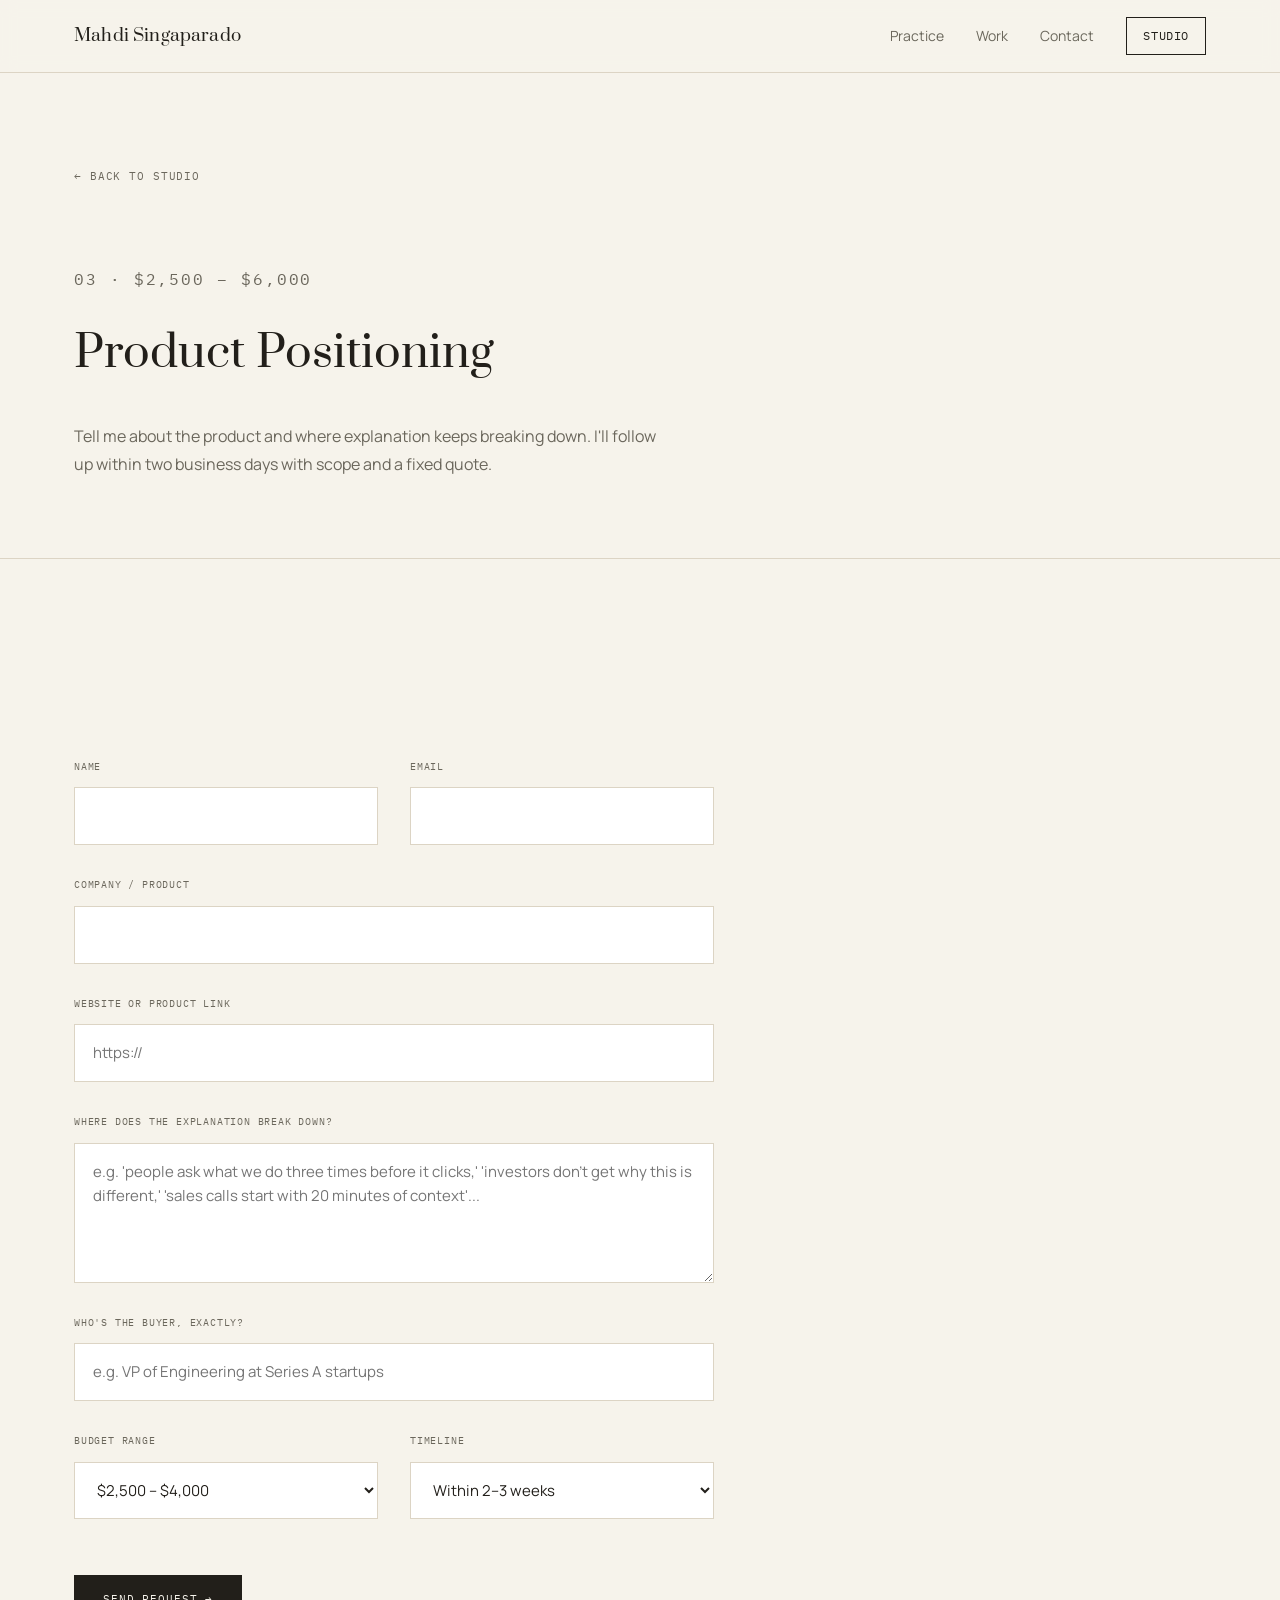
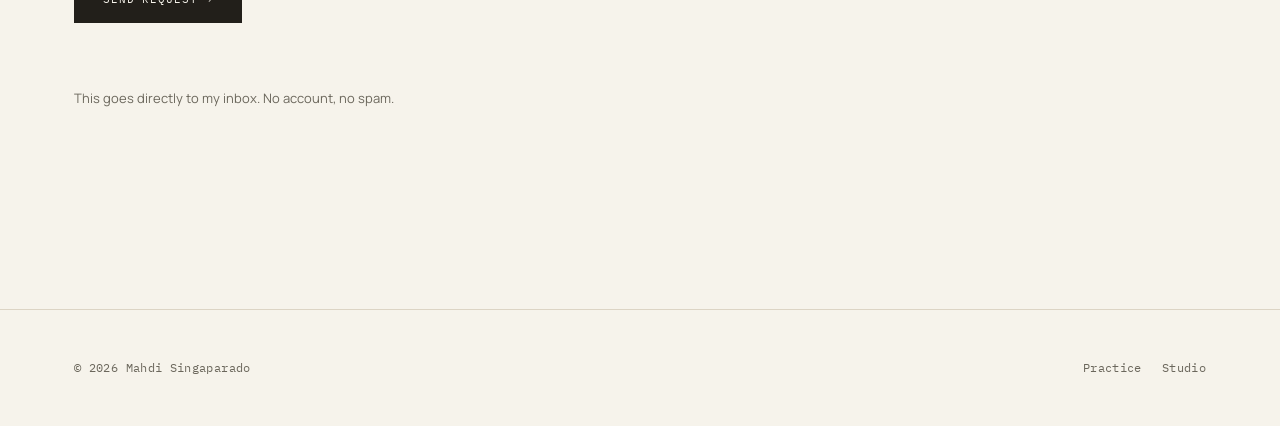
<file: work-with-me/positioning/index.html>
<!DOCTYPE html>
<html lang="en">
<head>
<meta charset="UTF-8">
<meta name="viewport" content="width=device-width, initial-scale=1.0">
<title>Product Positioning — Work With Me</title>
<link rel="preconnect" href="https://fonts.googleapis.com">
<link rel="preconnect" href="https://fonts.gstatic.com" crossorigin>
<link href="https://fonts.googleapis.com/css2?family=Prata&family=Manrope:wght@400;500;600;700&family=IBM+Plex+Mono:wght@400;500&display=swap" rel="stylesheet">
<link rel="stylesheet" href="/shared/shared.css">
<link rel="stylesheet" href="/studio/studio.css">
</head>
<body>

<header>
  <nav class="container">
    <a href="/" class="nav-name">Mahdi Singaparado</a>
    <button class="nav-toggle" id="navToggle" aria-expanded="false" aria-controls="navLinks">Menu</button>
    <div class="nav-links" id="navLinks">
      <a href="/#practice">Practice</a>
      <a href="/#work">Work</a>
      <a href="/#contact">Contact</a>
      <a href="/studio" class="nav-cta">Studio</a>
    </div>
  </nav>
</header>

<main>
  <section class="form-hero">
    <div class="container">
      <a href="/studio" class="form-back">← Back to Studio</a>
      <p class="eyebrow">03 · $2,500 – $6,000</p>
      <h1>Product Positioning</h1>
      <p>Tell me about the product and where explanation keeps breaking down. I'll follow up within two business days with scope and a fixed quote.</p>
    </div>
  </section>

  <section>
    <div class="container">
      <form class="intake-form" action="https://formspree.io/f/YOUR_FORM_ID" method="POST">
        <input type="hidden" name="service" value="Product Positioning">

        <div class="field-row">
          <div class="field">
            <label for="name">Name</label>
            <input type="text" id="name" name="name" required>
          </div>
          <div class="field">
            <label for="email">Email</label>
            <input type="email" id="email" name="email" required>
          </div>
        </div>

        <div class="field">
          <label for="company">Company / Product</label>
          <input type="text" id="company" name="company">
        </div>

        <div class="field">
          <label for="url">Website or product link</label>
          <input type="url" id="url" name="url" placeholder="https://">
        </div>

        <div class="field">
          <label for="problem">Where does the explanation break down?</label>
          <textarea id="problem" name="problem" placeholder="e.g. 'people ask what we do three times before it clicks,' 'investors don't get why this is different,' 'sales calls start with 20 minutes of context'..."></textarea>
        </div>

        <div class="field">
          <label for="audience">Who's the buyer, exactly?</label>
          <input type="text" id="audience" name="audience" placeholder="e.g. VP of Engineering at Series A startups">
        </div>

        <div class="field-row">
          <div class="field">
            <label for="budget">Budget range</label>
            <select id="budget" name="budget">
              <option>$2,500 – $4,000</option>
              <option>$4,000 – $6,000</option>
              <option>Not sure yet</option>
            </select>
          </div>
          <div class="field">
            <label for="timeline">Timeline</label>
            <select id="timeline" name="timeline">
              <option>Within 2–3 weeks</option>
              <option>Within a month</option>
              <option>No rush</option>
            </select>
          </div>
        </div>

        <button type="submit" class="submit-btn">Send request →</button>
        <p class="form-note">This goes directly to my inbox. No account, no spam.</p>
      </form>
    </div>
  </section>
</main>

<footer>
  <div class="container footer-row">
    <span>© 2026 Mahdi Singaparado</span>
    <div class="footer-links">
      <a href="/">Practice</a>
      <a href="/studio">Studio</a>
    </div>
  </div>
</footer>

<script src="/shared/shared.js"></script>
</body>
</html>
</file>
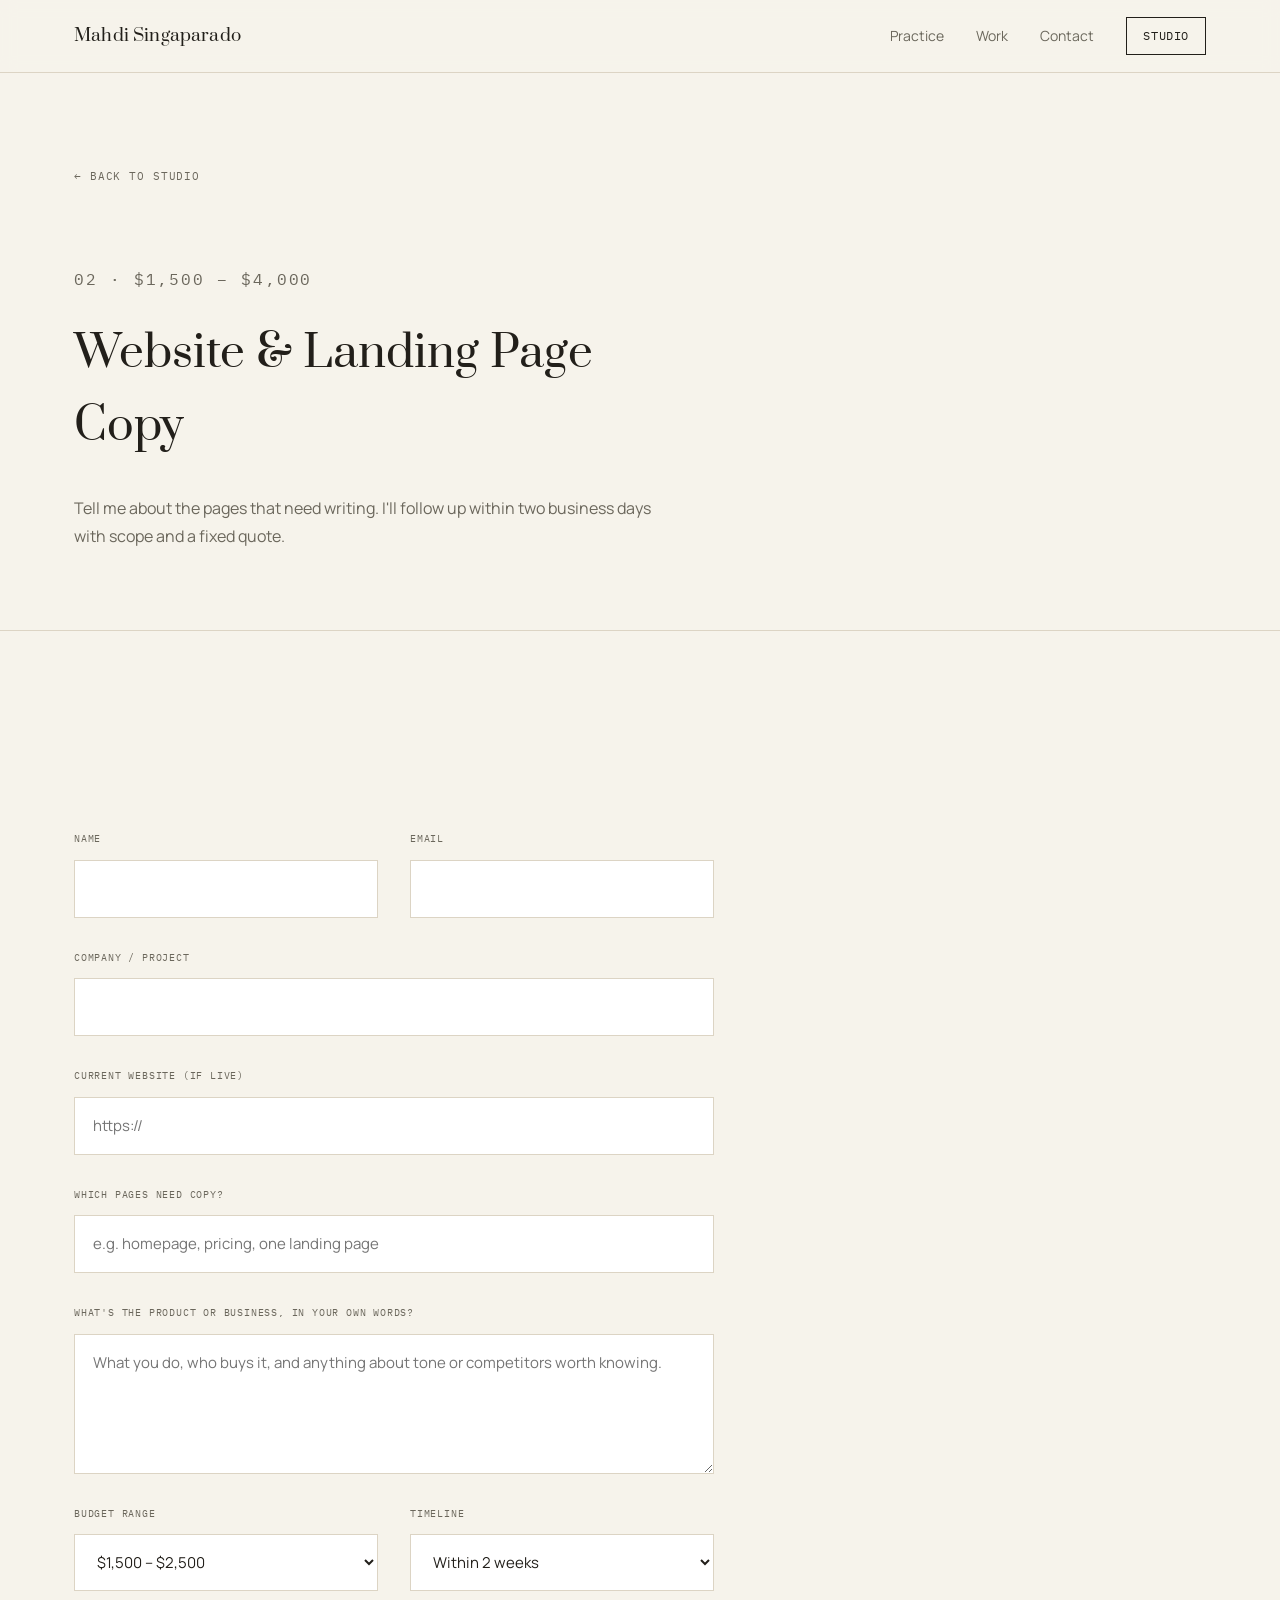
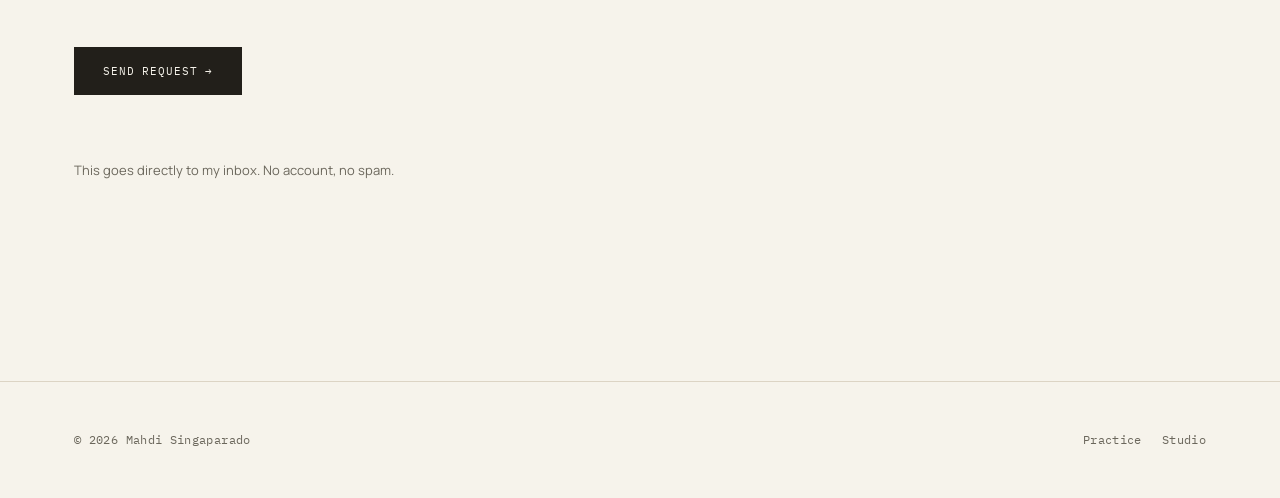
<file: work-with-me/website-copy/index.html>
<!DOCTYPE html>
<html lang="en">
<head>
<meta charset="UTF-8">
<meta name="viewport" content="width=device-width, initial-scale=1.0">
<title>Website &amp; Landing Page Copy — Work With Me</title>
<link rel="preconnect" href="https://fonts.googleapis.com">
<link rel="preconnect" href="https://fonts.gstatic.com" crossorigin>
<link href="https://fonts.googleapis.com/css2?family=Prata&family=Manrope:wght@400;500;600;700&family=IBM+Plex+Mono:wght@400;500&display=swap" rel="stylesheet">
<link rel="stylesheet" href="/shared/shared.css">
<link rel="stylesheet" href="/studio/studio.css">
</head>
<body>

<header>
  <nav class="container">
    <a href="/" class="nav-name">Mahdi Singaparado</a>
    <button class="nav-toggle" id="navToggle" aria-expanded="false" aria-controls="navLinks">Menu</button>
    <div class="nav-links" id="navLinks">
      <a href="/#practice">Practice</a>
      <a href="/#work">Work</a>
      <a href="/#contact">Contact</a>
      <a href="/studio" class="nav-cta">Studio</a>
    </div>
  </nav>
</header>

<main>
  <section class="form-hero">
    <div class="container">
      <a href="/studio" class="form-back">← Back to Studio</a>
      <p class="eyebrow">02 · $1,500 – $4,000</p>
      <h1>Website &amp; Landing Page Copy</h1>
      <p>Tell me about the pages that need writing. I'll follow up within two business days with scope and a fixed quote.</p>
    </div>
  </section>

  <section>
    <div class="container">
      <form class="intake-form" action="https://formspree.io/f/YOUR_FORM_ID" method="POST">
        <input type="hidden" name="service" value="Website & Landing Page Copy">

        <div class="field-row">
          <div class="field">
            <label for="name">Name</label>
            <input type="text" id="name" name="name" required>
          </div>
          <div class="field">
            <label for="email">Email</label>
            <input type="email" id="email" name="email" required>
          </div>
        </div>

        <div class="field">
          <label for="company">Company / Project</label>
          <input type="text" id="company" name="company">
        </div>

        <div class="field">
          <label for="url">Current website (if live)</label>
          <input type="url" id="url" name="url" placeholder="https://">
        </div>

        <div class="field">
          <label for="pages">Which pages need copy?</label>
          <input type="text" id="pages" name="pages" placeholder="e.g. homepage, pricing, one landing page">
        </div>

        <div class="field">
          <label for="details">What's the product or business, in your own words?</label>
          <textarea id="details" name="details" placeholder="What you do, who buys it, and anything about tone or competitors worth knowing."></textarea>
        </div>

        <div class="field-row">
          <div class="field">
            <label for="budget">Budget range</label>
            <select id="budget" name="budget">
              <option>$1,500 – $2,500</option>
              <option>$2,500 – $4,000</option>
              <option>Not sure yet</option>
            </select>
          </div>
          <div class="field">
            <label for="timeline">Timeline</label>
            <select id="timeline" name="timeline">
              <option>Within 2 weeks</option>
              <option>Within a month</option>
              <option>No rush</option>
            </select>
          </div>
        </div>

        <button type="submit" class="submit-btn">Send request →</button>
        <p class="form-note">This goes directly to my inbox. No account, no spam.</p>
      </form>
    </div>
  </section>
</main>

<footer>
  <div class="container footer-row">
    <span>© 2026 Mahdi Singaparado</span>
    <div class="footer-links">
      <a href="/">Practice</a>
      <a href="/studio">Studio</a>
    </div>
  </div>
</footer>

<script src="/shared/shared.js"></script>
</body>
</html>
</file>
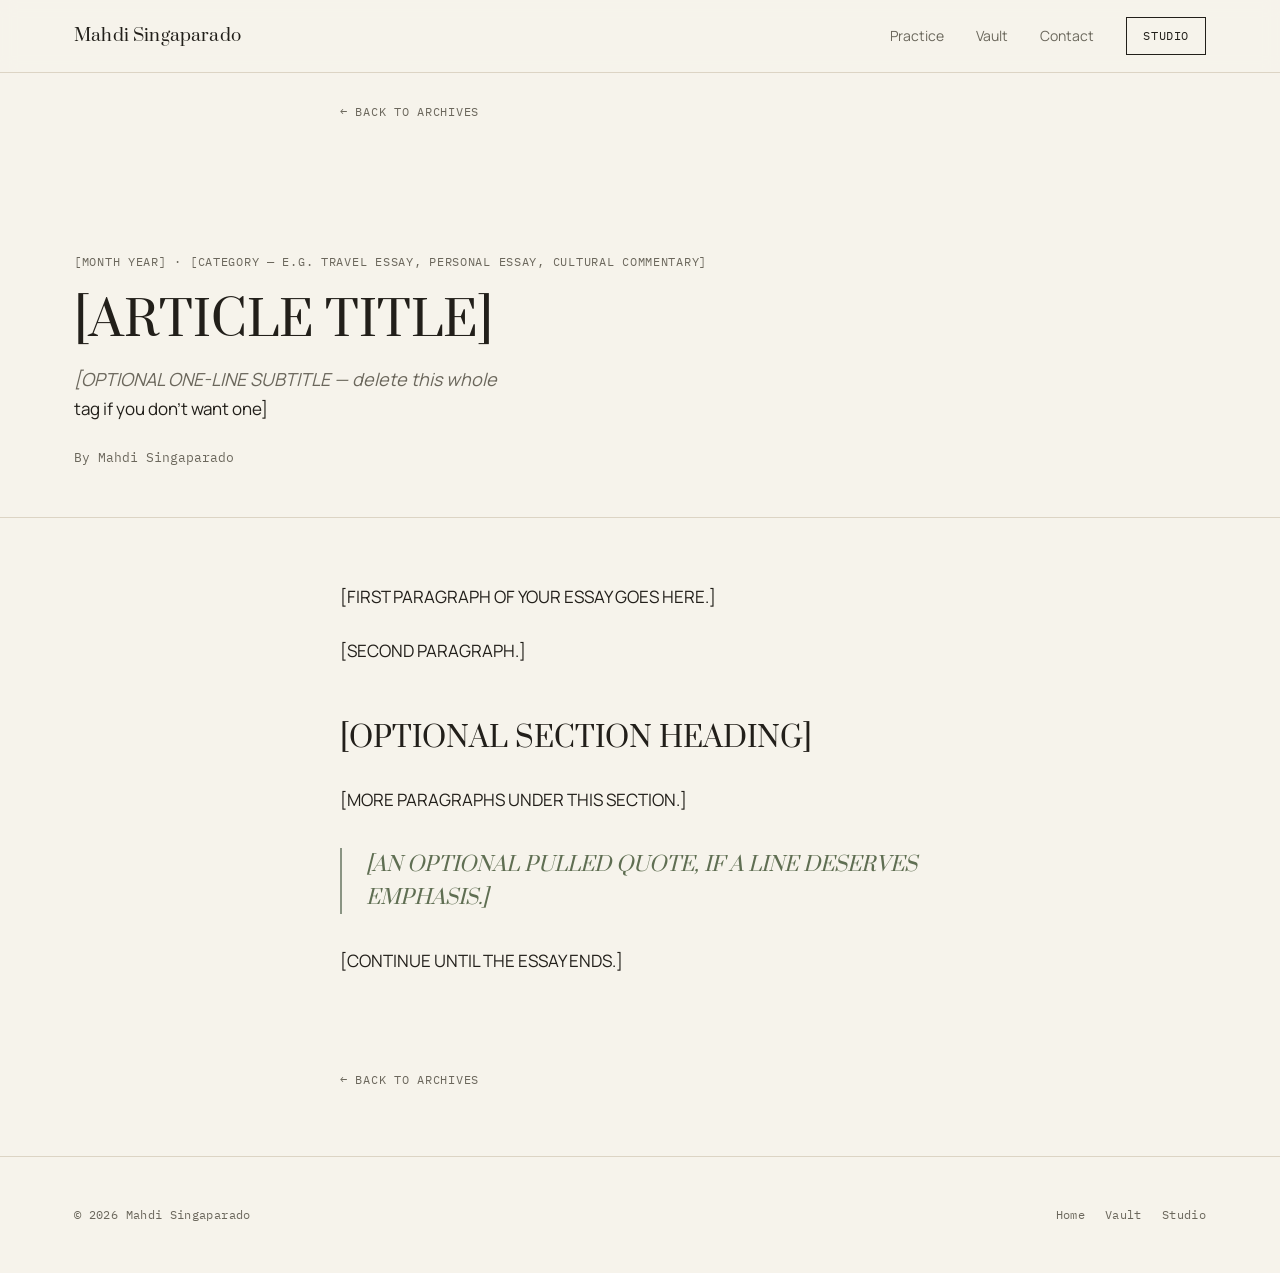
<file: TEMPLATE-new-article.html>
<!--
  ============================================================
  HOW TO PUBLISH A NEW ARTICLE — read this before editing.
  ============================================================

  STEP 1 — On GitHub, create a new file. In the filename field, type:
      archives/YOUR-ARTICLE-SLUG/index.html
  (use lowercase, hyphens instead of spaces, e.g. "my-new-essay")

  STEP 2 — Copy everything below this comment block and paste it
  as the content of that new file.

  STEP 3 — Replace every [BRACKETED PLACEHOLDER] below with your
  real content. Do not touch anything else — the CSS, header,
  and footer are already wired up correctly.

  STEP 4 — Go to archives/index.html and add ONE new <a> block
  to the top of the .feed-list (copy the pattern of the existing
  entries), pointing to your new article's URL.

  STEP 5 — Commit both files. Done. No other file needs to change.
  ============================================================
-->
<!DOCTYPE html>
<html lang="en">
<head>
<meta charset="UTF-8">
<meta name="viewport" content="width=device-width, initial-scale=1.0">
<title>[ARTICLE TITLE] — Mahdi Singaparado</title>
<meta name="description" content="[ONE SENTENCE DESCRIPTION FOR SEARCH ENGINES]">

<link rel="preconnect" href="https://fonts.googleapis.com">
<link rel="preconnect" href="https://fonts.gstatic.com" crossorigin>
<link href="https://fonts.googleapis.com/css2?family=Prata&family=Manrope:wght@400;500;600;700&family=IBM+Plex+Mono:wght@400;500&display=swap" rel="stylesheet">
<link rel="stylesheet" href="/shared/shared.css">
<link rel="stylesheet" href="/archives/archives.css">
</head>
<body>

<header>
  <nav class="container">
    <a href="/" class="nav-name">Mahdi Singaparado</a>
    <button class="nav-toggle" id="navToggle" aria-expanded="false" aria-controls="navLinks">Menu</button>
    <div class="nav-links" id="navLinks">
      <a href="/#practice">Practice</a>
      <a href="/vault">Vault</a>
      <a href="/#contact">Contact</a>
      <a href="/studio" class="nav-cta">Studio</a>
    </div>
  </nav>
</header>

<main>
  <div class="essay-nav container" style="padding-top:96px;">
    <a href="/archives">← Back to Archives</a>
  </div>

  <div class="essay-header">
    <div class="container">
      <p class="essay-meta">[MONTH YEAR] · [CATEGORY — e.g. Travel Essay, Personal Essay, Cultural Commentary]</p>
      <h1 class="essay-title">[ARTICLE TITLE]</h1>
      <p class="essay-subtitle">[OPTIONAL ONE-LINE SUBTITLE — delete this whole <p> tag if you don't want one]</p>
      <p class="essay-byline">By Mahdi Singaparado</p>
    </div>
  </div>

  <article class="essay-body container">

    <!--
      Write your essay below using these three tags only:
      <p>...</p>            for a normal paragraph
      <h2>...</h2>           for a section heading within the essay
      <blockquote>...</blockquote>   for a pulled quote line

      Add as many <p> tags as you need. Delete this example
      content and replace it with your real essay.
    -->

    <p>[FIRST PARAGRAPH OF YOUR ESSAY GOES HERE.]</p>
    <p>[SECOND PARAGRAPH.]</p>

    <h2>[OPTIONAL SECTION HEADING]</h2>
    <p>[MORE PARAGRAPHS UNDER THIS SECTION.]</p>

    <blockquote>[AN OPTIONAL PULLED QUOTE, IF A LINE DESERVES EMPHASIS.]</blockquote>

    <p>[CONTINUE UNTIL THE ESSAY ENDS.]</p>

  </article>

  <div class="essay-nav container">
    <a href="/archives">← Back to Archives</a>
  </div>
</main>

<footer>
  <div class="container footer-row">
    <span>© 2026 Mahdi Singaparado</span>
    <div class="footer-links">
      <a href="/">Home</a>
      <a href="/vault">Vault</a>
      <a href="/studio">Studio</a>
    </div>
  </div>
</footer>

<script src="/shared/shared.js"></script>
</body>
</html>
</file>
<file: shared/shared.css>
/* ============================================================
   SHARED — design tokens and components used by BOTH
   the homepage and the Studio. Never put page-specific
   layout in this file.
   ============================================================ */

:root{
  /* Base neutrals — warm paper, never stark white/black */
  --paper:#F6F3EB;
  --linen:#F1EBDF;
  --stone:#E9E3D5;
  --surface:#FFFFFF;
  --ink:#221F1A;
  --slate:#6B675C;
  --hairline:#DCD4C4;

  /* Botanical accents — restrained, used as families, never mixed in one element */
  --sage:#8A9483;
  --moss:#5F6E52;
  --clay:#B4835F;
  --bronze:#8A6D46;

  /* Tinted panels — very pale, atmospheric, not decorative blocks */
  --tint-sage:#EBEEE4;
  --tint-clay:#F2E9DC;

  --display:'Prata', serif;
  --body:'Manrope', sans-serif;
  --mono:'IBM Plex Mono', monospace;

  --container:1180px;
  --gutter:24px;
}

*{ box-sizing:border-box; margin:0; padding:0; }
html{ scroll-behavior:smooth; }

body{
  background:var(--paper);
  color:var(--ink);
  font-family:var(--body);
  font-size:17px;
  line-height:1.65;
  -webkit-font-smoothing:antialiased;
  overflow-x:hidden;
}

a{ color:inherit; text-decoration:none; }
::selection{ background:var(--sage); color:var(--surface); }

a:focus-visible,
button:focus-visible,
summary:focus-visible,
input:focus-visible,
textarea:focus-visible,
select:focus-visible{
  outline:2px solid var(--moss);
  outline-offset:3px;
}

.container{
  max-width:var(--container);
  margin:0 auto;
  padding:0 var(--gutter);
}

.eyebrow{
  font-family:var(--mono);
  font-size:12px;
  letter-spacing:0.12em;
  text-transform:uppercase;
  color:var(--slate);
}

/* ---------- Motion ---------- */
.reveal{
  opacity:0;
  transform:translateY(16px);
  transition:opacity 0.8s ease, transform 0.8s ease;
}
.reveal.is-visible{
  opacity:1;
  transform:translateY(0);
}
@media (prefers-reduced-motion: reduce){
  .reveal{ opacity:1; transform:none; transition:none; }
  html{ scroll-behavior:auto; }
}

/* ---------- Header / Nav ---------- */
header{
  position:fixed;
  top:0; left:0; right:0;
  z-index:100;
  background:rgba(246,243,235,0.92);
  backdrop-filter:blur(8px);
  border-bottom:1px solid var(--hairline);
}
nav{
  display:flex;
  align-items:center;
  justify-content:space-between;
  height:72px;
}
.nav-name{
  font-family:var(--display);
  font-size:17px;
  letter-spacing:0.01em;
}
.nav-links{
  display:flex;
  align-items:center;
  gap:32px;
  font-size:14px;
  color:var(--slate);
}
.nav-links a{ transition:color 0.2s ease; }
.nav-links a:hover{ color:var(--moss); }
.nav-cta{
  font-family:var(--mono);
  font-size:12px;
  letter-spacing:0.05em;
  text-transform:uppercase;
  color:var(--ink) !important;
  border:1px solid var(--ink);
  padding:8px 16px;
}
.nav-cta:hover{ background:var(--moss); border-color:var(--moss); color:var(--paper) !important; }

.nav-toggle{
  display:none;
  background:none;
  border:none;
  font-family:var(--mono);
  font-size:13px;
  color:var(--ink);
  cursor:pointer;
}

@media (max-width:720px){
  .nav-links{
    position:fixed;
    top:72px; left:0; right:0;
    background:var(--paper);
    border-bottom:1px solid var(--hairline);
    flex-direction:column;
    align-items:stretch;
    gap:0;
    max-height:0;
    overflow:hidden;
    transition:max-height 0.3s ease;
  }
  .nav-links.open{ max-height:360px; }
  .nav-links a{
    padding:16px var(--gutter);
    border-top:1px solid var(--hairline);
    width:100%;
  }
  .nav-cta{ border:none; text-align:left; }
  .nav-toggle{ display:block; }
}

/* ---------- Shared type / layout primitives ---------- */
section{ padding:120px 0; }
.section-head{
  display:flex;
  justify-content:space-between;
  align-items:baseline;
  gap:24px;
  margin-bottom:72px;
  border-bottom:1px solid var(--hairline);
  padding-bottom:28px;
}
.section-title{
  font-family:var(--display);
  font-size:clamp(28px, 4vw, 38px);
  font-weight:400;
}
.section-note{
  font-size:14px;
  color:var(--slate);
  max-width:32ch;
  text-align:right;
}
@media (max-width:640px){
  .section-head{ flex-direction:column; align-items:flex-start; }
  .section-note{ text-align:left; }
}

.group-header{
  margin:64px 0 32px;
  padding-bottom:16px;
  border-bottom:1px solid var(--hairline);
}
.group-header:first-child{ margin-top:0; }
.group-title{
  font-family:var(--display);
  font-size:22px;
  margin-bottom:8px;
}
.group-note{
  font-family:var(--body);
  font-style:italic;
  color:var(--slate);
  font-size:15px;
  max-width:56ch;
}

.chip{
  display:inline-flex;
  align-items:center;
  gap:6px;
  font-family:var(--mono);
  font-size:11px;
  letter-spacing:0.06em;
  text-transform:uppercase;
  color:var(--slate);
  border:1px solid var(--hairline);
  padding:4px 10px;
}

/* Prose blocks used by both document types */
.copy-block{ margin-bottom:24px; }
.copy-block:last-child{ margin-bottom:0; }
.copy-label{
  font-family:var(--mono);
  font-size:11px;
  letter-spacing:0.06em;
  text-transform:uppercase;
  color:var(--slate);
  margin-bottom:8px;
}
.copy-text{
  font-size:15.5px;
  color:var(--ink);
  line-height:1.75;
  max-width:64ch;
}
.copy-text + .copy-text{ margin-top:14px; }
.copy-display{
  font-family:var(--display);
  font-size:clamp(18px,2.2vw,22px);
  line-height:1.5;
  max-width:52ch;
  color:var(--ink);
}
.tagline-list{ display:flex; flex-direction:column; gap:6px; }
.tagline-list span{
  font-family:var(--display);
  font-style:italic;
  font-size:16px;
  color:var(--ink);
}
.spec-grid{ display:flex; flex-direction:column; gap:20px; }
.spec-row{ max-width:64ch; }
.spec-row .copy-label{ margin-bottom:6px; }

/* ---------- Footer ---------- */
footer{ padding:48px 0; border-top:1px solid var(--hairline); }
.footer-row{
  display:flex;
  justify-content:space-between;
  align-items:center;
  flex-wrap:wrap;
  gap:12px;
  font-family:var(--mono);
  font-size:12px;
  color:var(--slate);
  letter-spacing:0.03em;
}
.footer-links{ display:flex; gap:20px; }
.footer-links a:hover{ color:var(--moss); }
</file>
<file: home.css>
/* ============================================================
   HOME — homepage-only styles. Never referenced by Studio.
   Depends on shared/shared.css being loaded first.
   ============================================================ */

/* ---------- Hero ---------- */
.hero{
  padding:180px 0 120px;
  border-bottom:1px solid var(--hairline);
}
.hero-eyebrow{ margin-bottom:28px; }
h1{
  font-family:var(--display);
  font-weight:400;
  font-size:clamp(36px, 6vw, 64px);
  line-height:1.15;
  letter-spacing:-0.01em;
  max-width:16ch;
}
.hero-sub{
  margin-top:28px;
  max-width:48ch;
  font-size:19px;
  color:var(--slate);
}
.hero-cta{
  display:inline-flex;
  align-items:center;
  gap:8px;
  margin-top:44px;
  font-family:var(--mono);
  font-size:13px;
  letter-spacing:0.06em;
  text-transform:uppercase;
  color:var(--ink);
  border-bottom:1px solid var(--ink);
  padding-bottom:6px;
  transition:color 0.2s ease, border-color 0.2s ease, gap 0.2s ease;
}
.hero-cta:hover{
  color:var(--moss);
  border-color:var(--moss);
  gap:12px;
}

/* ---------- Practice — given a whisper of sage, not stark white ---------- */
.practice{
  background:var(--tint-sage);
  border-bottom:1px solid var(--hairline);
}
.practice-text{
  font-family:var(--display);
  font-size:clamp(22px, 3vw, 30px);
  line-height:1.55;
  max-width:40ch;
}
.practice-text em{ font-style:italic; color:var(--moss); }
.practice-list{
  margin-top:48px;
  display:grid;
  grid-template-columns:repeat(3, 1fr);
  gap:32px;
}
@media (max-width:800px){
  .practice-list{ grid-template-columns:1fr; }
}
.practice-item .eyebrow{ margin-bottom:10px; }
.practice-item p{ color:var(--slate); font-size:15px; }

/* ---------- Archive entries (Work section) ---------- */
.archive-list{ display:flex; flex-direction:column; }
.archive-entry{
  border-bottom:1px solid var(--hairline);
  transition:border-color 0.2s ease;
}
.archive-entry summary{ list-style:none; cursor:pointer; }
.archive-entry summary::-webkit-details-marker{ display:none; }
.archive-card{
  padding:44px 4px 44px 20px;
  border-left:2px solid transparent;
  transition:border-color 0.25s ease, background 0.25s ease;
}
.archive-entry:hover .archive-card{
  border-left-color:var(--sage);
  background:rgba(138,148,131,0.05);
}
.archive-card-meta{
  display:flex;
  justify-content:space-between;
  align-items:center;
  gap:12px;
  flex-wrap:wrap;
  margin-bottom:18px;
}
.archive-index{
  font-family:var(--mono);
  font-size:12px;
  color:var(--bronze);
  letter-spacing:0.05em;
}
.archive-name{
  font-family:var(--display);
  font-size:clamp(24px,3.2vw,30px);
  margin-bottom:12px;
}
.archive-oneline{
  color:var(--slate);
  font-size:15.5px;
  max-width:60ch;
  margin-bottom:20px;
}
.archive-cue{
  font-family:var(--mono);
  font-size:12px;
  letter-spacing:0.06em;
  text-transform:uppercase;
  color:var(--moss);
}
.archive-entry:not([open]) .cue-close{ display:none; }
.archive-entry[open] .cue-open{ display:none; }

.archive-document{
  padding:8px 4px 48px 20px;
  border-top:1px solid var(--hairline);
  border-left:2px solid var(--sage);
  animation:archiveOpen 0.35s ease;
}
@keyframes archiveOpen{
  from{ opacity:0; transform:translateY(-6px); }
  to{ opacity:1; transform:translateY(0); }
}
.archive-document-label{
  font-family:var(--mono);
  font-size:11px;
  letter-spacing:0.08em;
  text-transform:uppercase;
  color:var(--bronze);
  margin:28px 0 24px;
}
.work-quote{
  font-family:var(--display);
  font-style:italic;
  font-size:clamp(22px, 3vw, 30px);
  line-height:1.35;
  max-width:26ch;
  color:var(--ink);
  margin-bottom:8px;
}

/* ---------- Research & Independent Practice ---------- */
.research-intro{
  font-family:var(--display);
  font-style:italic;
  font-size:clamp(18px,2.4vw,22px);
  line-height:1.5;
  color:var(--slate);
  max-width:56ch;
  margin-bottom:56px;
}
.research-grid{
  display:grid;
  grid-template-columns:repeat(2, 1fr);
  gap:1px;
  background:var(--hairline);
  border:1px solid var(--hairline);
}
@media (max-width:640px){
  .research-grid{ grid-template-columns:1fr; }
}
.research-item{
  background:var(--surface);
  padding:28px 24px;
  display:flex;
  flex-direction:column;
  gap:6px;
  transition:background 0.2s ease;
}
.research-item:hover{ background:var(--tint-sage); }
.research-name{ font-family:var(--display); font-size:18px; }
.research-tag{
  font-family:var(--mono);
  font-size:11px;
  letter-spacing:0.06em;
  text-transform:uppercase;
  color:var(--slate);
}

/* ---------- Studio link-out band — kept black, unchanged ---------- */
.studio-band{ background:var(--ink); color:var(--paper); }
.studio-band .section-title{ color:var(--paper); }
.studio-band .section-note{ color:#B9B5AC; }
.studio-band-body{
  display:flex;
  justify-content:space-between;
  align-items:center;
  flex-wrap:wrap;
  gap:24px;
}
.studio-band-body p{ max-width:52ch; color:#CFCBC2; }
.studio-band-cta{
  font-family:var(--mono);
  font-size:13px;
  letter-spacing:0.06em;
  text-transform:uppercase;
  color:var(--paper);
  border:1px solid var(--paper);
  padding:14px 24px;
  white-space:nowrap;
  transition:background 0.2s ease, color 0.2s ease;
}
.studio-band-cta:hover{ background:var(--paper); color:var(--ink); }

/* ---------- About + Contact ---------- */
.about-contact{
  display:grid;
  grid-template-columns:1fr 1fr;
  gap:80px;
}
@media (max-width:800px){
  .about-contact{ grid-template-columns:1fr; gap:56px; }
}
.about-text{ color:var(--slate); max-width:46ch; }
.about-text p{ margin-bottom:16px; }

.contact-list{
  display:flex;
  flex-direction:column;
  gap:18px;
  margin-top:8px;
}
.contact-row{
  display:flex;
  justify-content:space-between;
  align-items:baseline;
  border-bottom:1px solid var(--hairline);
  padding-bottom:14px;
}
.contact-label{
  font-family:var(--mono);
  font-size:12px;
  letter-spacing:0.05em;
  text-transform:uppercase;
  color:var(--slate);
}
/* ---------- Work & Archives previews (homepage) ---------- */
.preview-grid{
  display:grid;
  grid-template-columns:repeat(3, 1fr);
  gap:1px;
  background:var(--hairline);
  border:1px solid var(--hairline);
}
@media (max-width:800px){
  .preview-grid{ grid-template-columns:1fr; }
}
.preview-card{
  background:var(--surface);
  padding:32px 28px;
  display:flex;
  flex-direction:column;
  gap:14px;
  transition:background 0.2s ease;
}
.preview-card:hover{ background:var(--tint-sage); }
.preview-card .chip{ align-self:flex-start; }
.preview-name{ font-family:var(--display); font-size:20px; }
.preview-line{ color:var(--slate); font-size:14.5px; line-height:1.6; }

.preview-link-out{
  display:inline-block;
  margin-top:40px;
  font-family:var(--mono);
  font-size:12px;
  letter-spacing:0.06em;
  text-transform:uppercase;
  color:var(--ink);
  border-bottom:1px solid var(--ink);
  padding-bottom:5px;
  transition:color 0.2s ease, border-color 0.2s ease;
}
.preview-link-out:hover{ color:var(--moss); border-color:var(--moss); }

.tint-stone{ background:var(--stone); }

.archives-preview-list{
  display:flex;
  flex-direction:column;
}
.archives-preview-item{
  display:block;
  padding:32px 0;
  border-bottom:1px solid var(--hairline);
  transition:opacity 0.2s ease;
}
.archives-preview-item:first-child{ padding-top:0; }
.archives-preview-item:hover{ opacity:0.7; }
.archives-preview-title{
  font-family:var(--display);
  font-size:clamp(20px,2.6vw,26px);
  margin:10px 0 12px;
  max-width:26ch;
}
.archives-preview-excerpt{
  color:var(--slate);
  font-size:15px;
  max-width:60ch;
  font-style:italic;
}
</file>
<file: studio/studio.css>
/* ============================================================
   STUDIO REFACTORED — Editorial Minimalism with Museum Atmosphere
   Architecture: Hairline dividers, structural spacing, metadata
   framing, hierarchy through layout not decoration.
   ============================================================ */

/* ---------- View switching (SPA behavior) ---------- */
.studio-view { display: none; }
.studio-view.active { display: block; }

/* ---------- Sub-nav tabs (Overview / Applied / Foundational) ---------- */
.studio-subnav {
  position: sticky;
  top: 72px;
  z-index: 90;
  background: var(--paper);
  border-bottom: 1px solid var(--hairline);
  backdrop-filter: none;
}

.studio-subnav-inner {
  display: flex;
  gap: 48px;
  height: 56px;
  align-items: center;
  overflow-x: auto;
  padding: 0;
}

.studio-tab {
  font-family: var(--mono);
  font-size: 11px;
  letter-spacing: 0.08em;
  text-transform: uppercase;
  color: var(--slate);
  white-space: nowrap;
  padding: 0;
  border-bottom: 1px solid transparent;
  transition: color 0.2s ease, border-color 0.2s ease;
}

.studio-tab:hover { color: var(--ink); }

.studio-tab.is-current {
  color: var(--ink);
  border-bottom: 1px solid var(--ink);
}

/* ========== STUDIO HOME VIEW ========== */

.studio-hero {
  padding: 80px 0 120px;
  border-bottom: 1px solid var(--hairline);
}

.studio-hero h1 {
  font-family: var(--display);
  font-weight: 400;
  font-size: clamp(36px, 6vw, 56px);
  line-height: 1.15;
  max-width: 16ch;
  margin-top: 32px;
  letter-spacing: -0.02em;
}

.studio-hero-body {
  margin-top: 48px;
  max-width: 66ch;
}

.studio-hero-body p {
  font-size: 17px;
  color: var(--slate);
  line-height: 1.75;
  margin-bottom: 24px;
}

.studio-hero-body p:last-child { margin-bottom: 0; }

/* ---------- Panel Grid: Two-column structure, editorial treatment ---------- */

.panel-grid {
  display: grid;
  grid-template-columns: 1fr 1fr;
  gap: 0;
  background: transparent;
  border: none;
  margin-top: 120px;
}

@media (max-width: 800px) {
  .panel-grid { grid-template-columns: 1fr; gap: 0; }
}

.panel {
  padding: 56px 0;
  display: flex;
  flex-direction: column;
  background: transparent;
  border: none;
  border-right: 1px solid var(--hairline);
}

.panel:last-child {
  border-right: none;
}

@media (max-width: 800px) {
  .panel {
    border-right: none;
    border-bottom: 1px solid var(--hairline);
    padding: 56px 0;
  }
  .panel:last-child {
    border-bottom: none;
  }
}

.panel-label {
  font-family: var(--mono);
  font-size: 10px;
  letter-spacing: 0.1em;
  text-transform: uppercase;
  color: var(--slate);
  margin-bottom: 20px;
  opacity: 0.7;
}

.panel-name {
  font-family: var(--display);
  font-size: clamp(28px, 4vw, 36px);
  line-height: 1.1;
  margin-bottom: 28px;
  font-weight: 400;
}

.panel p {
  color: var(--ink);
  font-size: 16px;
  line-height: 1.8;
  margin-bottom: 24px;
}

.panel-capabilities {
  font-family: var(--mono);
  font-size: 11px;
  letter-spacing: 0.05em;
  color: var(--slate);
  margin-bottom: 40px;
  line-height: 1.8;
  text-transform: uppercase;
  opacity: 0.75;
}

.panel-link {
  font-family: var(--mono);
  font-size: 11px;
  letter-spacing: 0.06em;
  text-transform: uppercase;
  align-self: flex-start;
  color: var(--ink);
  padding-bottom: 8px;
  border-bottom: 1px solid var(--ink);
  transition: opacity 0.2s ease, color 0.2s ease;
}

.panel-link:hover {
  opacity: 0.65;
}

/* ---------- Bespoke Engagement Section ---------- */

.bespoke-card {
  border-top: 1px solid var(--hairline);
  border-bottom: 1px solid var(--hairline);
  padding: 80px 0;
  margin-top: 120px;
}

.bespoke-card p.eyebrow {
  margin-bottom: 24px;
}

.bespoke-card h2 {
  font-family: var(--display);
  font-weight: 400;
  font-size: clamp(28px, 4vw, 40px);
  line-height: 1.2;
  margin: 0 0 32px;
  max-width: 18ch;
}

.bespoke-card p {
  color: var(--slate);
  font-size: 16px;
  line-height: 1.8;
  max-width: 64ch;
  margin-bottom: 40px;
}

.bespoke-button {
  display: inline-block;
  font-family: var(--mono);
  font-size: 11px;
  letter-spacing: 0.08em;
  text-transform: uppercase;
  color: var(--ink);
  background: transparent;
  border: 1px solid var(--ink);
  padding: 16px 28px;
  transition: all 0.2s ease;
}

.bespoke-button:hover {
  background: var(--ink);
  color: var(--paper);
}

/* ---------- Studio Closing Section ---------- */

.studio-closing {
  margin-top: 120px;
  padding-top: 80px;
  border-top: 1px solid var(--hairline);
  text-align: left;
}

.studio-closing p {
  font-family: var(--display);
  font-size: clamp(20px, 3vw, 26px);
  line-height: 1.4;
  color: var(--ink);
  max-width: 56ch;
  margin-bottom: 48px;
  font-weight: 400;
}

.studio-closing-links {
  display: flex;
  gap: 32px;
  flex-wrap: wrap;
}

.studio-closing-links a {
  font-family: var(--mono);
  font-size: 11px;
  letter-spacing: 0.08em;
  text-transform: uppercase;
  color: var(--ink);
  border-bottom: 1px solid var(--ink);
  padding-bottom: 6px;
  transition: color 0.2s ease, border-color 0.2s ease;
}

.studio-closing-links a:hover {
  color: var(--slate);
  border-color: var(--slate);
}

/* ========== APPLIED / FOUNDATIONAL DETAIL VIEWS ========== */

.view-header {
  padding: 80px 0 0;
  border-bottom: 1px solid var(--hairline);
  margin-bottom: 120px;
  padding-bottom: 80px;
}

.view-header h1 {
  font-family: var(--display);
  font-weight: 400;
  font-size: clamp(36px, 5vw, 50px);
  line-height: 1.1;
  max-width: 18ch;
  margin-top: 28px;
  letter-spacing: -0.02em;
}

.view-intro {
  margin-top: 48px;
  max-width: 68ch;
}

.view-intro p {
  font-size: 17px;
  color: var(--slate);
  line-height: 1.75;
  margin-bottom: 20px;
}

/* ---------- Service Blocks: Exhibition-style entries ---------- */

.service-block {
  padding: 80px 0;
  border-bottom: 1px solid var(--hairline);
  margin-bottom: 80px;
  display: block;
}

.service-block:last-of-type {
  border-bottom: none;
  margin-bottom: 0;
}

/* Metadata header for each service */
.service-block::before {
  content: attr(data-service-meta);
  display: block;
  font-family: var(--mono);
  font-size: 9px;
  letter-spacing: 0.12em;
  text-transform: uppercase;
  color: var(--slate);
  margin-bottom: 32px;
  opacity: 0.6;
}

.service-index {
  font-family: var(--display);
  font-size: clamp(40px, 5vw, 56px);
  line-height: 1;
  margin-bottom: 32px;
  opacity: 0.3;
}

.service-name {
  font-family: var(--display);
  font-size: clamp(28px, 4vw, 36px);
  line-height: 1.15;
  margin-bottom: 32px;
  font-weight: 400;
  max-width: 20ch;
}

.service-block p {
  font-size: 16px;
  color: var(--ink);
  line-height: 1.8;
  max-width: 68ch;
  margin-bottom: 32px;
}

/* Service deliverables: structured metadata grid instead of bullets */
.service-deliverables {
  list-style: none;
  margin: 40px 0;
  padding: 0;
  display: grid;
  grid-template-columns: 1fr;
  gap: 20px;
  border-top: 1px solid var(--hairline);
  padding-top: 32px;
  margin-bottom: 40px;
}

.service-deliverables li {
  position: relative;
  padding-left: 0;
  font-size: 15px;
  color: var(--ink);
  line-height: 1.7;
  max-width: 64ch;
}

.service-deliverables li::before {
  content: "";
  display: none;
}

.service-deliverables strong {
  font-weight: 600;
  display: block;
  margin-bottom: 6px;
}

/* Service footer: price + CTA aligned cleanly */
.service-footer {
  display: grid;
  grid-template-columns: 1fr auto;
  gap: 32px;
  align-items: flex-start;
  padding-top: 32px;
  border-top: 1px solid var(--hairline);
}

.service-price {
  font-family: var(--mono);
  font-size: 11px;
  letter-spacing: 0.05em;
  color: var(--slate);
  text-transform: uppercase;
  line-height: 1.6;
}

.service-cta {
  font-family: var(--mono);
  font-size: 11px;
  letter-spacing: 0.08em;
  text-transform: uppercase;
  color: var(--ink);
  border: 1px solid var(--ink);
  padding: 14px 24px;
  white-space: nowrap;
  transition: all 0.2s ease;
  background: transparent;
}

.service-cta:hover {
  background: var(--ink);
  color: var(--paper);
}

/* Engagement note at end of each view */
.engagement-note {
  margin-top: 120px;
  padding-top: 80px;
  border-top: 1px solid var(--hairline);
}

.engagement-note p {
  font-size: 16px;
  color: var(--slate);
  line-height: 1.8;
  max-width: 68ch;
}

/* ========== INTAKE FORMS ========== */

.form-hero {
  padding: 160px 0 80px;
  border-bottom: 1px solid var(--hairline);
}

.form-hero .eyebrow {
  margin-bottom: 24px;
}

.form-hero h1 {
  font-family: var(--display);
  font-weight: 400;
  font-size: clamp(32px, 4vw, 44px);
  max-width: 18ch;
}

.form-hero p {
  margin-top: 32px;
  max-width: 60ch;
  color: var(--slate);
  font-size: 16px;
  line-height: 1.75;
}

.form-back {
  display: inline-block;
  margin-bottom: 48px;
  font-family: var(--mono);
  font-size: 11px;
  letter-spacing: 0.08em;
  text-transform: uppercase;
  color: var(--slate);
  transition: color 0.2s ease;
}

.form-back:hover {
  color: var(--ink);
}

.intake-form {
  max-width: 640px;
  margin: 0;
  display: flex;
  flex-direction: column;
  gap: 32px;
  padding: 80px 0;
}

.field {
  display: flex;
  flex-direction: column;
  gap: 12px;
}

.field label {
  font-family: var(--mono);
  font-size: 10px;
  letter-spacing: 0.08em;
  text-transform: uppercase;
  color: var(--slate);
}

.field input,
.field textarea,
.field select {
  font-family: var(--body);
  font-size: 15px;
  color: var(--ink);
  background: var(--surface);
  border: 1px solid var(--hairline);
  padding: 16px 18px;
  width: 100%;
  line-height: 1.6;
}

.field textarea {
  resize: vertical;
  min-height: 140px;
}

.field input:focus,
.field textarea:focus,
.field select:focus {
  outline: none;
  border-color: var(--ink);
  box-shadow: none;
}

.field-row {
  display: grid;
  grid-template-columns: 1fr 1fr;
  gap: 32px;
}

@media (max-width: 600px) {
  .field-row { grid-template-columns: 1fr; }
}

.submit-btn {
  font-family: var(--mono);
  font-size: 11px;
  letter-spacing: 0.08em;
  text-transform: uppercase;
  color: var(--paper);
  background: var(--ink);
  border: 1px solid var(--ink);
  padding: 16px 28px;
  cursor: pointer;
  align-self: flex-start;
  transition: all 0.2s ease;
  margin-top: 24px;
}

.submit-btn:hover {
  background: transparent;
  color: var(--ink);
}

.form-note {
  margin-top: 32px;
  font-size: 13px;
  color: var(--slate);
  line-height: 1.7;
}
</file>
<file: archives/archives.css>
/* ============================================================
   ARCHIVES — self-contained. Never touches home.css or studio.css.
   Depends only on shared/shared.css.
   Used by both the listing page and every individual article.
   ============================================================ */

.archives-hero{
  padding:64px 0 80px;
  border-bottom:1px solid var(--hairline);
  background:var(--stone);
}
.archives-hero h1{
  font-family:var(--display);
  font-weight:400;
  font-size:clamp(32px,5vw,48px);
  margin-top:24px;
}
.archives-hero p{
  margin-top:20px;
  max-width:60ch;
  color:var(--slate);
  font-size:17px;
  line-height:1.75;
}

/* ---------- Literary feed (listing page) ---------- */
.feed-list{ display:flex; flex-direction:column; }
.feed-item{
  display:block;
  padding:48px 0;
  border-bottom:1px solid var(--hairline);
  transition:opacity 0.2s ease;
}
.feed-item:first-child{ padding-top:0; }
.feed-item:hover{ opacity:0.7; }
.feed-meta{
  font-family:var(--mono);
  font-size:12px;
  letter-spacing:0.06em;
  text-transform:uppercase;
  color:var(--slate);
}
.feed-title{
  font-family:var(--display);
  font-size:clamp(24px,3.4vw,34px);
  margin:14px 0 16px;
  max-width:22ch;
  color:var(--ink);
}
.feed-excerpt{
  color:var(--slate);
  font-size:16px;
  max-width:62ch;
  line-height:1.7;
}

/* ---------- Essay canvas (individual article pages) ---------- */
.essay-header{
  padding:64px 0 48px;
  border-bottom:1px solid var(--hairline);
}
.essay-meta{
  font-family:var(--mono);
  font-size:12px;
  letter-spacing:0.06em;
  text-transform:uppercase;
  color:var(--slate);
}
.essay-title{
  font-family:var(--display);
  font-weight:400;
  font-size:clamp(30px,5vw,48px);
  line-height:1.2;
  margin:20px 0 16px;
  max-width:20ch;
}
.essay-subtitle{
  font-style:italic;
  color:var(--slate);
  font-size:18px;
  max-width:56ch;
}
.essay-byline{
  margin-top:24px;
  font-family:var(--mono);
  font-size:13px;
  color:var(--slate);
}

.essay-body{
  max-width:60ch;
  margin:0 auto;
  padding:64px 0;
}
.essay-body p{
  font-size:17px;
  line-height:1.8;
  color:var(--ink);
  margin-bottom:24px;
}
.essay-body h2{
  font-family:var(--display);
  font-weight:400;
  font-size:clamp(22px,3vw,28px);
  margin:48px 0 24px;
}
.essay-body blockquote{
  font-family:var(--display);
  font-style:italic;
  font-size:20px;
  color:var(--moss);
  border-left:2px solid var(--sage);
  padding-left:24px;
  margin:32px 0;
}

.essay-nav{
  padding:0 0 64px;
  max-width:60ch;
  margin:0 auto;
}
.essay-nav a{
  font-family:var(--mono);
  font-size:12px;
  letter-spacing:0.06em;
  text-transform:uppercase;
  color:var(--slate);
}
.essay-nav a:hover{ color:var(--moss); }
</file>
